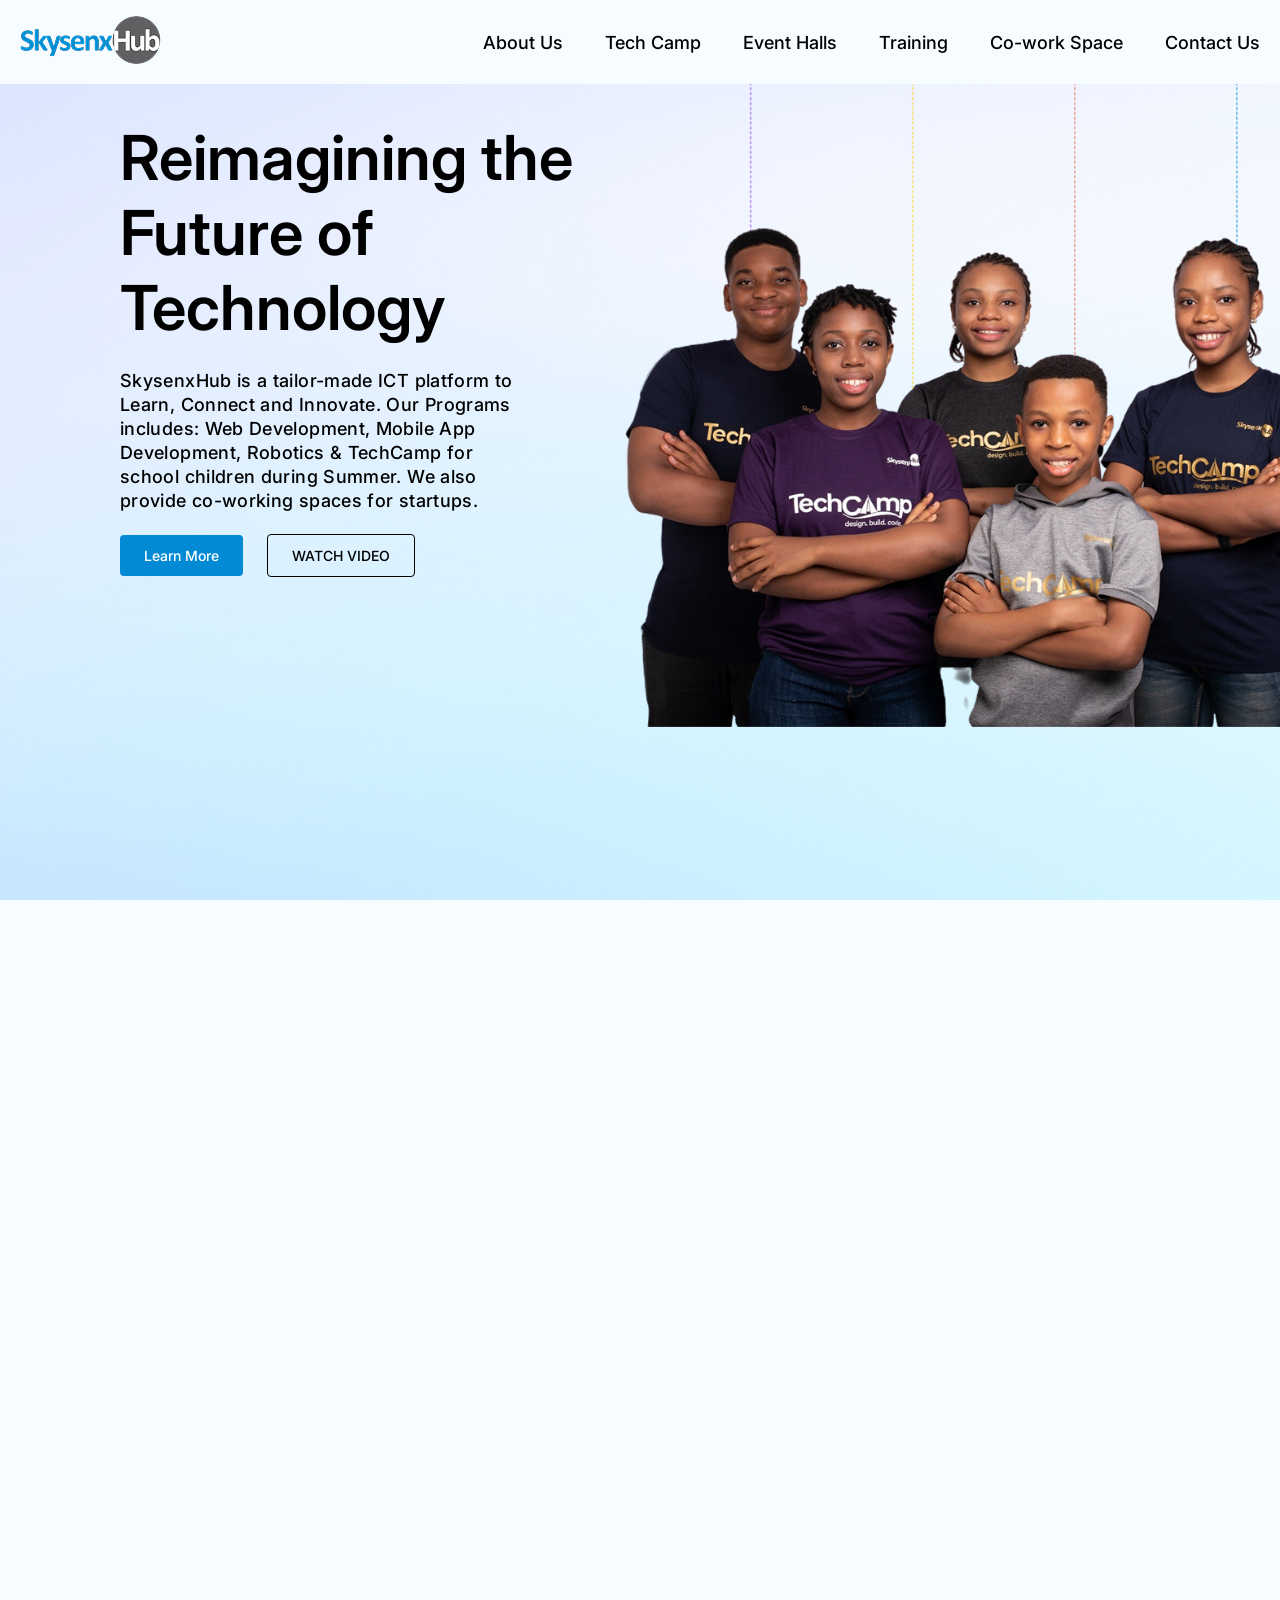
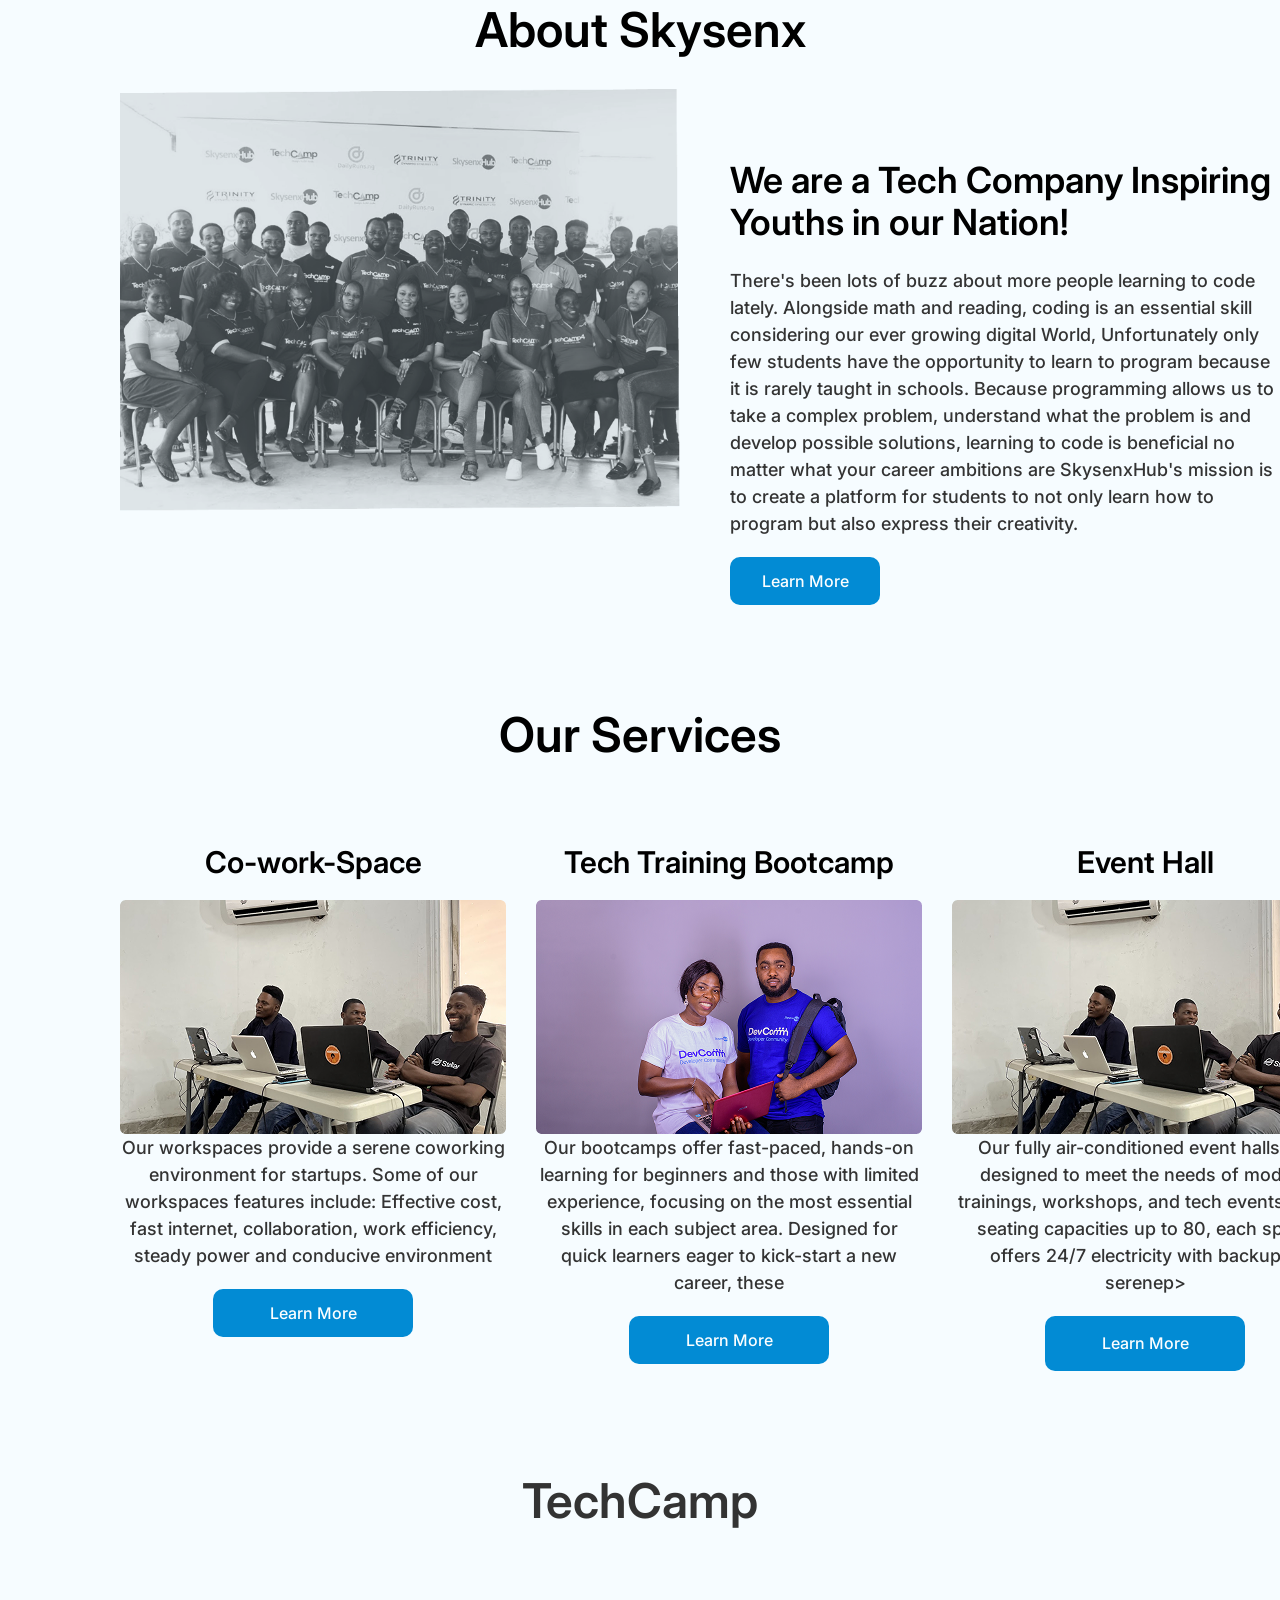
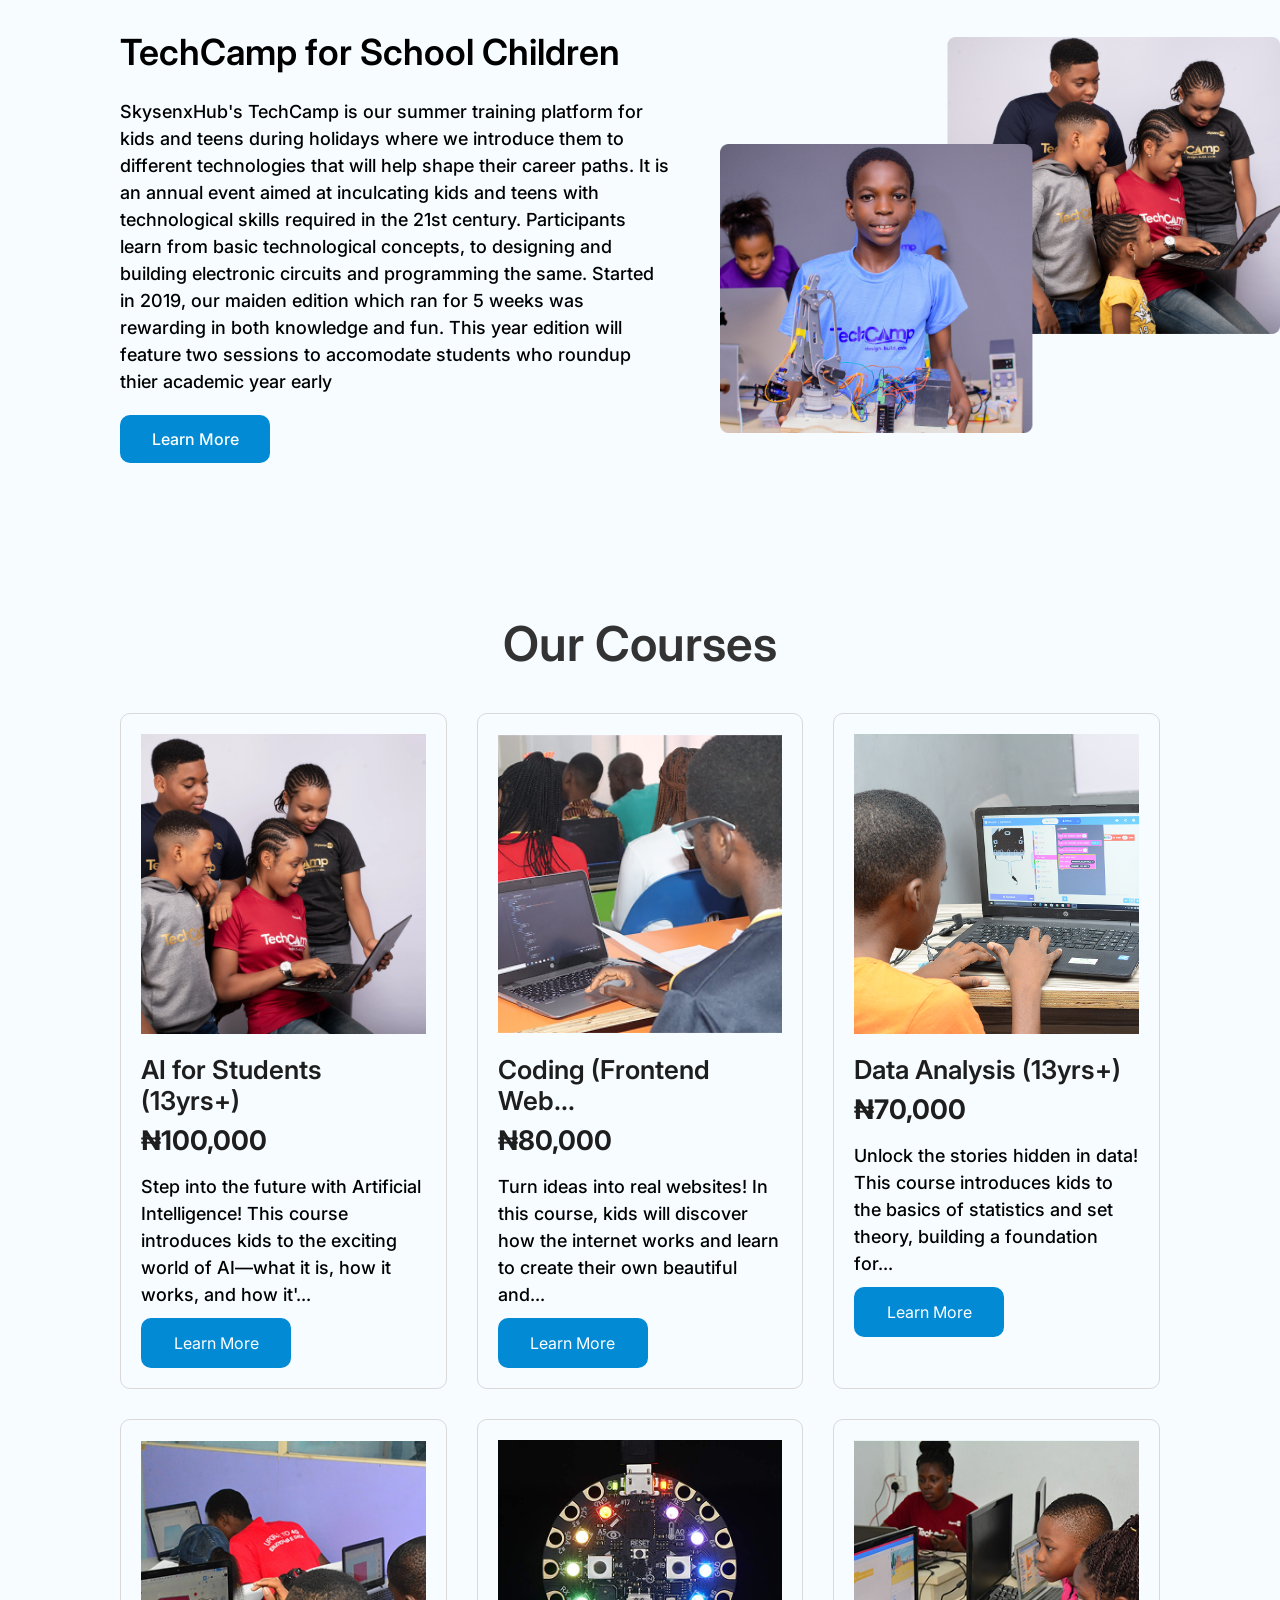
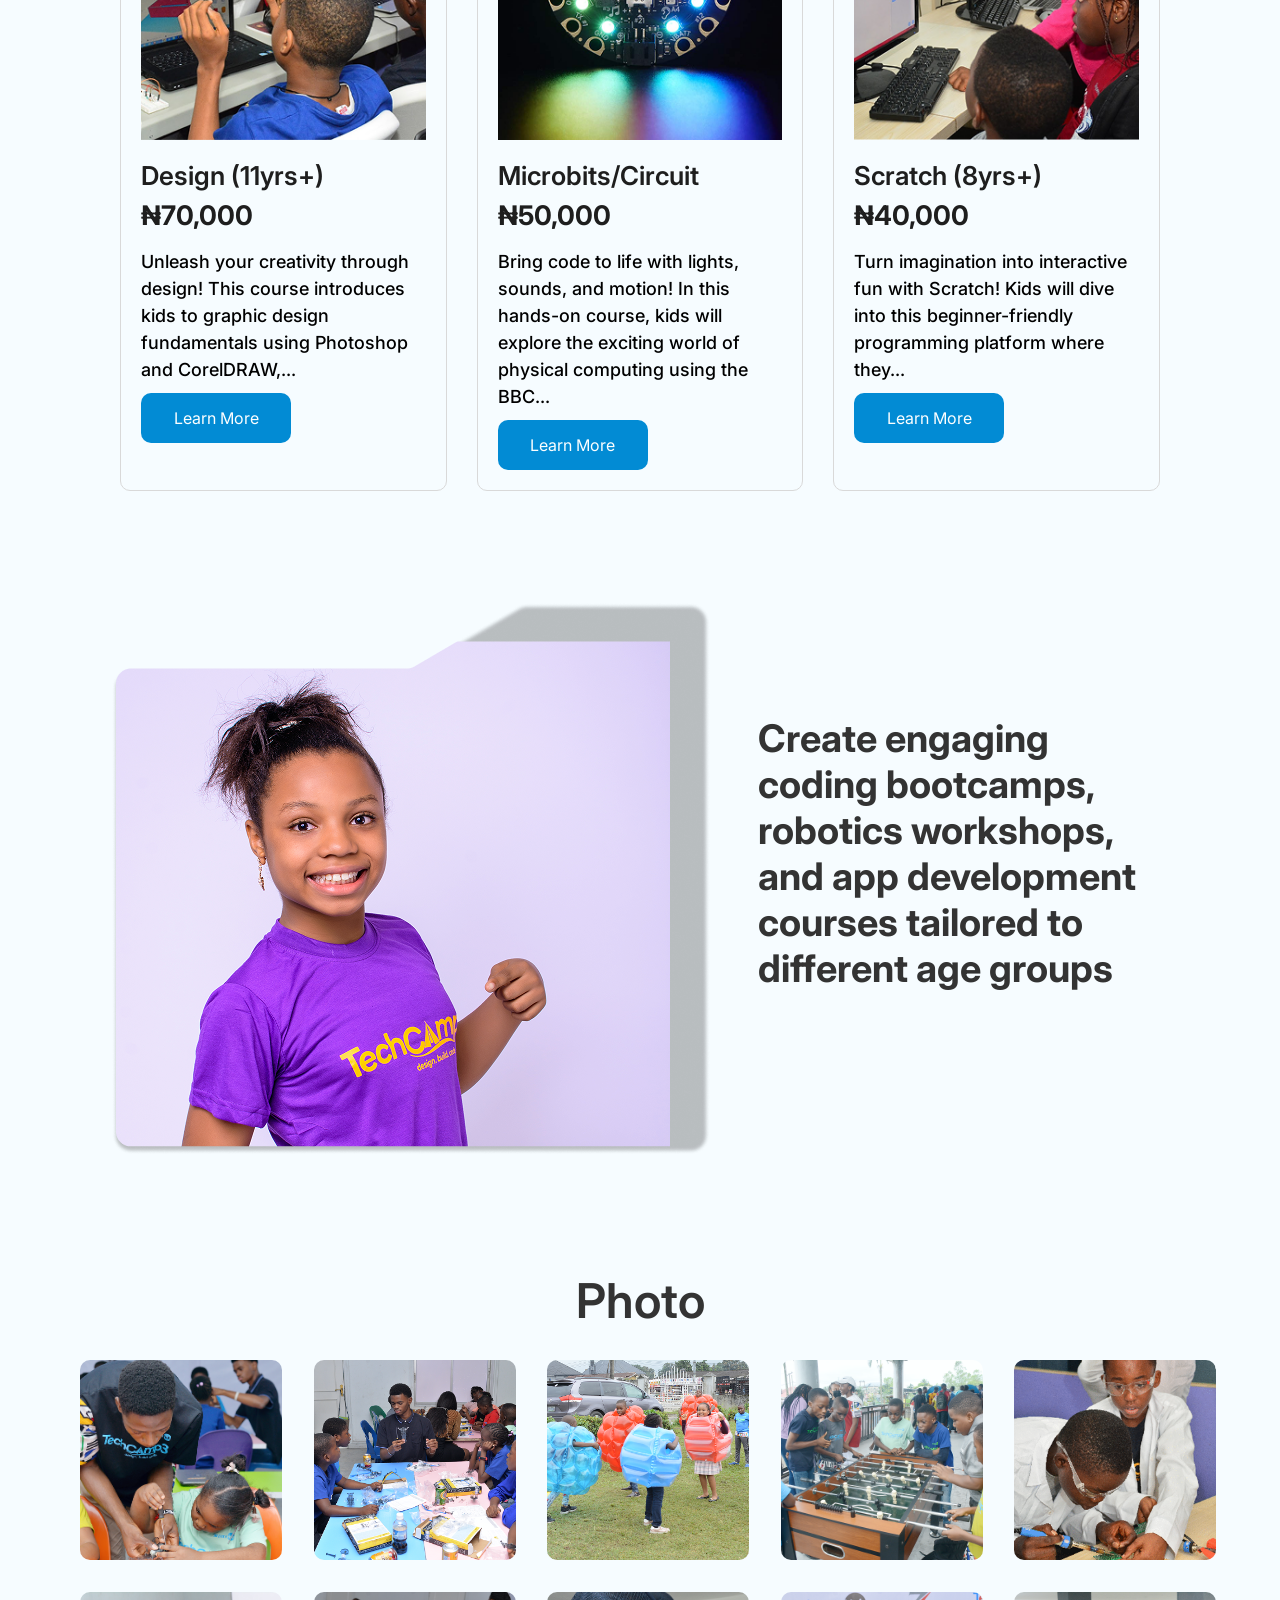
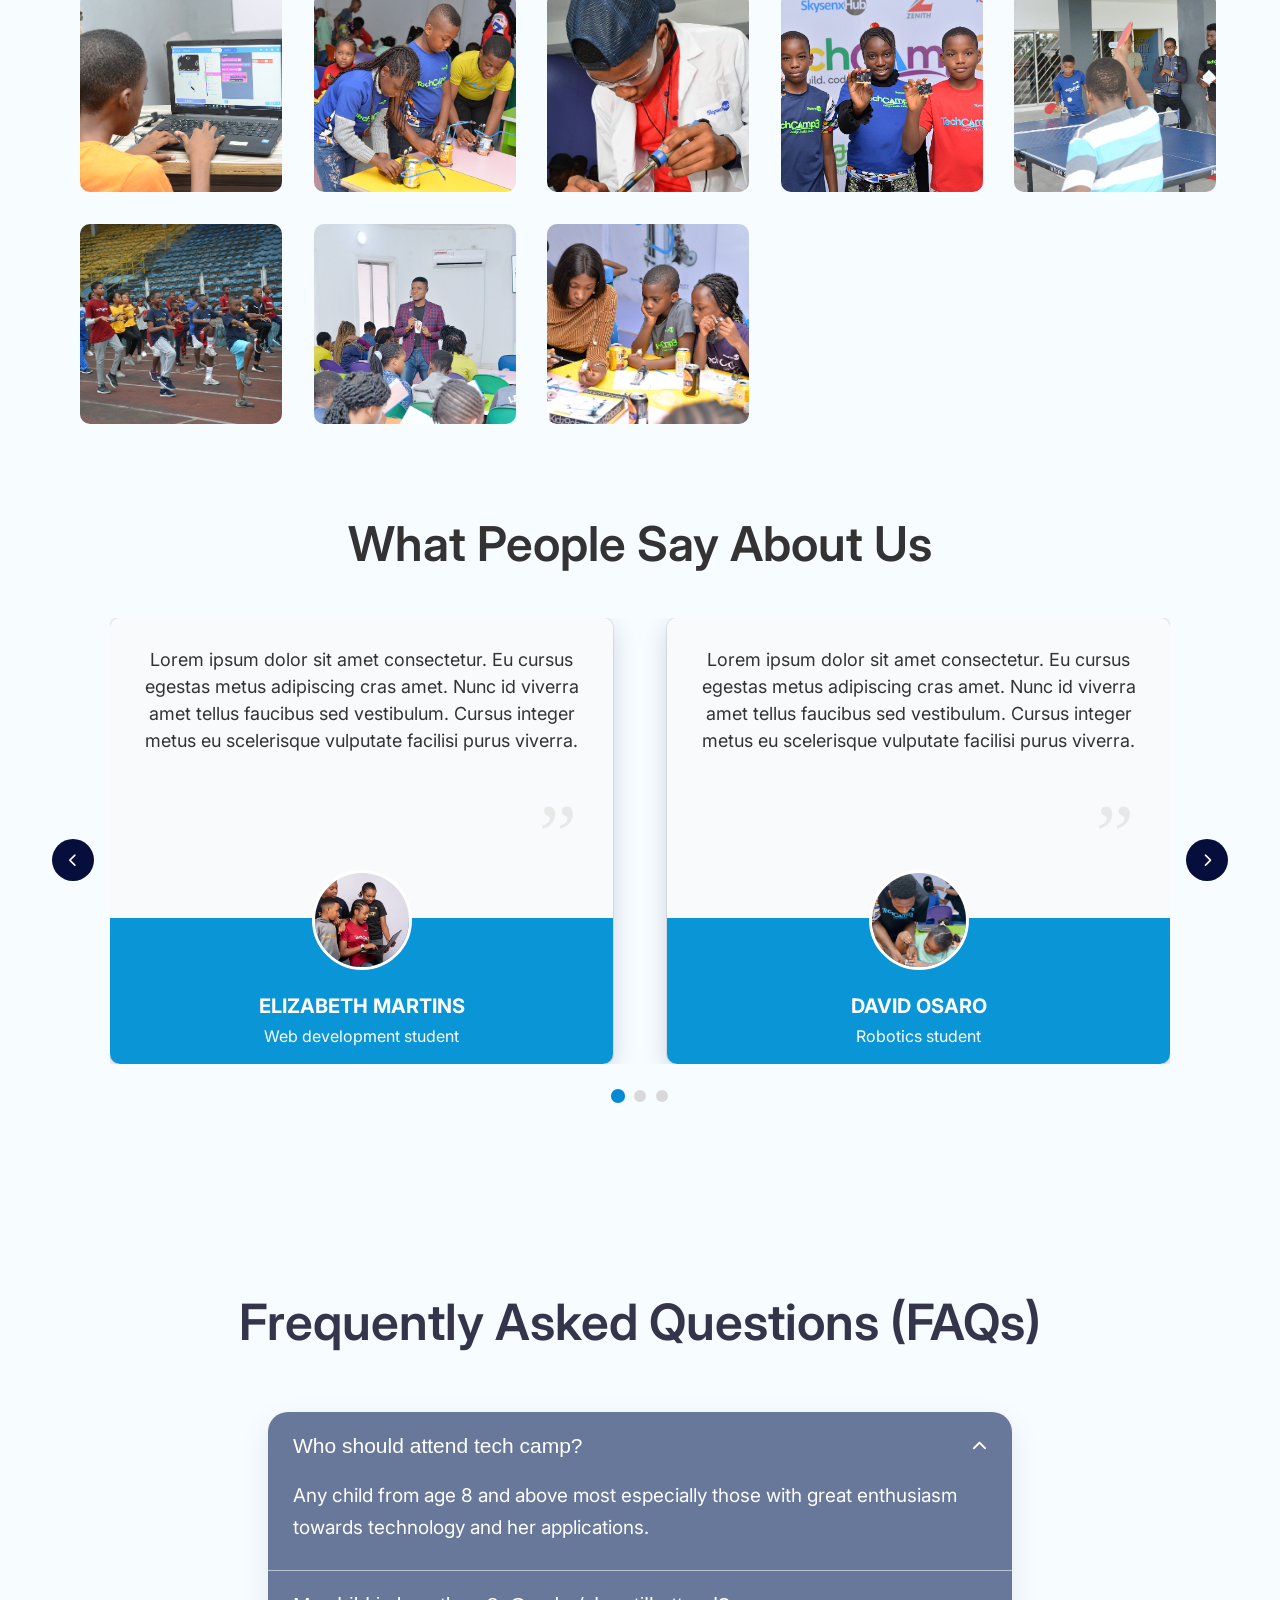
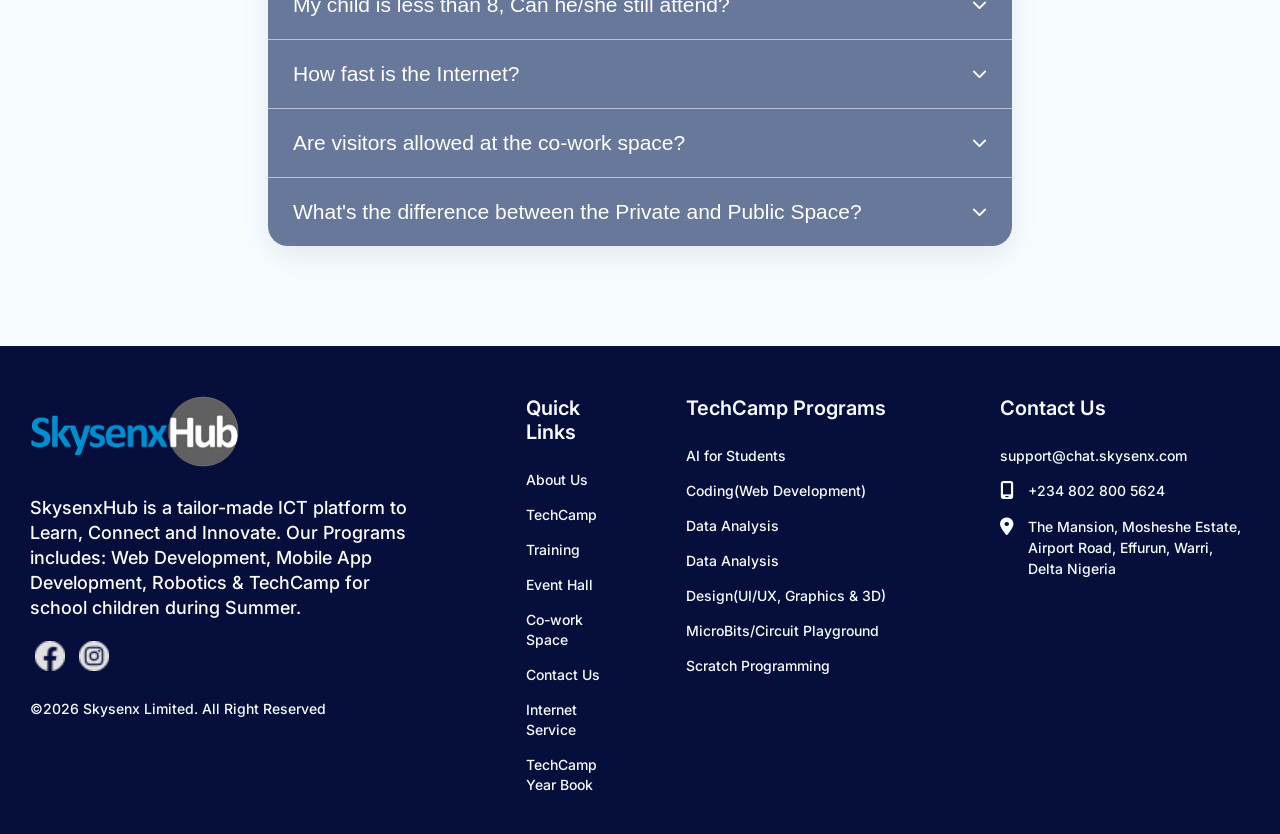
<file: index.html>
<!DOCTYPE html>
<html lang="en">
<head>
    <meta charset="UTF-8">
    <meta name="viewport" content="width=device-width, initial-scale=1.0">
    <title>Skysenx</title>
    <link rel="stylesheet" href="assets/css/style.css">
    <link rel="preconnect" href="https://fonts.googleapis.com">
    <link rel="preconnect" href="https://fonts.gstatic.com" crossorigin>
    <link href="https://fonts.googleapis.com/css2?family=Inter:ital,opsz,wght@0,14..32,100..900;1,14..32,100..900&family=Rubik:ital,wght@0,300..900;1,300..900&display=swap" rel="stylesheet">
    <link href="https://unpkg.com/aos@2.3.1/dist/aos.css" rel="stylesheet">
    <link rel="stylesheet"
href="https://cdnjs.cloudflare.com/ajax/libs/font-awesome/6.5.1/css/all.min.css">
</head>
<body>
    <main class="landing">
        <section class="nav">
            <div>
                <a href="/"><img src="assets/image/IMAGE 2022-09-23 6_32_48 PM 2.png" alt="Skysenx"></a>
            </div>
            <div class="nav-link" id="navMenu">
                <a class="mobile-menu-logo" href="/">
                    <img src="assets/image/IMAGE 2022-09-23 6_32_48 PM 2.png" alt="Skysenx">
                </a>
                <button class="close-menu" id="closeMenu" type="button" aria-label="Close menu">&times;</button>
                <ul>
                    <li><a href="about.html">About Us</a></li>
                    <li><a href="tech.html">Tech Camp</a></li>
                    <li><a href="event.html">Event Halls</a></li>
                    <li><a href="training.html">Training</a></li>
                    <li><a href="co-work.html">Co-work Space</a></li>
                    <li><a href="contact.html">Contact Us</a></li>
                </ul>
            </div>
            <button class="menu-toggle" id="menuToggle" type="button" aria-label="Open menu">
                ☰
            </button>
        </section>
        <section class="hero">
            <!-- <div class="hero-image">
                <img src="assets/image/Frame 3472555.png" alt="">
            </div> -->
            <div  class="hero-content">
                <div class="hero-text">
                    <h1 class="hero-title">Reimagining  the Future of Technology </h1>
                    <p class="hero-con">SkysenxHub is a tailor-made ICT platform to Learn, Connect and Innovate. Our Programs includes: Web Development, Mobile App Development, Robotics & TechCamp for school children during Summer. We also provide co-working spaces for startups. </p>
                    <ul>
                        <li><a class="a" href="about.html">Learn More</a></li>
                        <li><a href="#video">WATCH VIDEO</a></li>
                    </ul>
                </div>
                <div data-aos="zoom-in" class="hero-image-2">
                    <img src="assets/image/fred.png" alt="">
                    
                </div>
                <div class="he-im">
                    <img  src="assets/image/second.png" alt="">
                </div>
            </div>
        </section>
        <section  data-aos="fade-up"
             data-aos-duration="3000" class="shape" id="video">
            <div class="shape-1"><iframe width="560" height="315" src="https://www.youtube.com/embed/9NnYErhHJfY?si=4ehnRdBE27BcUYML" title="YouTube video player" frameborder="0" allow="accelerometer; autoplay; clipboard-write; encrypted-media; gyroscope; picture-in-picture; web-share" referrerpolicy="strict-origin-when-cross-origin" allowfullscreen></iframe> </div>
            <div class="shape-2"><img src="assets/image/Ellipse 1.png" alt=""></div>

            <div class="shape3"><iframe width="560" height="315" src="https://www.youtube.com/embed/K2-2CE3nTKY?si=GKmEwdF5OGBd-RNX" title="YouTube video player" frameborder="0" allow="accelerometer; autoplay; clipboard-write; encrypted-media; gyroscope; picture-in-picture; web-share" referrerpolicy="strict-origin-when-cross-origin" allowfullscreen></iframe></div>
        </section>
        <section class="about">
            <h1 class="about-h1">About Skysenx</h1>
            <div class="about-content">
                <div>
                    <img class="about-img" src="assets/image/image 14.png" alt="About Skysenx">
                </div>
                <div class="ab"><h1 class="about-h2">We are a Tech Company Inspiring Youths in our Nation!</h1>
                <p>There's been lots of buzz about more people learning to code lately. Alongside math and reading, coding is an essential skill considering our ever growing digital World, Unfortunately only few students have the opportunity to learn to program because it is rarely taught in schools. Because programming allows us to take a complex problem, understand what the problem is and develop possible solutions, learning to code is beneficial no matter what your career ambitions are SkysenxHub's mission is to create a platform for students to not only learn how to program but also express their creativity.</p>
                <a class="sec" href="about.html">Learn More</a>
                </div>
            </div>
        </section>
        <section class="services">
            <h1 class="services-h1">Our Services</h1>
            <div class="grid">
            <div>
                <h1 class="services-h2">Co-work-Space</h1>
                <img src="assets/image/image 15.png" alt="">
                <p>Our workspaces provide a serene coworking environment for startups. Some of our workspaces features include: Effective cost, fast internet, collaboration, work efficiency, steady power and conducive environment</p>
                <a href="co-work.html">Learn More</a>
            </div>
            <div>
                <h1 class="services-h2">Tech Training Bootcamp</h1>
                <img src="assets/image/image 16.png" alt="">
                <p>Our bootcamps offer fast-paced, hands-on learning for beginners and those with limited experience, focusing on the most essential skills in each subject area. Designed for quick learners eager to kick-start a new career, these</p>
                <a href="tech.html">Learn More</a>
            </div>
            <div>
                <h1 class="services-h2">Event Hall</h1>
                <img src="assets/image/Frame 25.png" alt="">
                <p>Our fully air-conditioned event halls are designed to meet the needs of modern trainings, workshops, and tech events. With seating capacities up to 80, each space offers 24/7 electricity with backup, a serenep>
                <a href="event.html">Learn More</a>
            </div>
            </div>
        </section>
        <section class="techcamp">
            <h1 class="techcamp-h1">TechCamp</h1>
            <div class="techcamp-content">
                <div class="ab">
                    <h1>TechCamp for School Children</h1>
                    <p class="p">SkysenxHub's TechCamp is our summer training platform for kids and teens during holidays where we introduce them to different technologies that will help shape their career paths. It is an annual event aimed at inculcating kids and teens with technological skills required in the 21st century. Participants learn from basic technological concepts, to designing and building electronic circuits and programming the same. Started in 2019, our maiden edition which ran for 5 weeks was rewarding in both knowledge and fun. This year edition will feature two sessions to accomodate students who roundup thier academic year early</p>
                    <a class="sec sec--2" href="tech.html">Learn More</a>
                </div>
                <div>
                    <img class="techcamp-img" src="assets/image/Group 1.png" alt="">
                </div>
            </div>
        </section>

        <section class="courses">
            <h1 class="courses-h1">Our Courses</h1>
            <div class="grid-2">
                <div >
                 <img src="assets/image/new.jpg" alt="">   
                <h2>AI for Students (13yrs+)</h2>
                <h1>₦100,000</h1>
                <p>Step into the future with Artificial Intelligence! This course introduces kids to the exciting world of AI—what it is, how it works, and how it'...</p>
                <a href="tech.html">Learn More</a>
                </div>
                <div><img src="assets/image/new1.jpg" alt="">
                    <h2>Coding (Frontend Web...</h2>
                    <h1>₦80,000</h1>
                    <p>Turn ideas into real websites! In this course, kids will discover how the internet works and learn to create their own beautiful and...</p>
                    <a href="tech.html">Learn More</a>
                </div>
                <div><img src="assets/image/new2.jpg" alt="">
                    <h2>Data Analysis (13yrs+)</h2>
                    <h1>₦70,000</h1>
                    <p>Unlock the stories hidden in data! This course introduces kids to the basics of statistics and set theory, building a foundation for...</p>
                    <a href="tech.html">Learn More</a>
                </div>
                <div><img src="assets/image/new3.jpg" alt="">
                <h2>Design (11yrs+)</h2>
                <h1>₦70,000</h1>
                <p>Unleash your creativity through design! This course introduces kids to graphic design fundamentals using Photoshop and CorelDRAW,...</p>
                <a href="tech.html">Learn More</a>
                </div>
                <div><img src="assets/image/new4.jpg" alt="">
                <h2>Microbits/Circuit</h2>
                <h1>₦50,000</h1>
                <p>Bring code to life with lights, sounds, and motion! In this hands-on course, kids will explore the exciting world of physical computing using the BBC...</p>
                <a href="tech.html">Learn More</a>
                </div>
                <div><img src="assets/image/new5.jpg" alt="">
                <h2>Scratch (8yrs+)</h2>
                <h1>₦40,000</h1>
                <p>Turn imagination into interactive fun with Scratch! Kids will dive into this beginner-friendly programming platform where they...</p>
                <a href="tech.html">Learn More</a>
                </div>
                
            </div>
        </section>

        <section class="boot">
            <div><img src="assets/image/creative-img.png" alt=""></div>
            <div><h1>Create engaging coding bootcamps, robotics workshops, and app development courses tailored to different age groups</h1></div>
        </section>

        <section class="image">
             <h1>Photo</h1>
            <div class="images">
                <img src="assets/image/pic-1.png" alt="">
                <img src="assets/image/pic-3.png" alt="">
                <img src="assets/image/pic-4.png" alt="">
                <img src="assets/image/pic-5.png" alt="">
                <img src="assets/image/pic-6.png" alt="">
                <img src="assets/image/pic-7.png" alt="">
                <img src="assets/image/pic-8.png" alt="">
                <img src="assets/image/pic-9.png" alt="">
                <img src="assets/image/pic-10.png" alt="">
                <img src="assets/image/pic-11.png" alt="">
                <img src="assets/image/pic-12.png" alt="">
                <img src="assets/image/pic-13.png" alt="">
                <img src="assets/image/pic-14.png" alt="">
            </div>
        </section>
        <section class="testimonial">
            <h1>What People Say About Us</h1>
            <div class="testimonial-carousel" aria-label="Student testimonials">
                <button class="testimonial-btn testimonial-prev" type="button" aria-label="Previous testimonial">
                    <i class="fa-solid fa-chevron-left"></i>
                </button>
                <div class="testimonial-window">
                    <div class="testimonial-track">
                        <article class="testimonial-card">
                            <div class="testimonial-copy">
                                <p>Lorem ipsum dolor sit amet consectetur. Eu cursus egestas metus adipiscing cras amet. Nunc id viverra amet tellus faucibus sed vestibulum. Cursus integer metus eu scelerisque vulputate facilisi purus viverra.</p>
                                <span>&rdquo;</span>
                            </div>
                            <div class="testimonial-profile">
                                <img src="assets/image/new.jpg" alt="Elizabeth Martins">
                                <h3>ELIZABETH MARTINS</h3>
                                <p>Web development student</p>
                            </div>
                        </article>
                        <article class="testimonial-card">
                            <div class="testimonial-copy">
                                <p>Lorem ipsum dolor sit amet consectetur. Eu cursus egestas metus adipiscing cras amet. Nunc id viverra amet tellus faucibus sed vestibulum. Cursus integer metus eu scelerisque vulputate facilisi purus viverra.</p>
                                <span>&rdquo;</span>
                            </div>
                            <div class="testimonial-profile">
                                <img src="assets/image/pic-1.png" alt="David Osaro">
                                <h3>DAVID OSARO</h3>
                                <p>Robotics student</p>
                            </div>
                        </article>
                        <article class="testimonial-card">
                            <div class="testimonial-copy">
                                <p>Lorem ipsum dolor sit amet consectetur. Eu cursus egestas metus adipiscing cras amet. Nunc id viverra amet tellus faucibus sed vestibulum. Cursus integer metus eu scelerisque vulputate facilisi purus viverra.</p>
                                <span>&rdquo;</span>
                            </div>
                            <div class="testimonial-profile">
                                <img src="assets/image/new1.jpg" alt="Sarah Efe">
                                <h3>SARAH EFE</h3>
                                <p>Frontend student</p>
                            </div>
                        </article>
                        <article class="testimonial-card">
                            <div class="testimonial-copy">
                                <p>Lorem ipsum dolor sit amet consectetur. Eu cursus egestas metus adipiscing cras amet. Nunc id viverra amet tellus faucibus sed vestibulum. Cursus integer metus eu scelerisque vulputate facilisi purus viverra.</p>
                                <span>&rdquo;</span>
                            </div>
                            <div class="testimonial-profile">
                                <img src="assets/image/pic-3.png" alt="Praise Okoro">
                                <h3>PRAISE OKORO</h3>
                                <p>TechCamp student</p>
                            </div>
                        </article>
                    </div>
                </div>
                <button class="testimonial-btn testimonial-next" type="button" aria-label="Next testimonial">
                    <i class="fa-solid fa-chevron-right"></i>
                </button>
                <div class="testimonial-dots" aria-label="Testimonial carousel navigation"></div>
            </div>
        </section>
        <!-- <section class="faq-section">
    <h1>Frequently Asked Questions (FAQs)</h1>

    <div class="faq-container">

        <div class="faq-item active">
            <button class="faq-question">
                Who should attend tech camp?
                <span class="icon">⌃</span>
            </button>

            <div class="faq-answer">
                <p>
                    Any child from age 8 and above, especially those with great
                    enthusiasm towards technology and its applications.
                </p>
            </div>
        </div>

        <div class="faq-item">
            <button class="faq-question">
                My child is less than 8, Can he/she still attend?
                <span class="icon">⌄</span>
            </button>

            <div class="faq-answer">
                <p>
                    Yes, younger children may attend depending on the program
                    requirements and parental guidance.
                </p>
            </div>
        </div>

        <div class="faq-item">
            <button class="faq-question">
                How fast is the Internet?
                <span class="icon">⌄</span>
            </button>

            <div class="faq-answer">
                <p>
                    We provide high-speed internet suitable for learning,
                    coding, video conferencing, and other online activities.
                </p>
            </div>
        </div>

        <div class="faq-item">
            <button class="faq-question">
                Are visitors allowed at the co-work space?
                <span class="icon">⌄</span>
            </button>

            <div class="faq-answer">
                <p>
                    Visitors are welcome during approved hours and must comply
                    with facility guidelines.
                </p>
            </div>
        </div>

        <div class="faq-item">
            <button class="faq-question">
                What's the difference between the Private and Public Space?
                <span class="icon">⌄</span>
            </button>

            <div class="faq-answer">
                <p>
                    Private spaces offer dedicated work areas while public
                    spaces are shared among members.
                </p>
            </div>
        </div>

    </div>
</section> -->
        
<section class="faq-section">

    <h1>Frequently Asked Questions (FAQs)</h1>

    <div class="faq-wrapper">

        <div class="faq-item active">
            <button class="faq-btn">
                <span>Who should attend tech camp?</span>
                <i class="fa-solid fa-chevron-up"></i>
            </button>

            <div class="faq-content">
                <p>
                    Any child from age 8 and above most especially those with
                    great enthusiasm towards technology and her applications.
                </p>
            </div>
        </div>

        <div class="faq-item">
            <button class="faq-btn">
                <span>My child is less than 8, Can he/she still attend?</span>
                <i class="fa-solid fa-chevron-down"></i>
            </button>

            <div class="faq-content">
                <p>
                    Children below 8 may still participate in selected programs
                    depending on requirements.
                </p>
            </div>
        </div>

        <div class="faq-item">
            <button class="faq-btn">
                <span>How fast is the Internet?</span>
                <i class="fa-solid fa-chevron-down"></i>
            </button>

            <div class="faq-content">
                <p>
                    We provide high-speed internet suitable for learning,
                    streaming and coding activities.
                </p>
            </div>
        </div>

        <div class="faq-item">
            <button class="faq-btn">
                <span>Are visitors allowed at the co-work space?</span>
                <i class="fa-solid fa-chevron-down"></i>
            </button>

            <div class="faq-content">
                <p>
                    Visitors are welcome during approved visiting periods.
                </p>
            </div>
        </div>

        <div class="faq-item">
            <button class="faq-btn">
                <span>What's the difference between the Private and Public Space?</span>
                <i class="fa-solid fa-chevron-down"></i>
            </button>

            <div class="faq-content">
                <p>
                    Private spaces are dedicated while public spaces are shared.
                </p>
            </div>
        </div>

    </div>

</section>

    <!-- <section class="slider-wrapper">
        <h1>What People Say About Us</h1>
    <div class="slider-track">
        <div></div>
        <div class="slide">
           <h3>Supportive community and very hands-on learning style. I enjoyed every bit of it and i'm glad i joined</h3>
        </div>
        <img src="assets/image/new2.jpg" class="slide" alt="">
        <img src="assets/image/new.jpg" class="slide" alt="">
        <img src="assets/image/new.jpg" class="slide" alt="">
        <img src="assets/image/new.jpg" class="slide" alt="">
        <img src="assets/image/new.jpg" class="slide" alt="">
        <img src="assets/image/new.jpg" class="slide" alt="">
        <img src="assets/image/new.jpg" class="slide" alt="">
        <img src="assets/image/new.jpg" class="slide" alt="">
    </div>

    <div class="slider-dots">
        <span class="dot active-dot"></span>
        
    </div> -->

</section>

        <section class="footer">
            <div class="foot1">
                 <div>
                    <div>
                        <a href="/"><img src="assets/image/IMAGE 2022-09-23 6_32_48 PM 2(1).png" alt="Skysenx" class="foot-logo"></a>
                     </div>
                      <div><p>SkysenxHub is a tailor-made ICT platform to Learn, Connect and Innovate. Our Programs includes: Web Development, Mobile App Development, Robotics & TechCamp for school children during Summer.</p></div>
                     <a href="https://www.facebook.com/skysenxhub" target="_blank"><img src="assets/image/Vector.png" alt="" class="f-link"></a>
                    <a href="https://www.instagram.com/skysenxhub?utm_source=ig_web_button_share_sheet&igsh=dXNmMjZvbnVqMHk3" target="_blank"><img src="assets/image/Frame.png" alt="" class="f-link"></a>
                     <footer>&copy;2026 Skysenx Limited. All Right Reserved</footer>
                 </div>
            </div>
            <div class="foot2">
                <div class="quick">
                    <h3>Quick Links</h3>
                    <ul>
                    <li><a href="about.html">About Us</a></li>
                    <li><a href="tech.html">TechCamp</a></li>
                    <li><a href="">Training</a></li>
                    <li><a href="">Event Hall</a></li>
                    <li><a href="">Co-work Space</a></li>
                    <li><a href="">Contact Us</a></li>
                    <li><a href="https://www.skysenxwireless.com/" target="_blank">Internet Service</a></li>
                    <li><a href="tech.html">TechCamp Year Book</a></li>
                    </ul>
                </div>
                <div class="quick q--q">
                    <h3>TechCamp Programs</h3>
                    <ul>
                    <li><a href="tech.html">AI for Students</a></li>
                    <li><a href="tech.html">Coding(Web Development)</a></li>
                    <li><a href="tech.html">Data Analysis</a></li>
                    <li><a href="tech.html">Data Analysis</a></li>
                    <li><a href="tech.html">Design(UI/UX, Graphics & 3D)</a></li>
                    <li><a href="tech.html">MicroBits/Circuit Playground</a></li>
                    <li><a href="tech.html">Scratch Programming</a></li>
                    </ul>
                </div>
                <div class="quick contact">
                    <h3>Contact Us</h3>
                    <ul>
                        <li><a href="mailto:support@chat.skysenx.com" target="_blank">support@chat.skysenx.com</a></li>
                        <li class="contact-item">
                            <i class="fa-solid fa-mobile-screen"></i>
                            <p>+234 802 800 5624</p>
                        </li>
                        <li class="contact-item">
                            <i class="fa-solid fa-location-dot"></i>
                            <p>The Mansion, Mosheshe Estate, Airport Road, Effurun, Warri, Delta Nigeria</p>
                        </li>
                    </ul>
                </div>
            </div>
        </section>

    </main>
    <script src="/assets/js/script.js"></script>
    <script src="https://unpkg.com/aos@2.3.1/dist/aos.js"></script>
    <script>
  AOS.init();
</script>

</body>

</html>
</file>
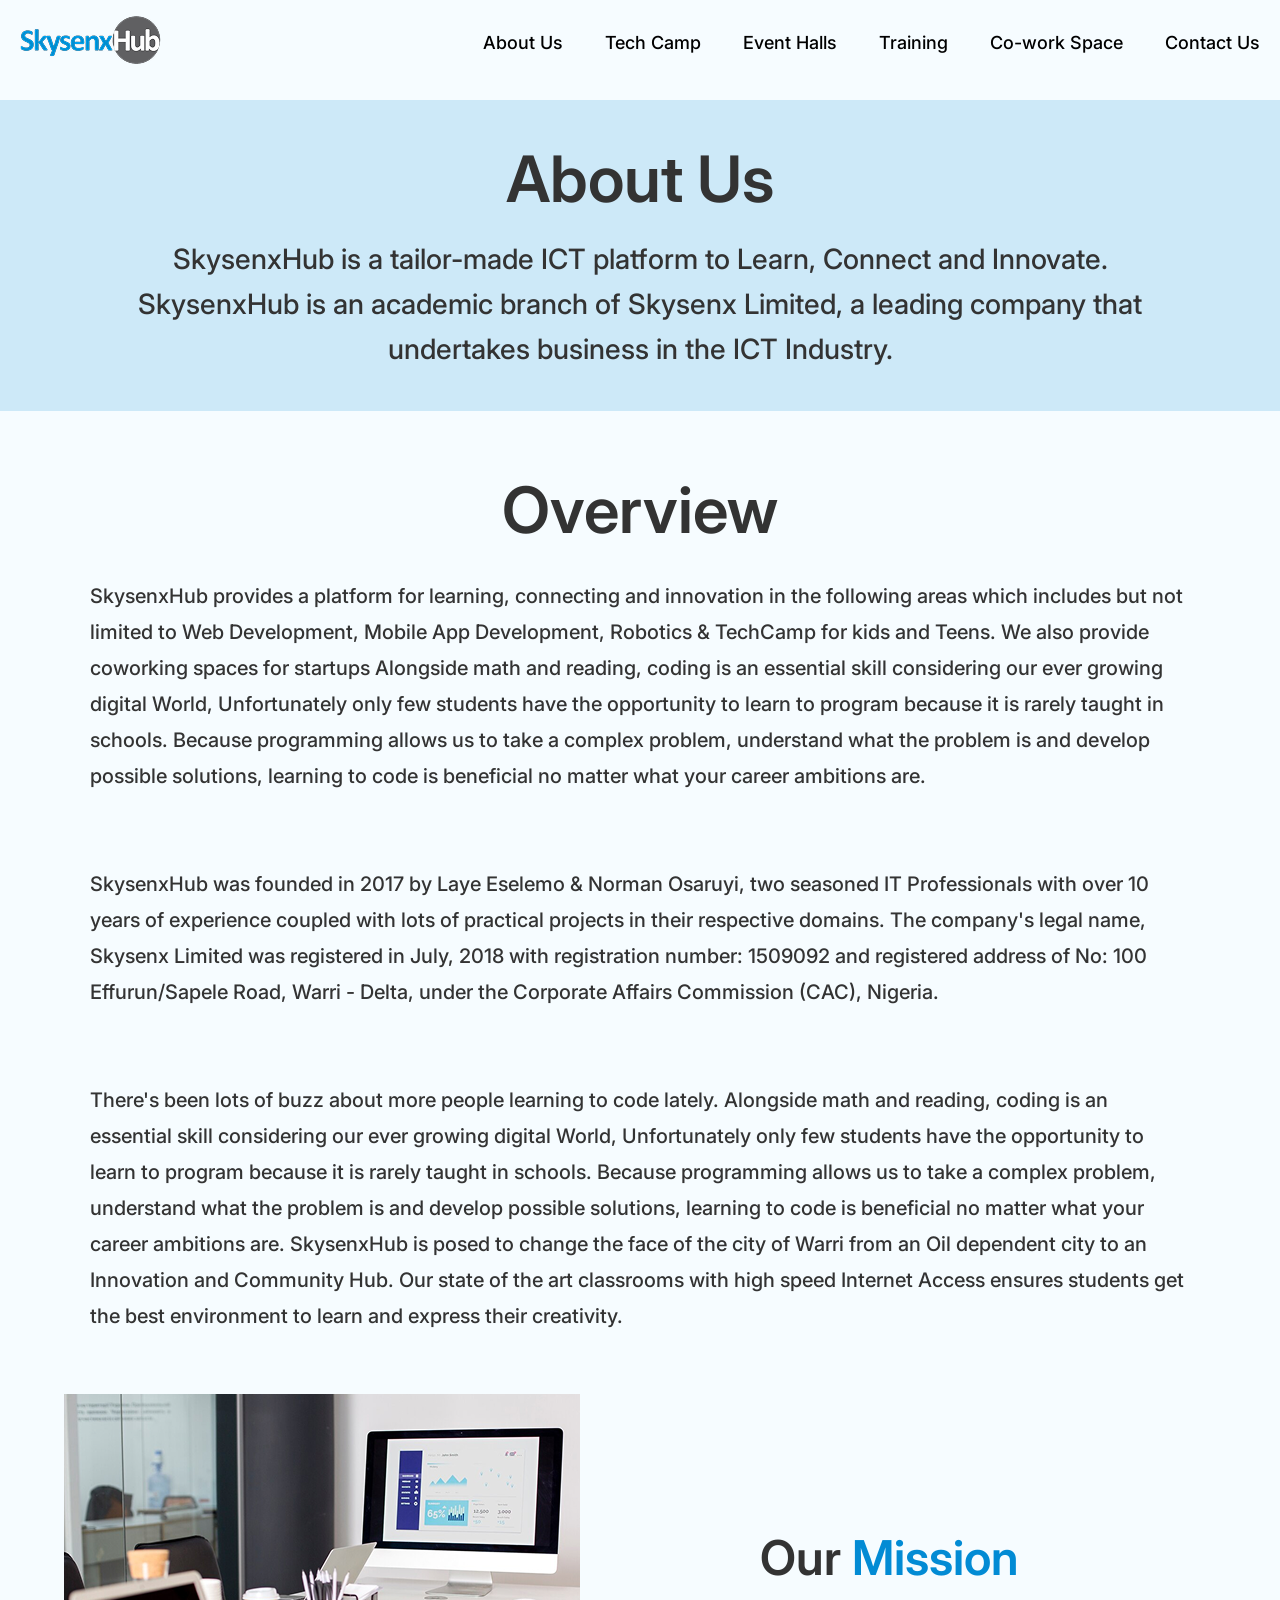
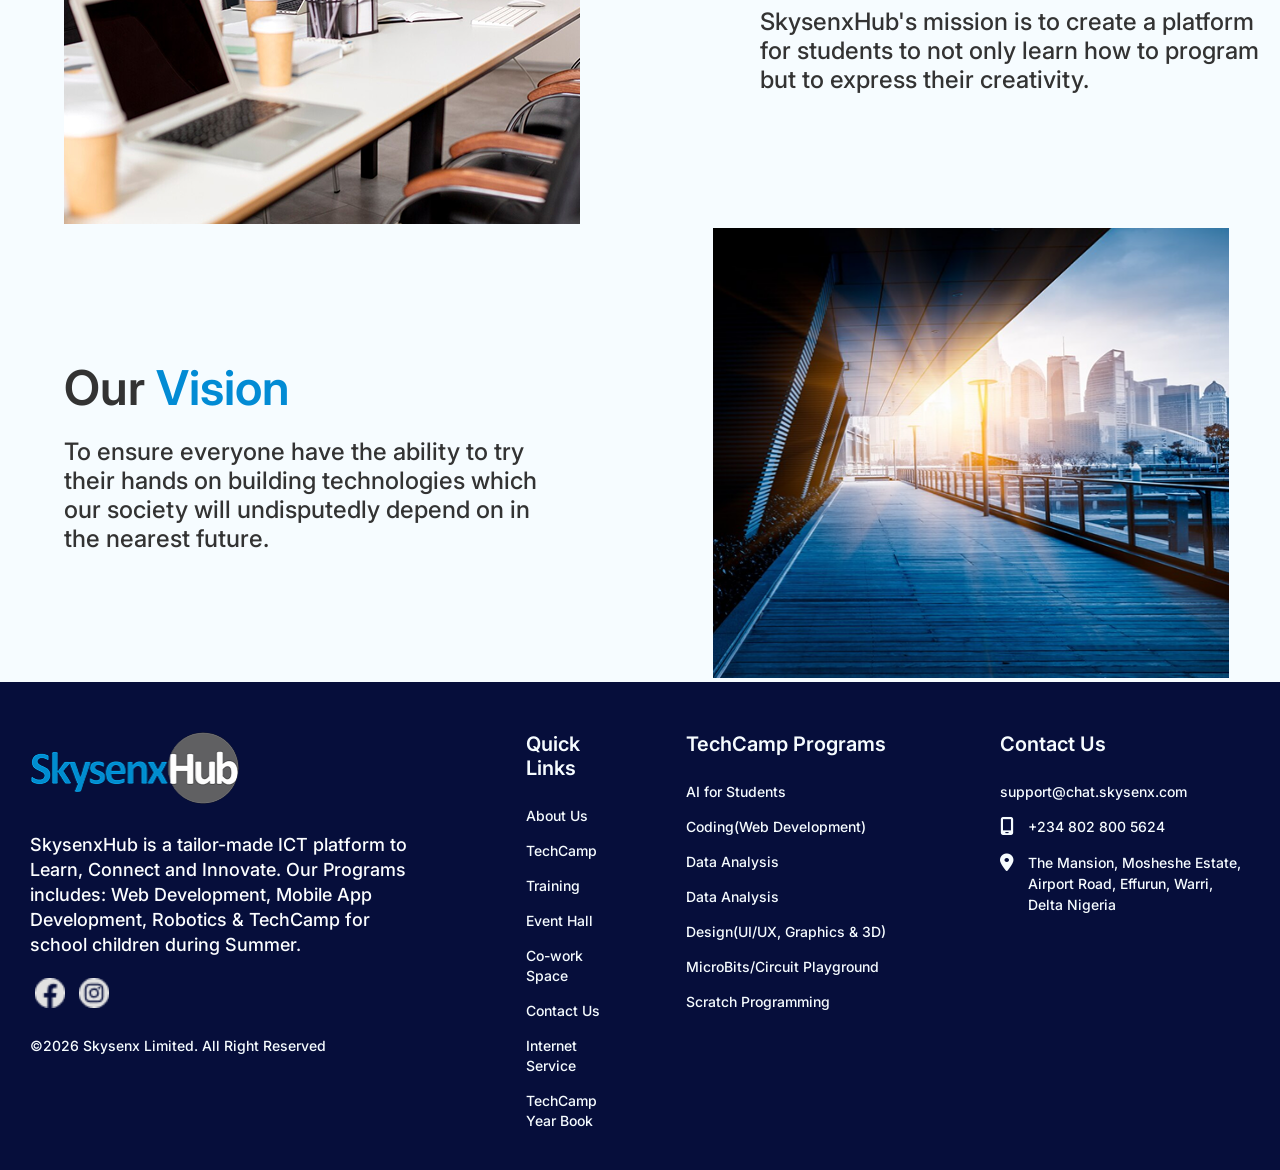
<file: about.html>
<!DOCTYPE html>
<html lang="en">
<head>
    <meta charset="UTF-8">
    <meta name="viewport" content="width=device-width, initial-scale=1.0">
    <title>Skysenx</title>
    <link rel="stylesheet" href="assets/css/about.css">
     <link rel="preconnect" href="https://fonts.googleapis.com">
    <link rel="preconnect" href="https://fonts.gstatic.com" crossorigin>
    <link href="https://fonts.googleapis.com/css2?family=Inter:ital,opsz,wght@0,14..32,100..900;1,14..32,100..900&family=Rubik:ital,wght@0,300..900;1,300..900&display=swap" rel="stylesheet">
    <link rel="stylesheet" href="https://cdnjs.cloudflare.com/ajax/libs/font-awesome/6.5.2/css/all.min.css">
</head>
<body>
    <main class="landing">
        <section class="nav">
            <div>
                <a href="/"><img src="assets/image/IMAGE 2022-09-23 6_32_48 PM 2.png" alt="Skysenx"></a>
            </div>
            <div class="nav-link" id="navMenu">
                <a class="mobile-menu-logo" href="/">
                    <img src="assets/image/IMAGE 2022-09-23 6_32_48 PM 2.png" alt="Skysenx">
                </a>
                <button class="close-menu" id="closeMenu" type="button" aria-label="Close menu">&times;</button>
                <ul>
                    <li><a href="">About Us</a></li>
                    <li><a href="tech.html">Tech Camp</a></li>
                    <li><a href="event.html">Event Halls</a></li>
                    <li><a href="training.html">Training</a></li>
                    <li><a href="co-work.html">Co-work Space</a></li>
                    <li><a href="contact.html">Contact Us</a></li>
                </ul>
            </div>
            <button class="menu-toggle" id="menuToggle" type="button" aria-label="Open menu">
                ☰
            </button>
        </section>
        <section class="about">
            <h1>About Us</h1>
            <P>SkysenxHub is a tailor-made ICT platform to Learn, Connect and Innovate. SkysenxHub is an academic branch of Skysenx Limited, a leading company that undertakes business in the ICT Industry.</P>
        </section>
        <section class="overview">
            <h1>Overview</h1>
            <p>SkysenxHub provides a platform for learning, connecting and innovation in the following areas which includes but not limited to Web Development, Mobile App Development, Robotics & TechCamp for kids and Teens. We also provide coworking spaces for startups Alongside math and reading, coding is an essential skill considering our ever growing digital World, Unfortunately only few students have the opportunity to learn to program because it is rarely taught in schools. Because programming allows us to take a complex problem, understand what the problem is and develop possible solutions, learning to code is beneficial no matter what your career ambitions are. <br> <br> <br> 

SkysenxHub was founded in 2017 by Laye Eselemo & Norman Osaruyi, two seasoned IT Professionals with over 10 years of experience coupled with lots of practical projects in their respective domains. The company's legal name, Skysenx Limited was registered in July, 2018 with registration number: 1509092 and registered address of No: 100 Effurun/Sapele Road, Warri - Delta, under the Corporate Affairs Commission (CAC), Nigeria. <br><br><br>

There's been lots of buzz about more people learning to code lately. Alongside math and reading, coding is an essential skill considering our ever growing digital World, Unfortunately only few students have the opportunity to learn to program because it is rarely taught in schools. Because programming allows us to take a complex problem, understand what the problem is and develop possible solutions, learning to code is beneficial no matter what your career ambitions are. SkysenxHub is posed to change the face of the city of Warri from an Oil dependent city to an Innovation and Community Hub. Our state of the art classrooms with high speed Internet Access ensures students get the best environment to learn and express their creativity.</p>
        </section>

        <section class="mission">
            <div><img src="assets/image/mission-img.png" alt=""></div>
            <div>
                <h1>Our <span>Mission</span></h1>
                <p>SkysenxHub's mission is to create a platform for students to not only learn how to program but to express their creativity.</p>
            </div>
        </section>
        <section class="mission vision">
            <div><img src="assets/image/image 20.png" alt=""></div>
            <div>
                <h1>Our <span>Vision</span></h1>
                <p>To ensure everyone have the ability to try their hands on building technologies which our society will undisputedly depend on in the nearest future.</p>
            </div>
        </section>

        <section class="footer">
            <div class="foot1">
                 <div>
                    <div>
                        <a href="/"><img src="assets/image/IMAGE 2022-09-23 6_32_48 PM 2(1).png" alt="Skysenx" class="foot-logo"></a>
                     </div>
                      <div><p>SkysenxHub is a tailor-made ICT platform to Learn, Connect and Innovate. Our Programs includes: Web Development, Mobile App Development, Robotics & TechCamp for school children during Summer.</p></div>
                     <a href="https://www.facebook.com/skysenxhub" target="_blank"><img src="assets/image/Vector.png" alt="" class="f-link"></a>
                    <a href="https://www.instagram.com/skysenxhub?utm_source=ig_web_button_share_sheet&igsh=dXNmMjZvbnVqMHk3" target="_blank"><img src="assets/image/Frame.png" alt="" class="f-link"></a>
                     <footer>&copy;2026 Skysenx Limited. All Right Reserved</footer>
                 </div>
            </div>
            <div class="foot2">
                <div class="quick">
                    <h3>Quick Links</h3>
                    <ul>
                    <li><a href="about.html">About Us</a></li>
                    <li><a href="tech.html">TechCamp</a></li>
                    <li><a href="">Training</a></li>
                    <li><a href="">Event Hall</a></li>
                    <li><a href="">Co-work Space</a></li>
                    <li><a href="">Contact Us</a></li>
                    <li><a href="https://www.skysenxwireless.com/" target="_blank">Internet Service</a></li>
                    <li><a href="tech.html">TechCamp Year Book</a></li>
                    </ul>
                </div>
                <div class="quick q--q">
                    <h3>TechCamp Programs</h3>
                    <ul>
                    <li><a href="tech.html">AI for Students</a></li>
                    <li><a href="tech.html">Coding(Web Development)</a></li>
                    <li><a href="tech.html">Data Analysis</a></li>
                    <li><a href="tech.html">Data Analysis</a></li>
                    <li><a href="tech.html">Design(UI/UX, Graphics & 3D)</a></li>
                    <li><a href="tech.html">MicroBits/Circuit Playground</a></li>
                    <li><a href="tech.html">Scratch Programming</a></li>
                    </ul>
                </div>
                <div class="quick contact">
                    <h3>Contact Us</h3>
                    <ul>
                        <li><a href="mailto:support@chat.skysenx.com" target="_blank">support@chat.skysenx.com</a></li>
                        <li class="contact-item">
                            <i class="fa-solid fa-mobile-screen"></i>
                            <p>+234 802 800 5624</p>
                        </li>
                        <li class="contact-item">
                            <i class="fa-solid fa-location-dot"></i>
                            <p>The Mansion, Mosheshe Estate, Airport Road, Effurun, Warri, Delta Nigeria</p>
                        </li>
                    </ul>
                </div>
            </div>
        </section>
    </main>
</body>
<script src="assets/js/about.js"></script>
</html>
</file>
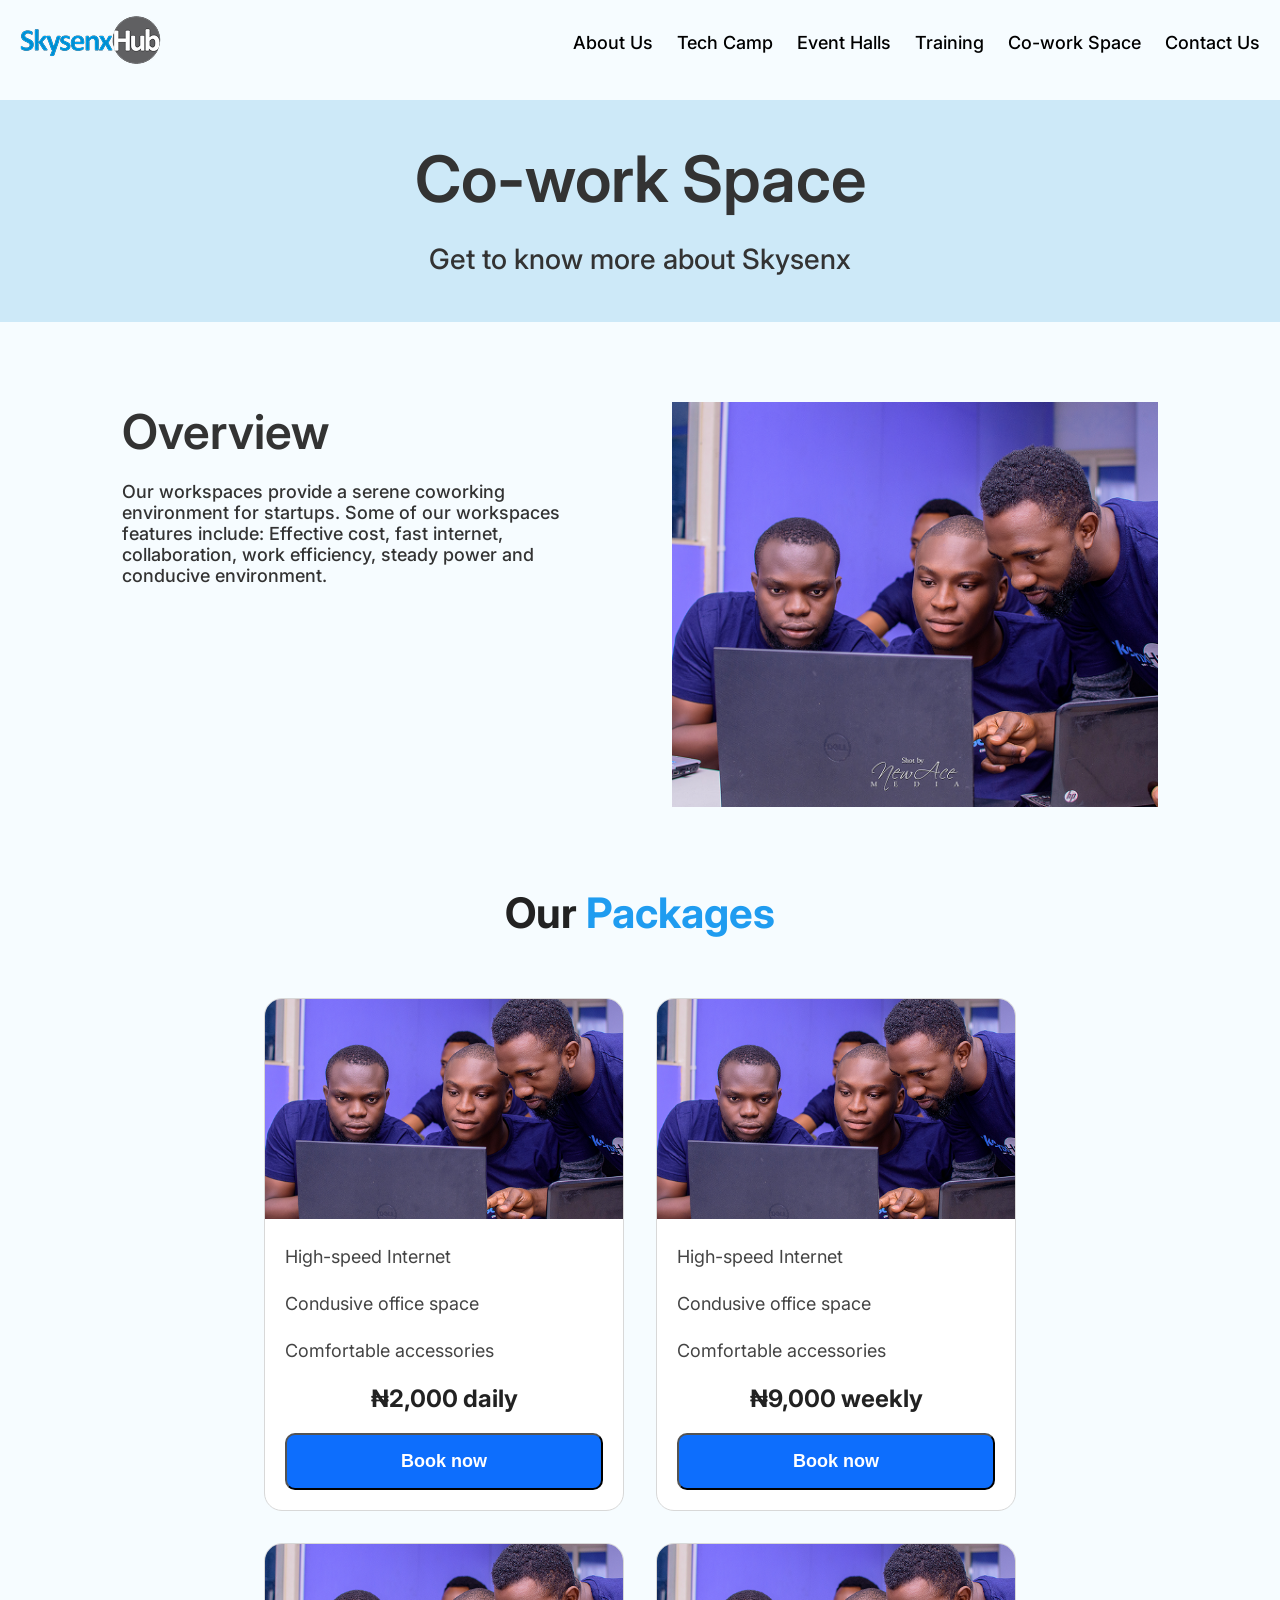
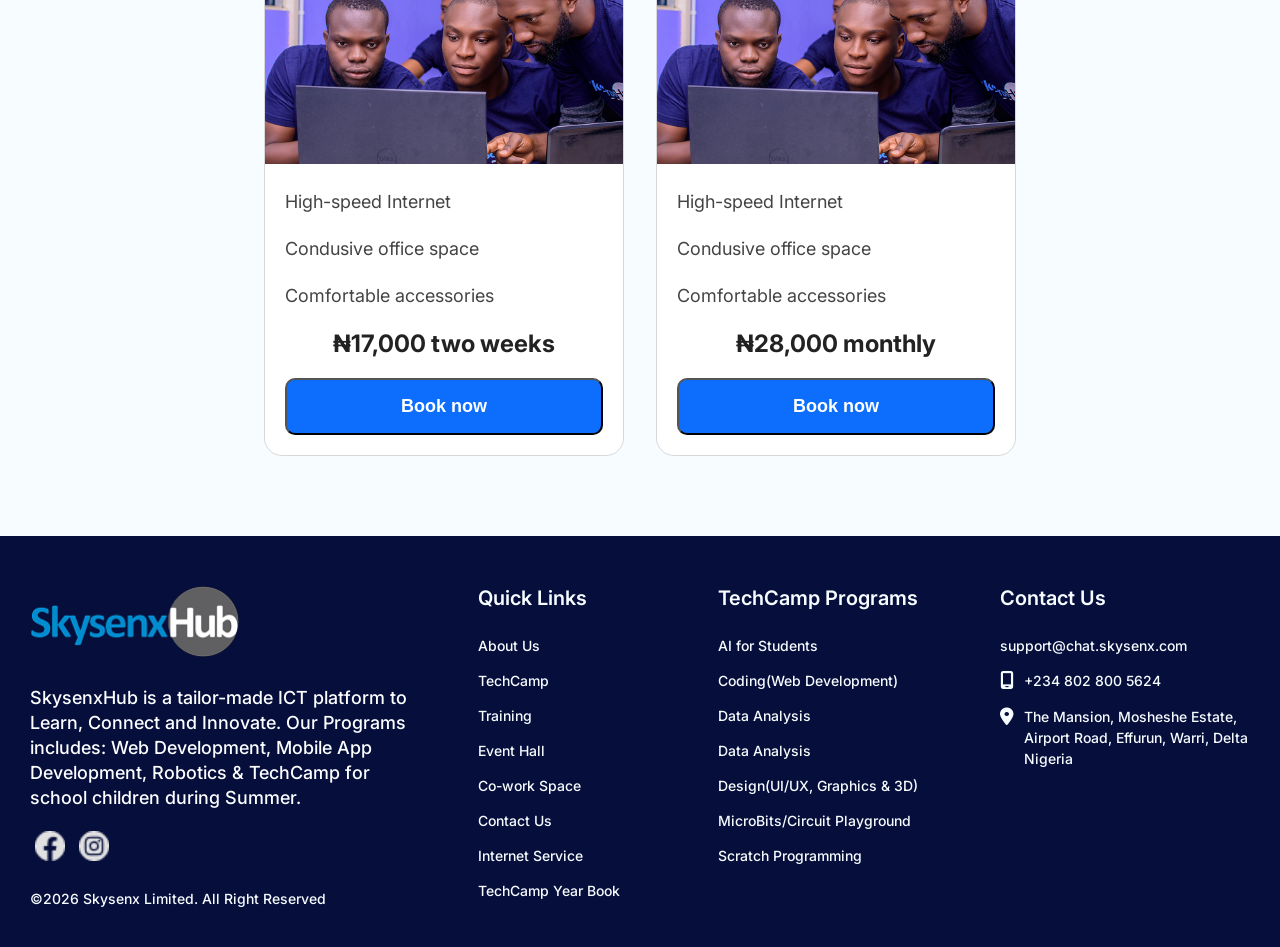
<file: co-work.html>
<!DOCTYPE html>
<html lang="en">
<head>
    <meta charset="UTF-8">
    <meta name="viewport" content="width=device-width, initial-scale=1.0">
    <title>Co-work</title>
    <link rel="stylesheet" href="assets/css/co.css">
    <link rel="preconnect" href="https://fonts.googleapis.com">
    <link rel="preconnect" href="https://fonts.gstatic.com" crossorigin>
    <link href="https://fonts.googleapis.com/css2?family=Inter:ital,opsz,wght@0,14..32,100..900;1,14..32,100..900&family=Rubik:ital,wght@0,300..900;1,300..900&display=swap" rel="stylesheet">
    <link rel="stylesheet" href="https://cdnjs.cloudflare.com/ajax/libs/font-awesome/6.5.2/css/all.min.css">
</head>
<body>
   <main>

    <section class="nav">
        <div>
            <a href="/"><img src="assets/image/IMAGE 2022-09-23 6_32_48 PM 2.png" alt="Skysenx"></a>
        </div>
        <div class="nav-link" id="navMenu">
            <a class="mobile-menu-logo" href="/">
                <img src="assets/image/IMAGE 2022-09-23 6_32_48 PM 2.png" alt="Skysenx">
            </a>
            <button class="close-menu" id="closeMenu" type="button" aria-label="Close menu">&times;</button>
            <ul>
                <li><a href="about.html">About Us</a></li>
                <li><a href="tech.html">Tech Camp</a></li>
                <li><a href="event.html">Event Halls</a></li>
                <li><a href="training.html">Training</a></li>
                <li><a href="co-work.html">Co-work Space</a></li>
                <li><a href="contact.html">Contact Us</a></li>
            </ul>
        </div>
        <button class="menu-toggle" id="menuToggle" type="button" aria-label="Open menu">
            ☰
        </button>
    </section>
        <section class="about">
            <div>
                <h1>Co-work Space</h1>
                <p>Get to know more about Skysenx</p>
            </div>
        </section>

        <section class="mission">
            <div>
                <h1>Overview</h1>
                <p>Our workspaces provide a serene coworking environment for startups. Some of our workspaces features include: Effective cost, fast internet, collaboration, work efficiency, steady power and conducive environment.</p>
            </div>
            <div><img src="assets/image2/co-workspace-img (1).png" alt=""></div>
        </section>

        <section class="Packages">
            <h1>Our <span>Packages</span></h1>
            <div class="cards">
                <div class="card">
                    <img src="assets/image2/co-workspace-img (1).png" alt="">
    
                    <div class="card-content">
                        <p>High-speed Internet</p>
                        <p>Condusive office space</p>
                        <p>Comfortable accessories</p>
                        <h1>₦2,000 daily</h1>
    
                        <button><a href="contact.html">Book now</a></button>
                    </div>
                </div>
                <div class="card">
                    <img src="assets/image2/co-workspace-img (1).png" alt="">
    
                    <div class="card-content">
                        <p>High-speed Internet</p>
                        <p>Condusive office space</p>
                        <p>Comfortable accessories</p>
                        <h1>₦9,000 weekly</h1>
    
                        <button><a href="contact.html">Book now</a></button>
                    </div>
                </div>
                <div class="card">
                    <img src="assets/image2/co-workspace-img (1).png" alt="">
    
                    <div class="card-content">
                        <p>High-speed Internet</p>
                        <p>Condusive office space</p>
                        <p>Comfortable accessories</p>
                        <h1>₦17,000 two weeks</h1>
    
                        <button><a href="contact.html">Book now</a></button>
                    </div>
                </div>
                <div class="card">
                    <img src="assets/image2/co-workspace-img (1).png" alt="">
    
                    <div class="card-content">
                        <p>High-speed Internet</p>
                        <p>Condusive office space</p>
                        <p>Comfortable accessories</p>
                        <h1>₦28,000 monthly</h1>
    
                        <button><a href="contact.html">Book now</a></button>
                    </div>
                </div>
                
            </div>
        </section>

        <section class="footer">
            <div class="foot1">
                 <div>
                    <div>
                        <a href="/"><img src="assets/image/IMAGE 2022-09-23 6_32_48 PM 2(1).png" alt="Skysenx" class="foot-logo"></a>
                     </div>
                      <div><p>SkysenxHub is a tailor-made ICT platform to Learn, Connect and Innovate. Our Programs includes: Web Development, Mobile App Development, Robotics & TechCamp for school children during Summer.</p></div>
                     <a href="https://www.facebook.com/skysenxhub" target="_blank"><img src="assets/image/Vector.png" alt="" class="f-link"></a>
                    <a href="https://www.instagram.com/skysenxhub?utm_source=ig_web_button_share_sheet&igsh=dXNmMjZvbnVqMHk3" target="_blank"><img src="assets/image/Frame.png" alt="" class="f-link"></a>
                     <footer>&copy;2026 Skysenx Limited. All Right Reserved</footer>
                 </div>
            </div>
            <div class="foot2">
                <div class="quick">
                    <h3>Quick Links</h3>
                    <ul>
                    <li><a href="about.html">About Us</a></li>
                    <li><a href="tech.html">TechCamp</a></li>
                    <li><a href="">Training</a></li>
                    <li><a href="">Event Hall</a></li>
                    <li><a href="">Co-work Space</a></li>
                    <li><a href="">Contact Us</a></li>
                    <li><a href="https://www.skysenxwireless.com/" target="_blank">Internet Service</a></li>
                    <li><a href="tech.html">TechCamp Year Book</a></li>
                    </ul>
                </div>
                <div class="quick q--q">
                    <h3>TechCamp Programs</h3>
                    <ul>
                    <li><a href="tech.html">AI for Students</a></li>
                    <li><a href="tech.html">Coding(Web Development)</a></li>
                    <li><a href="tech.html">Data Analysis</a></li>
                    <li><a href="tech.html">Data Analysis</a></li>
                    <li><a href="tech.html">Design(UI/UX, Graphics & 3D)</a></li>
                    <li><a href="tech.html">MicroBits/Circuit Playground</a></li>
                    <li><a href="tech.html">Scratch Programming</a></li>
                    </ul>
                </div>
                <div class="quick contact">
                    <h3>Contact Us</h3>
                    <ul>
                        <li><a href="mailto:support@chat.skysenx.com" target="_blank">support@chat.skysenx.com</a></li>
                        <li class="contact-item">
                            <i class="fa-solid fa-mobile-screen"></i>
                            <p>+234 802 800 5624</p>
                        </li>
                        <li class="contact-item">
                            <i class="fa-solid fa-location-dot"></i>
                            <p>The Mansion, Mosheshe Estate, Airport Road, Effurun, Warri, Delta Nigeria</p>
                        </li>
                    </ul>
                </div>
            </div>
        </section>
   </main> 
   <script src="assets/js/about.js"></script>
</body>
</html>
</file>
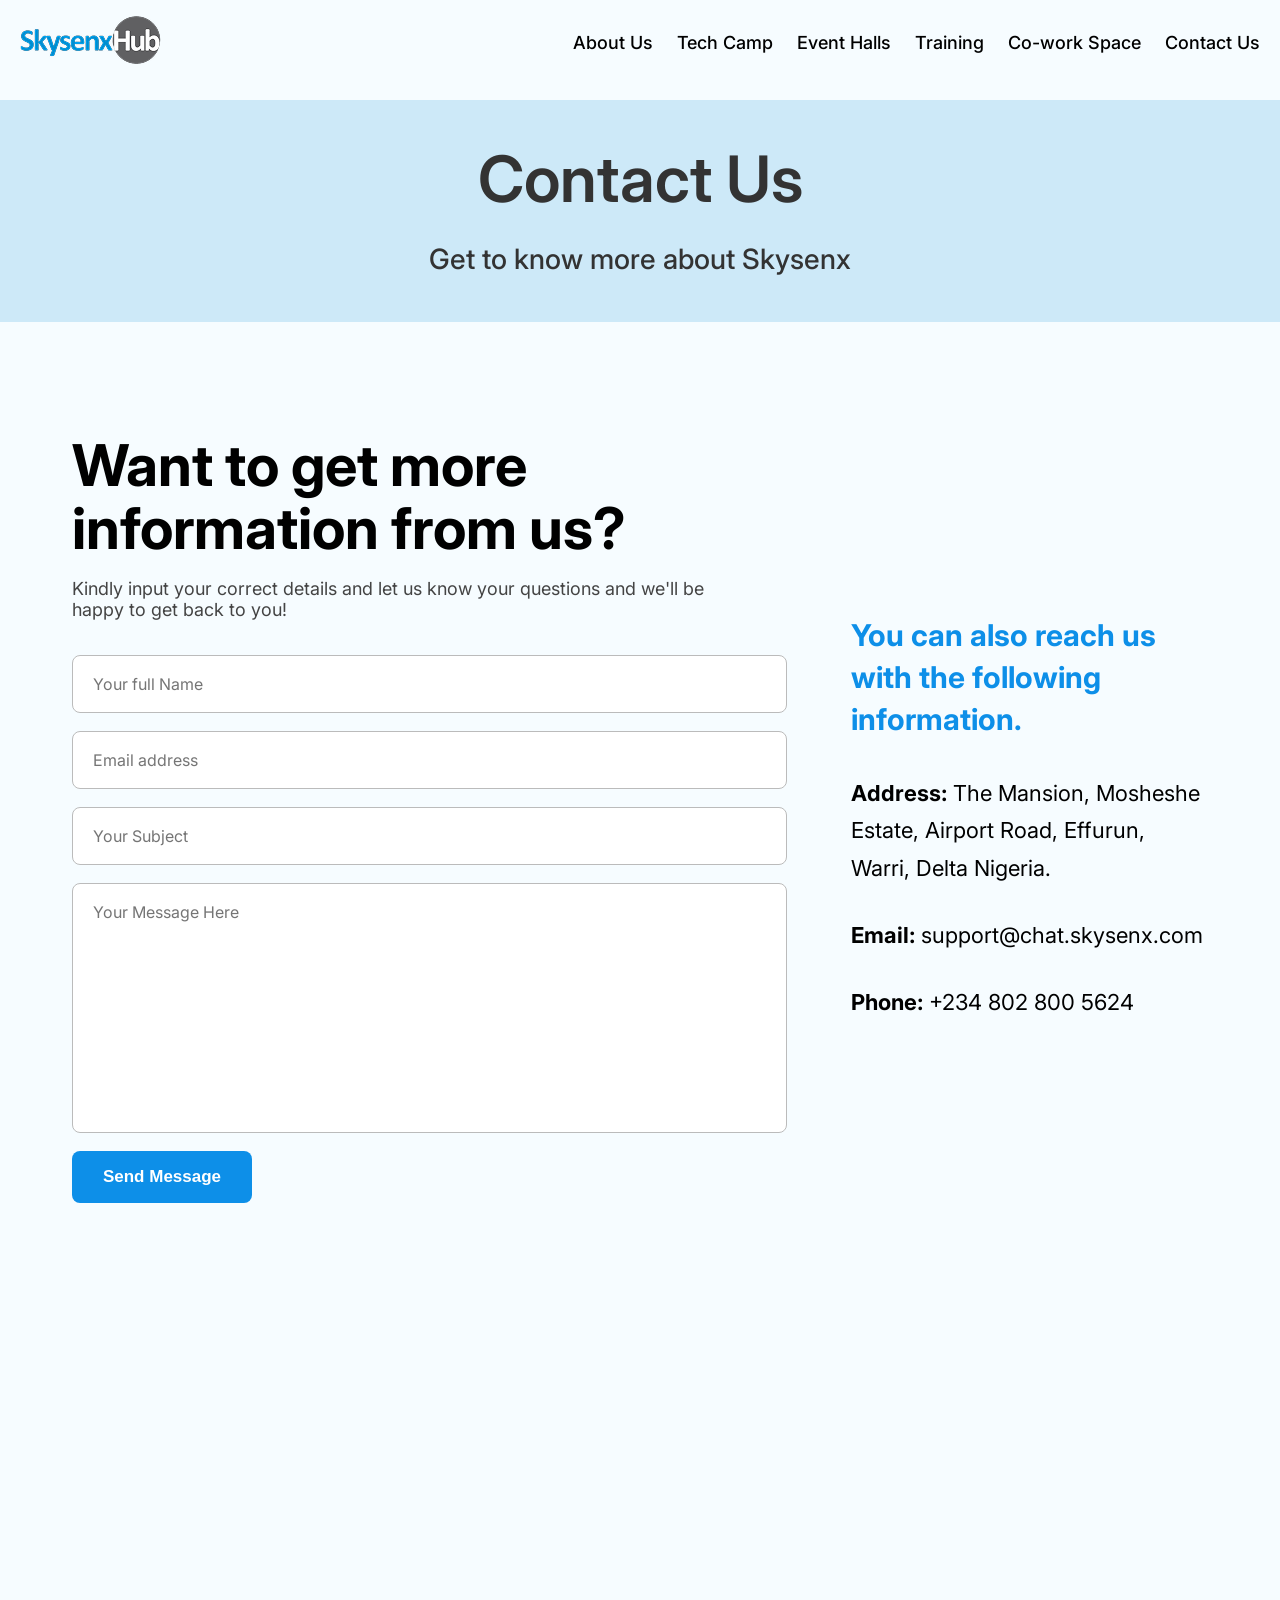
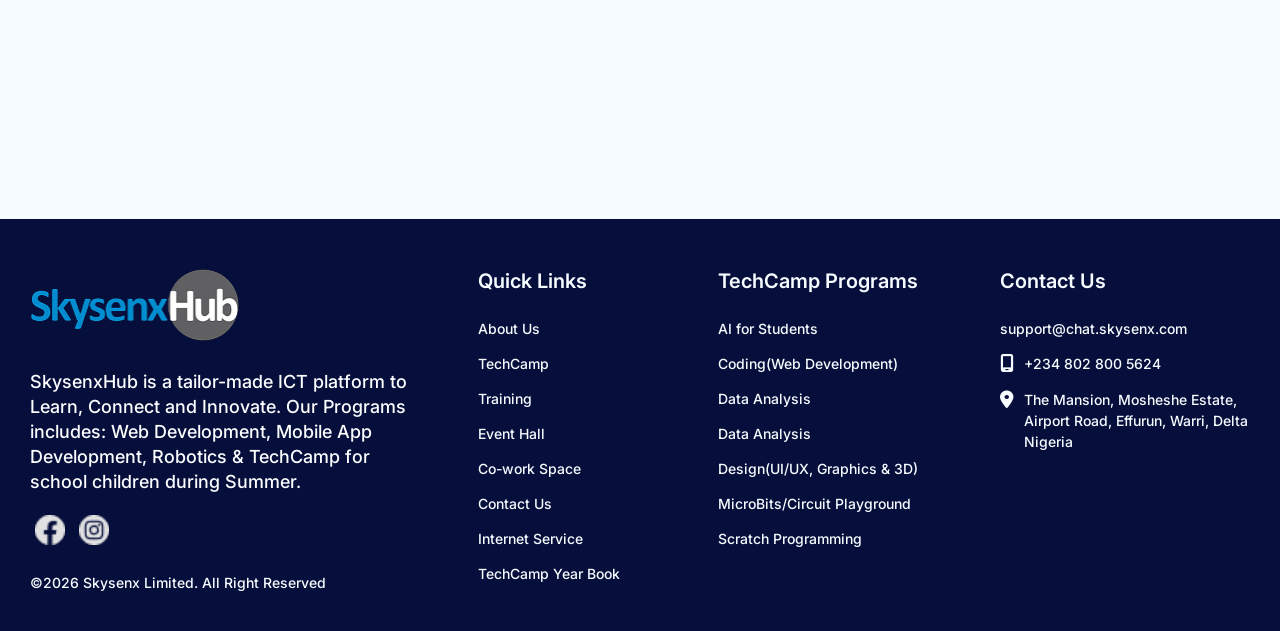
<file: contact.html>
<!DOCTYPE html>
<html lang="en">
<head>
    <meta charset="UTF-8">
    <meta name="viewport" content="width=device-width, initial-scale=1.0">
    <title>Document</title>
    <link rel="stylesheet" href="assets/css/contact.css">
    <link rel="preconnect" href="https://fonts.googleapis.com">
    <link rel="preconnect" href="https://fonts.gstatic.com" crossorigin>
    <link href="https://fonts.googleapis.com/css2?family=Inter:ital,opsz,wght@0,14..32,100..900;1,14..32,100..900&family=Rubik:ital,wght@0,300..900;1,300..900&display=swap" rel="stylesheet">
    <link rel="stylesheet" href="https://cdnjs.cloudflare.com/ajax/libs/font-awesome/6.5.2/css/all.min.css">
</head>
<body>
    <section class="nav">
        <div>
            <a href="/"><img src="assets/image/IMAGE 2022-09-23 6_32_48 PM 2.png" alt="Skysenx"></a>
        </div>
        <div class="nav-link" id="navMenu">
            <a class="mobile-menu-logo" href="/">
                <img src="assets/image/IMAGE 2022-09-23 6_32_48 PM 2.png" alt="Skysenx">
            </a>
            <button class="close-menu" id="closeMenu" type="button" aria-label="Close menu">&times;</button>
            <ul>
                <li><a href="about.html">About Us</a></li>
                <li><a href="tech.html">Tech Camp</a></li>
                <li><a href="event.html">Event Halls</a></li>
                <li><a href="training.html">Training</a></li>
                <li><a href="co-work.html">Co-work Space</a></li>
                <li><a href="">Contact Us</a></li>
            </ul>
        </div>
        <button class="menu-toggle" id="menuToggle" type="button" aria-label="Open menu">☰</button>
    </section>
    <section class="about">
        <div>
            <h1>Contact Us</h1>
            <p>Get to know more about Skysenx</p>
        </div>
    </section>

    <section class="contact-section">

        <div class="container contact-grid">

            <!-- Left -->
            <div class="left">

                <h1>
                    Want to get more <br>
                    information from us?
                </h1>

                <p>
                    Kindly input your correct details and let us know your
                    questions and we'll be happy to get back to you!
                </p>

                <form>

                    <input
                        type="text"
                        placeholder="Your full Name"
                        required
                    >

                    <input
                        type="email"
                        placeholder="Email address"
                        required
                    >

                    <input
                        type="text"
                        placeholder="Your Subject"
                        required
                    >

                    <textarea
                        placeholder="Your Message Here"
                        required
                    ></textarea>

                    <button type="submit">
                        Send Message
                    </button>

                </form>

            </div>

            <!-- Right -->
            <div class="right">

                <h3>
                    You can also reach us with the
                    following information.
                </h3>

                <div class="info">

                    <p>
                        <strong>Address:</strong>
                        The Mansion, Mosheshe Estate,
                        Airport Road, Effurun,
                        Warri, Delta Nigeria.
                    </p>

                    <p>
                        <strong>Email:</strong>
                        support@chat.skysenx.com
                    </p>

                    <p>
                        <strong>Phone:</strong>
                        +234 802 800 5624
                    </p>

                </div>

            </div>

        </div>

    </section>

    <section class="map">
        <iframe src="https://www.google.com/maps/embed?pb=!1m14!1m8!1m3!1d7942.275496549049!2d5.776546!3d5.546586!3m2!1i1024!2i768!4f13.1!3m3!1m2!1s0x1041b383c2b3b6b7%3A0x38a3c516c7c0cc1f!2sSkysenxHub!5e0!3m2!1sen!2sng!4v1784709154151!5m2!1sen!2sng" width="600" height="450" style="border:0;" allowfullscreen="" loading="lazy" referrerpolicy="strict-origin-when-cross-origin"></iframe>

    </section>

    <section class="footer">
        <div class="foot1">
             <div>
                <div>
                    <a href="/"><img src="assets/image/IMAGE 2022-09-23 6_32_48 PM 2(1).png" alt="Skysenx" class="foot-logo"></a>
                 </div>
                  <div><p>SkysenxHub is a tailor-made ICT platform to Learn, Connect and Innovate. Our Programs includes: Web Development, Mobile App Development, Robotics & TechCamp for school children during Summer.</p></div>
                 <a href="https://www.facebook.com/skysenxhub" target="_blank"><img src="assets/image/Vector.png" alt="" class="f-link"></a>
                <a href="https://www.instagram.com/skysenxhub?utm_source=ig_web_button_share_sheet&igsh=dXNmMjZvbnVqMHk3" target="_blank"><img src="assets/image/Frame.png" alt="" class="f-link"></a>
                 <footer>&copy;2026 Skysenx Limited. All Right Reserved</footer>
             </div>
        </div>
        <div class="foot2">
            <div class="quick">
                <h3>Quick Links</h3>
                <ul>
                <li><a href="about.html">About Us</a></li>
                <li><a href="tech.html">TechCamp</a></li>
                <li><a href="">Training</a></li>
                <li><a href="">Event Hall</a></li>
                <li><a href="">Co-work Space</a></li>
                <li><a href="">Contact Us</a></li>
                <li><a href="https://www.skysenxwireless.com/" target="_blank">Internet Service</a></li>
                <li><a href="tech.html">TechCamp Year Book</a></li>
                </ul>
            </div>
            <div class="quick q--q">
                <h3>TechCamp Programs</h3>
                <ul>
                <li><a href="tech.html">AI for Students</a></li>
                <li><a href="tech.html">Coding(Web Development)</a></li>
                <li><a href="tech.html">Data Analysis</a></li>
                <li><a href="tech.html">Data Analysis</a></li>
                <li><a href="tech.html">Design(UI/UX, Graphics & 3D)</a></li>
                <li><a href="tech.html">MicroBits/Circuit Playground</a></li>
                <li><a href="tech.html">Scratch Programming</a></li>
                </ul>
            </div>
            <div class="quick contact">
                <h3>Contact Us</h3>
                <ul>
                    <li><a href="mailto:support@chat.skysenx.com" target="_blank">support@chat.skysenx.com</a></li>
                    <li class="contact-item">
                        <i class="fa-solid fa-mobile-screen"></i>
                        <p>+234 802 800 5624</p>
                    </li>
                    <li class="contact-item">
                        <i class="fa-solid fa-location-dot"></i>
                        <p>The Mansion, Mosheshe Estate, Airport Road, Effurun, Warri, Delta Nigeria</p>
                    </li>
                </ul>
            </div>
        </div>
    </section>

</body>
    <script src="assets/js/train.js"></script>
</html>
</file>
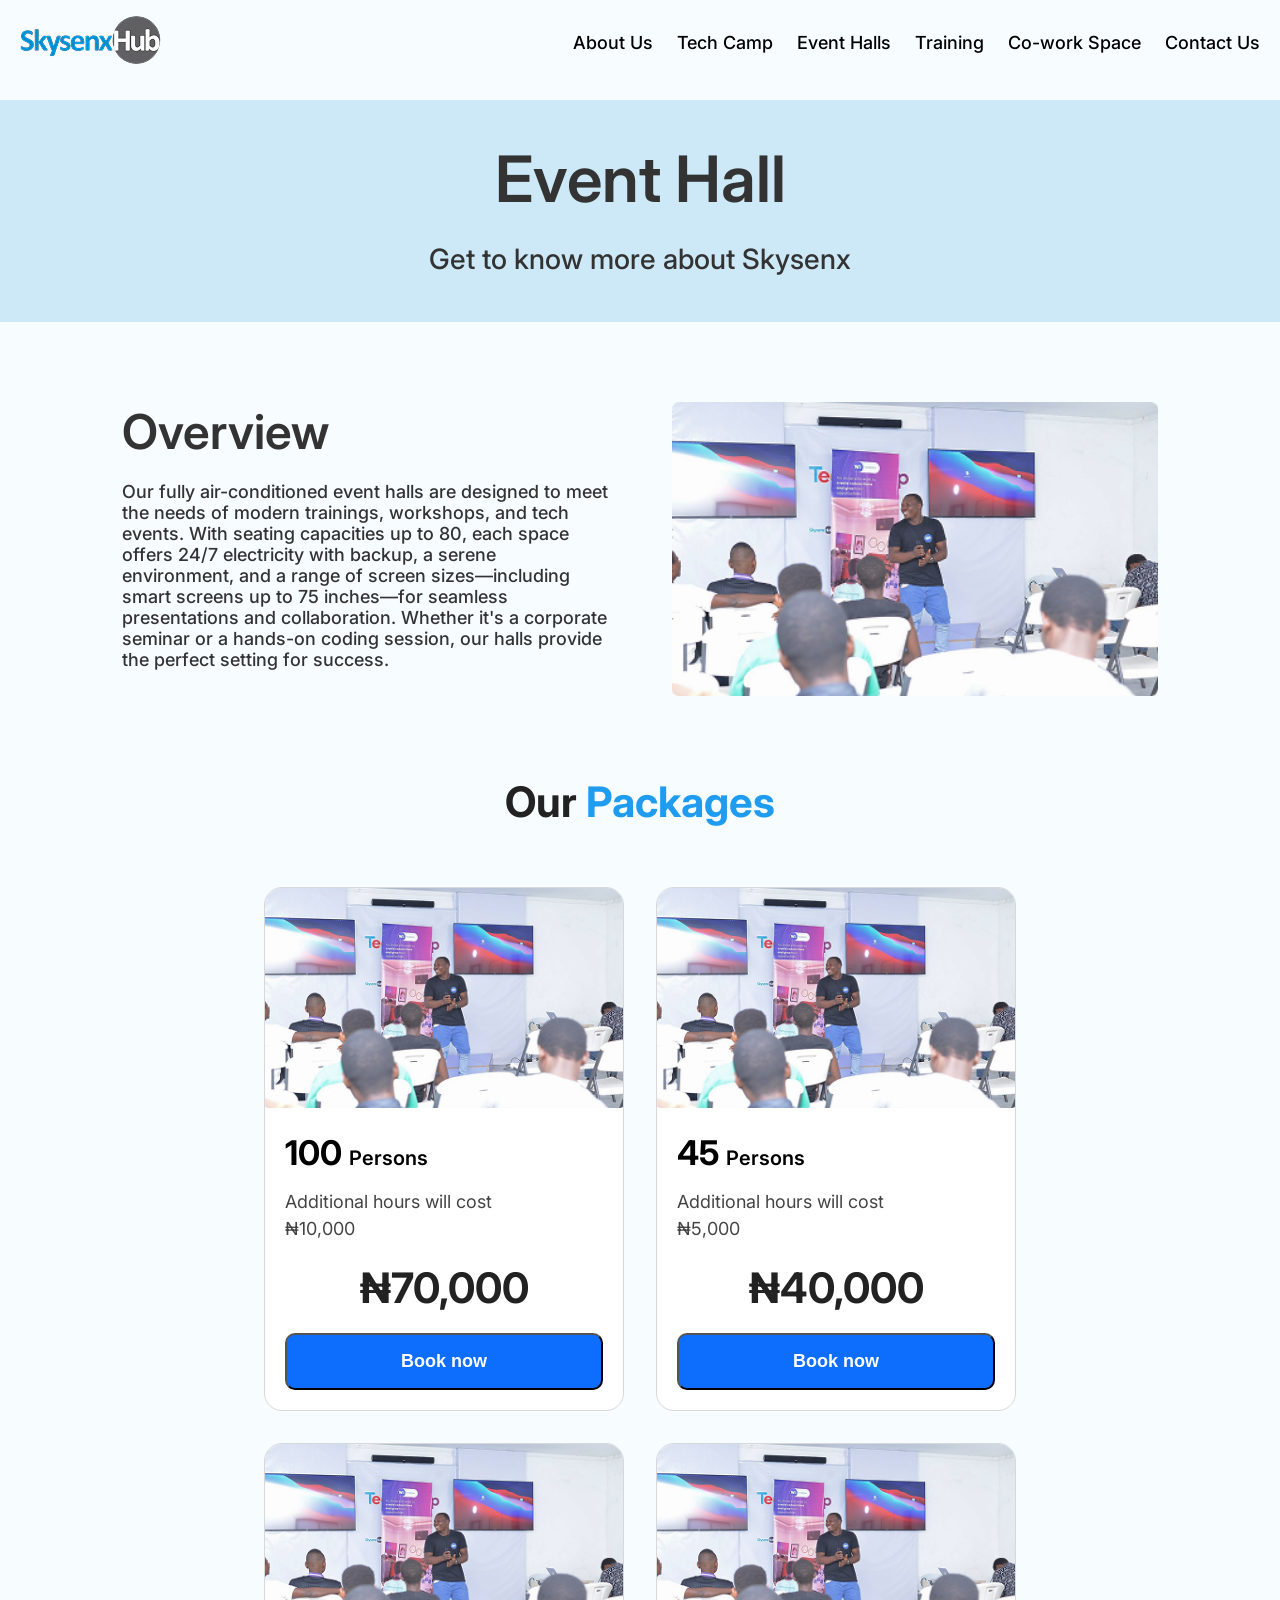
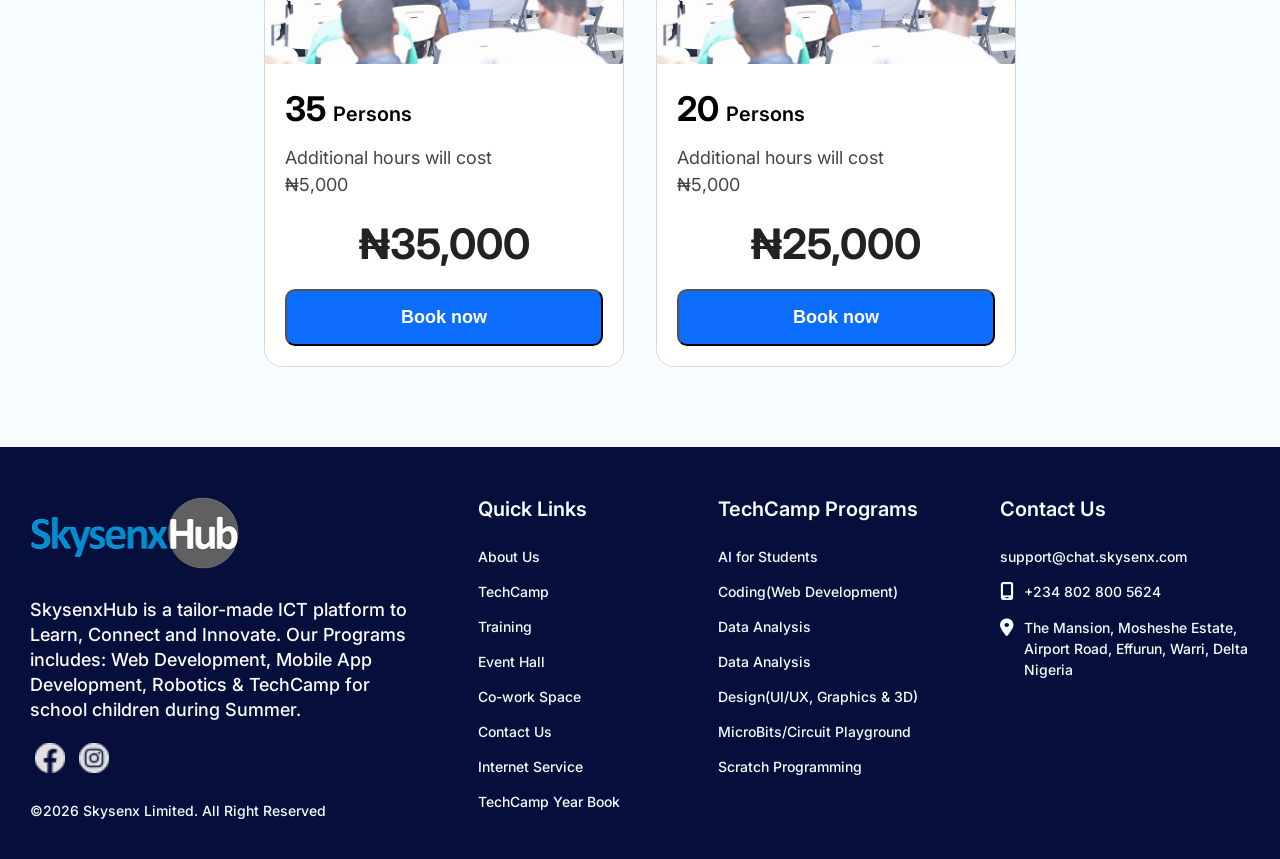
<file: event.html>
<!DOCTYPE html>
<html lang="en">
<head>
    <meta charset="UTF-8">
    <meta name="viewport" content="width=device-width, initial-scale=1.0">
    <title>Event Hall</title>
    <link rel="stylesheet" href="assets/css/event.css">
    <link rel="preconnect" href="https://fonts.googleapis.com">
    <link rel="preconnect" href="https://fonts.gstatic.com" crossorigin>
    <link href="https://fonts.googleapis.com/css2?family=Inter:ital,opsz,wght@0,14..32,100..900;1,14..32,100..900&family=Rubik:ital,wght@0,300..900;1,300..900&display=swap" rel="stylesheet">
    <link rel="stylesheet" href="https://cdnjs.cloudflare.com/ajax/libs/font-awesome/6.5.2/css/all.min.css">
</head>
<body>
   <main>

    <section class="nav">
        <div>
            <a href="/"><img src="assets/image/IMAGE 2022-09-23 6_32_48 PM 2.png" alt="Skysenx"></a>
        </div>
        <div class="nav-link" id="navMenu">
            <a class="mobile-menu-logo" href="/">
                <img src="assets/image/IMAGE 2022-09-23 6_32_48 PM 2.png" alt="Skysenx">
            </a>
            <button class="close-menu" id="closeMenu" type="button" aria-label="Close menu">&times;</button>
            <ul>
                <li><a href="about.html">About Us</a></li>
                <li><a href="tech.html">Tech Camp</a></li>
                <li><a href="event.html">Event Halls</a></li>
                <li><a href="training.html">Training</a></li>
                <li><a href="co-work.html">Co-work Space</a></li>
                <li><a href="contact.html">Contact Us</a></li>
            </ul>
        </div>
        <button class="menu-toggle" id="menuToggle" type="button" aria-label="Open menu">☰</button>
    </section>
        <section class="about">
            <div>
                <h1>Event Hall</h1>
                <p>Get to know more about Skysenx</p>
            </div>
        </section>

        <section class="mission">
            <div>
                <h1>Overview</h1>
                <p>Our fully air-conditioned event halls are designed to meet the needs of modern trainings, workshops, and tech events. With seating capacities up to 80, each space offers 24/7 electricity with backup, a serene environment, and a range of screen sizes—including smart screens up to 75 inches—for seamless presentations and collaboration. Whether it's a corporate seminar or a hands-on coding session, our halls provide the perfect setting for success.</p>
            </div>
            <div><img src="assets/image2/hall.png" alt=""></div>
        </section>

        <section class="Packages">
            <h1>Our <span>Packages</span></h1>
            <div class="cards">
                <div class="card">
                    <img src="assets/image2/hall.png" alt="">
    
                    <div class="card-content">
                        <h2>100 <span>Persons</span></h2>
                        <p>Additional hours will cost <br> ₦10,000</p>
                        <h1>₦70,000</h1>
    
                        <button><a href="contact.html">Book now</a></button>
                    </div>
                </div>
                <div class="card">
                    <img src="assets/image2/hall.png" alt="">
    
                    <div class="card-content">
                        <h2>45 <span>Persons</span></h2>
                        <p>Additional hours will cost <br> ₦5,000</p>
                        <h1>₦40,000</h1>
    
                        <button><a href="contact.html">Book now</a></button>
                    </div>
                </div>
                <div class="card">
                    <img src="assets/image2/hall.png" alt="">
    
                    <div class="card-content">
                        <h2>35 <span>Persons</span></h2>
                        <p>Additional hours will cost <br> ₦5,000</p>
                        <h1>₦35,000</h1>
    
                        <button><a href="contact.html">Book now</a></button>
                    </div>
                </div>
                <div class="card">
                    <img src="assets/image2/hall.png" alt="">
    
                    <div class="card-content">
                        <h2>20 <span>Persons</span></h2>
                        <p>Additional hours will cost <br> ₦5,000</p>
                        <h1>₦25,000</h1>
    
                        <button><a href="contact.html">Book now</a></button>
                    </div>
                </div>
            </div>
        </section>

        <section class="footer">
            <div class="foot1">
                 <div>
                    <div>
                        <a href="/"><img src="assets/image/IMAGE 2022-09-23 6_32_48 PM 2(1).png" alt="Skysenx" class="foot-logo"></a>
                     </div>
                      <div><p>SkysenxHub is a tailor-made ICT platform to Learn, Connect and Innovate. Our Programs includes: Web Development, Mobile App Development, Robotics & TechCamp for school children during Summer.</p></div>
                     <a href="https://www.facebook.com/skysenxhub" target="_blank"><img src="assets/image/Vector.png" alt="" class="f-link"></a>
                    <a href="https://www.instagram.com/skysenxhub?utm_source=ig_web_button_share_sheet&igsh=dXNmMjZvbnVqMHk3" target="_blank"><img src="assets/image/Frame.png" alt="" class="f-link"></a>
                     <footer>&copy;2026 Skysenx Limited. All Right Reserved</footer>
                 </div>
            </div>
            <div class="foot2">
                <div class="quick">
                    <h3>Quick Links</h3>
                    <ul>
                    <li><a href="about.html">About Us</a></li>
                    <li><a href="tech.html">TechCamp</a></li>
                    <li><a href="">Training</a></li>
                    <li><a href="">Event Hall</a></li>
                    <li><a href="">Co-work Space</a></li>
                    <li><a href="">Contact Us</a></li>
                    <li><a href="https://www.skysenxwireless.com/" target="_blank">Internet Service</a></li>
                    <li><a href="tech.html">TechCamp Year Book</a></li>
                    </ul>
                </div>
                <div class="quick q--q">
                    <h3>TechCamp Programs</h3>
                    <ul>
                    <li><a href="tech.html">AI for Students</a></li>
                    <li><a href="tech.html">Coding(Web Development)</a></li>
                    <li><a href="tech.html">Data Analysis</a></li>
                    <li><a href="tech.html">Data Analysis</a></li>
                    <li><a href="tech.html">Design(UI/UX, Graphics & 3D)</a></li>
                    <li><a href="tech.html">MicroBits/Circuit Playground</a></li>
                    <li><a href="tech.html">Scratch Programming</a></li>
                    </ul>
                </div>
                <div class="quick contact">
                    <h3>Contact Us</h3>
                    <ul>
                        <li><a href="mailto:support@chat.skysenx.com" target="_blank">support@chat.skysenx.com</a></li>
                        <li class="contact-item">
                            <i class="fa-solid fa-mobile-screen"></i>
                            <p>+234 802 800 5624</p>
                        </li>
                        <li class="contact-item">
                            <i class="fa-solid fa-location-dot"></i>
                            <p>The Mansion, Mosheshe Estate, Airport Road, Effurun, Warri, Delta Nigeria</p>
                        </li>
                    </ul>
                </div>
            </div>
        </section>
   </main> 
   <script src="assets/js/train.js"></script>
</body>
</html>
</file>
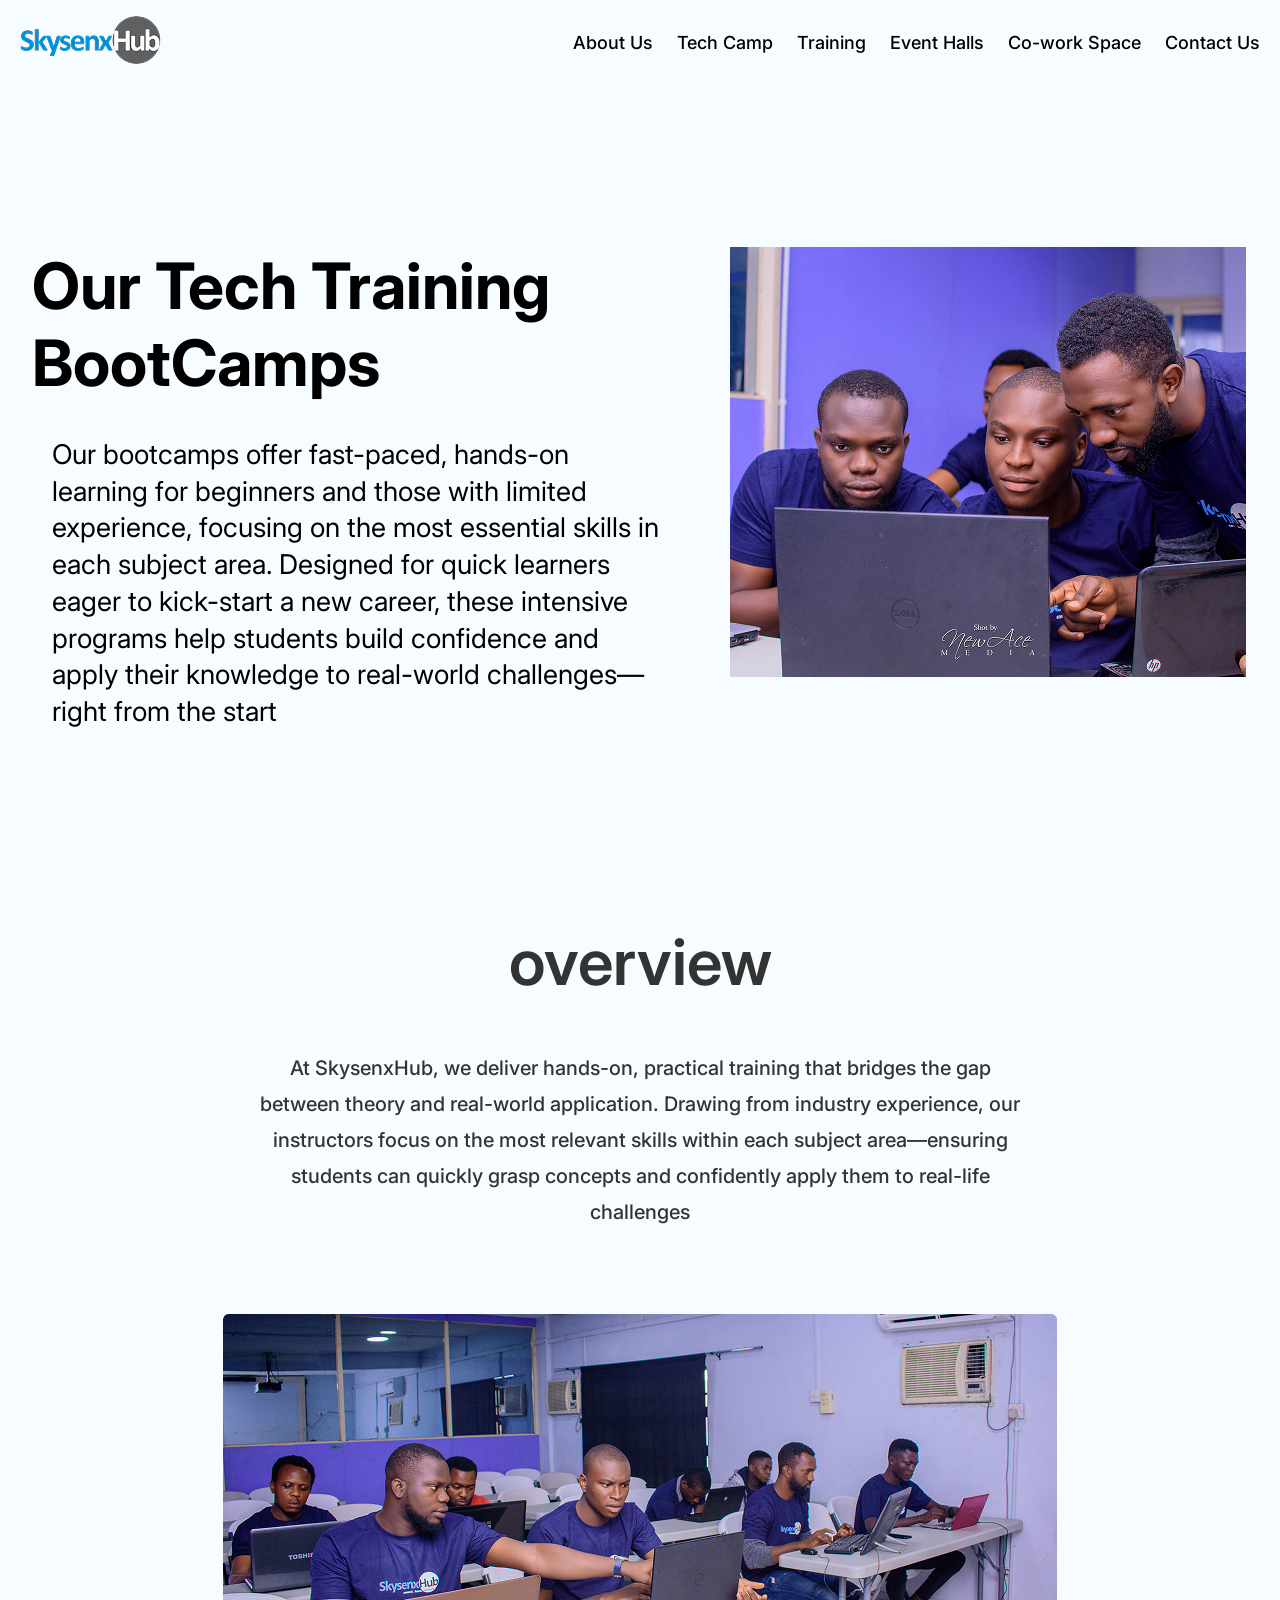
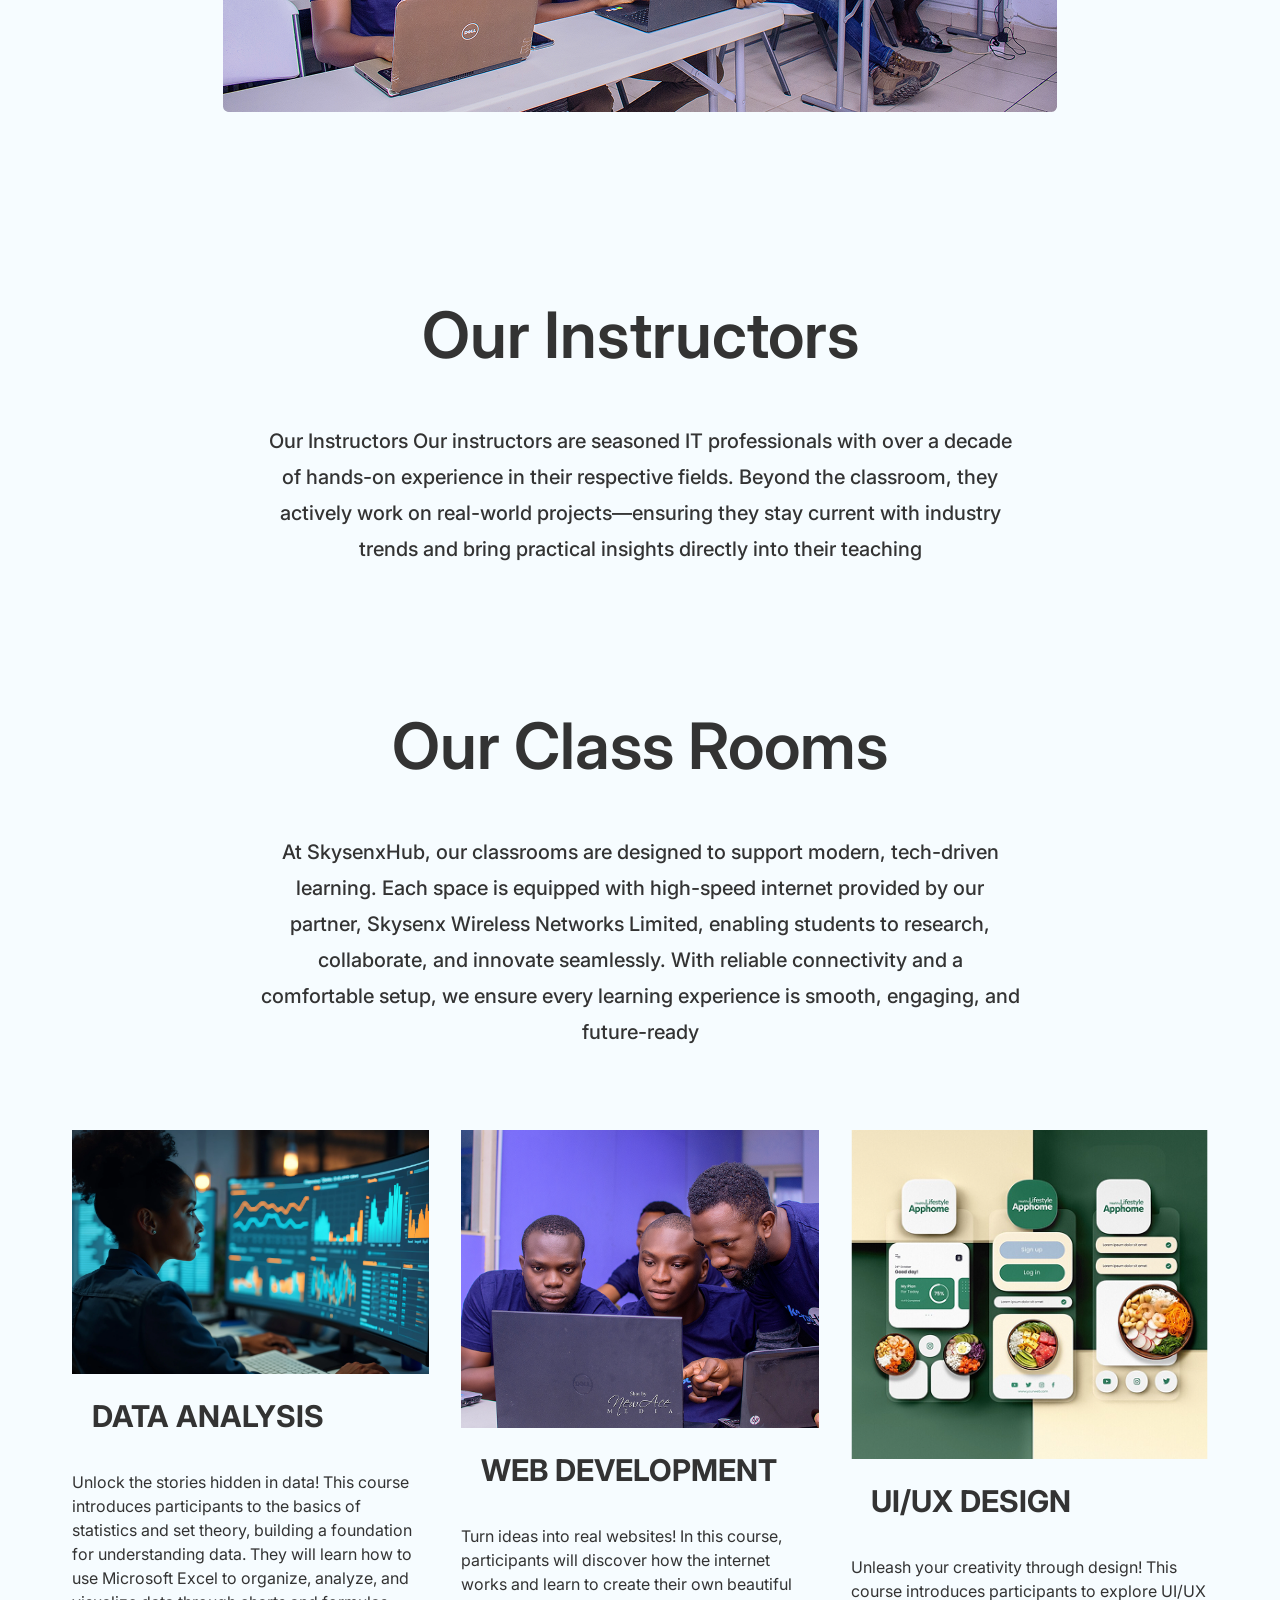
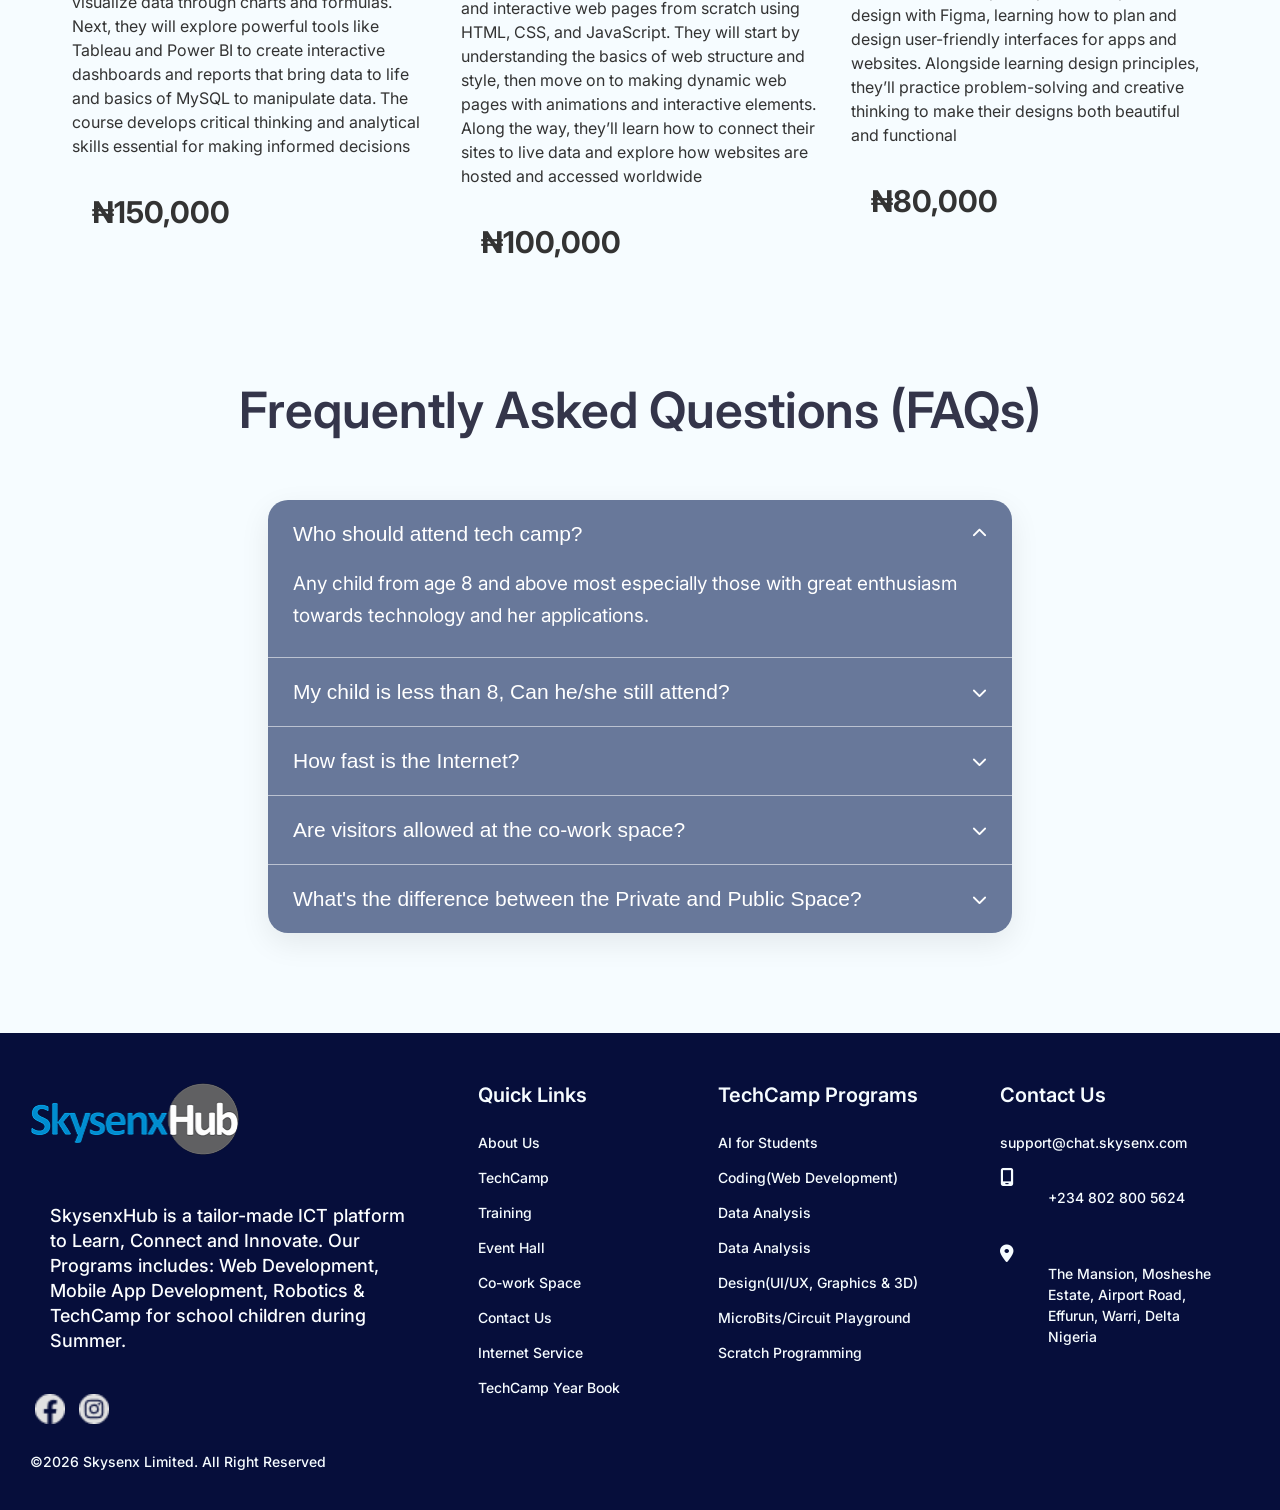
<file: training.html>
<!DOCTYPE html>
<html lang="en">
<head>
    <meta charset="UTF-8">
    <meta name="viewport" content="width=device-width, initial-scale=1.0">
    <title>Training | SkysenxHub</title>
    <link rel="stylesheet" href="assets/css/training.css">
    <link rel="preconnect" href="https://fonts.googleapis.com">
    <link rel="preconnect" href="https://fonts.gstatic.com" crossorigin>
    <link href="https://fonts.googleapis.com/css2?family=Inter:ital,opsz,wght@0,14..32,100..900;1,14..32,100..900&display=swap" rel="stylesheet">
    <link rel="stylesheet" href="https://cdnjs.cloudflare.com/ajax/libs/font-awesome/6.5.2/css/all.min.css">
</head>
<body>
    <main>
        <section class="nav">
            <div>
                <a href="/"><img src="assets/image/IMAGE 2022-09-23 6_32_48 PM 2.png" alt="Skysenx"></a>
            </div>
            <div class="nav-link" id="navMenu">
                <a class="mobile-menu-logo" href="/">
                    <img src="assets/image/IMAGE 2022-09-23 6_32_48 PM 2.png" alt="Skysenx">
                </a>
                <button class="close-menu" id="closeMenu" type="button" aria-label="Close menu">&times;</button>
                <ul>
                    <li><a href="about.html">About Us</a></li>
                    <li><a href="tech.html">Tech Camp</a></li>
                    <li><a href="training.html">Training</a></li>
                    <li><a href="event.html">Event Halls</a></li>
                    <li><a href="co-work.html">Co-work Space</a></li>
                    <li><a href="contact.html">Contact Us</a></li>
                </ul>
            </div>
            <button class="menu-toggle" id="menuToggle" type="button" aria-label="Open menu">☰</button>
        </section>
        <section class="hero">
            <div>
                <h1>Our Tech Training BootCamps</h1>
                <p>Our bootcamps offer fast-paced, hands-on learning for beginners and those with limited experience, focusing on the most essential skills in each subject area. Designed for quick learners eager to kick-start a new career, these intensive programs help students build confidence and apply their knowledge to real-world challenges—right from the start</p>
            </div>
            <div>
                <img src="assets/image2/co-workspace-img.png" alt="">
            </div>
        </section>
        <section class="overview">
            <h1>overview</h1>
            <p>At SkysenxHub, we deliver hands-on, practical training that bridges the gap between theory and real-world application. Drawing from industry experience, our instructors focus on the most relevant skills within each subject area—ensuring students can quickly grasp concepts and confidently apply them to real-life challenges</p>
            <img src="assets/image2/training_overview.png" alt="">
        </section>
        <section class="overview">
            <h1>Our Instructors</h1>
            <p>Our Instructors Our instructors are seasoned IT professionals with over a decade of hands-on experience in their respective fields. Beyond the classroom, they actively work on real-world projects—ensuring they stay current with industry trends and bring practical insights directly into their teaching</p>
        </section>
        <section class="overview">
            <h1>Our Class Rooms</h1>
            <p>At SkysenxHub, our classrooms are designed to support modern, tech-driven learning. Each space is equipped with high-speed internet provided by our partner, Skysenx Wireless Networks Limited, enabling students to research, collaborate, and innovate seamlessly. With reliable connectivity and a comfortable setup, we ensure every learning experience is smooth, engaging, and future-ready</p>
        </section>
        <section class="flex">
            <div>
                <img src="assets/image2/data-analysis.webp" alt="">
                <h1>DATA ANALYSIS</h1>
                <P>Unlock the stories hidden in data! This course introduces participants to the basics of statistics and set theory, building a foundation for understanding data. They will learn how to use Microsoft Excel to organize, analyze, and visualize data through charts and formulas. Next, they will explore powerful tools like Tableau and Power BI to create interactive dashboards and reports that bring data to life and basics of MySQL to manipulate data. The course develops critical thinking and analytical skills essential for making informed decisions</P>
                <h1>₦150,000</h1>
            </div>
            <div>
                <img src="assets/image2/co-workspace-img (1).png" alt="">
                <h1>WEB DEVELOPMENT</h1>
                <P>Turn ideas into real websites! In this course, participants will discover how the internet works and learn to create their own beautiful and interactive web pages from scratch using HTML, CSS, and JavaScript. They will start by understanding the basics of web structure and style, then move on to making dynamic web pages with animations and interactive elements. Along the way, they’ll learn how to connect their sites to live data and explore how websites are hosted and accessed worldwide</P>
                <h1>₦100,000</h1>
            </div>
            <div>
                <img src="assets/image2/design-class-pic.png" alt="">
               <h1>UI/UX DESIGN</h1>
               <P>Unleash your creativity through design! This course introduces participants to explore UI/UX design with Figma, learning how to plan and design user-friendly interfaces for apps and websites. Alongside learning design principles, they’ll practice problem-solving and creative thinking to make their designs both beautiful and functional</P>
               <h1>₦80,000</h1>
            </div>
        </section>

        <section class="faq-section">

            <h1>Frequently Asked Questions (FAQs)</h1>
        
            <div class="faq-wrapper">
        
                <div class="faq-item active">
                    <button class="faq-btn">
                        <span>Who should attend tech camp?</span>
                        <i class="fa-solid fa-chevron-up"></i>
                    </button>
        
                    <div class="faq-content">
                        <p>
                            Any child from age 8 and above most especially those with
                            great enthusiasm towards technology and her applications.
                        </p>
                    </div>
                </div>
        
                <div class="faq-item">
                    <button class="faq-btn">
                        <span>My child is less than 8, Can he/she still attend?</span>
                        <i class="fa-solid fa-chevron-down"></i>
                    </button>
        
                    <div class="faq-content">
                        <p>
                            Children below 8 may still participate in selected programs
                            depending on requirements.
                        </p>
                    </div>
                </div>
        
                <div class="faq-item">
                    <button class="faq-btn">
                        <span>How fast is the Internet?</span>
                        <i class="fa-solid fa-chevron-down"></i>
                    </button>
        
                    <div class="faq-content">
                        <p>
                            We provide high-speed internet suitable for learning,
                            streaming and coding activities.
                        </p>
                    </div>
                </div>
        
                <div class="faq-item">
                    <button class="faq-btn">
                        <span>Are visitors allowed at the co-work space?</span>
                        <i class="fa-solid fa-chevron-down"></i>
                    </button>
        
                    <div class="faq-content">
                        <p>
                            Visitors are welcome during approved visiting periods.
                        </p>
                    </div>
                </div>
        
                <div class="faq-item">
                    <button class="faq-btn">
                        <span>What's the difference between the Private and Public Space?</span>
                        <i class="fa-solid fa-chevron-down"></i>
                    </button>
        
                    <div class="faq-content">
                        <p>
                            Private spaces are dedicated while public spaces are shared.
                        </p>
                    </div>
                </div>
        
            </div>
        
        </section>

        <section class="footer">
            <div class="foot1">
                 <div>
                    <div>
                        <a href="/"><img src="assets/image/IMAGE 2022-09-23 6_32_48 PM 2(1).png" alt="Skysenx" class="foot-logo"></a>
                     </div>
                      <div><p>SkysenxHub is a tailor-made ICT platform to Learn, Connect and Innovate. Our Programs includes: Web Development, Mobile App Development, Robotics & TechCamp for school children during Summer.</p></div>
                     <a href="https://www.facebook.com/skysenxhub" target="_blank"><img src="assets/image/Vector.png" alt="" class="f-link"></a>
                    <a href="https://www.instagram.com/skysenxhub?utm_source=ig_web_button_share_sheet&igsh=dXNmMjZvbnVqMHk3" target="_blank"><img src="assets/image/Frame.png" alt="" class="f-link"></a>
                     <footer>&copy;2026 Skysenx Limited. All Right Reserved</footer>
                 </div>
            </div>
            <div class="foot2">
                <div class="quick">
                    <h3>Quick Links</h3>
                    <ul>
                    <li><a href="about.html">About Us</a></li>
                    <li><a href="tech.html">TechCamp</a></li>
                    <li><a href="">Training</a></li>
                    <li><a href="">Event Hall</a></li>
                    <li><a href="">Co-work Space</a></li>
                    <li><a href="">Contact Us</a></li>
                    <li><a href="https://www.skysenxwireless.com/" target="_blank">Internet Service</a></li>
                    <li><a href="tech.html">TechCamp Year Book</a></li>
                    </ul>
                </div>
                <div class="quick q--q">
                    <h3>TechCamp Programs</h3>
                    <ul>
                    <li><a href="tech.html">AI for Students</a></li>
                    <li><a href="tech.html">Coding(Web Development)</a></li>
                    <li><a href="tech.html">Data Analysis</a></li>
                    <li><a href="tech.html">Data Analysis</a></li>
                    <li><a href="tech.html">Design(UI/UX, Graphics & 3D)</a></li>
                    <li><a href="tech.html">MicroBits/Circuit Playground</a></li>
                    <li><a href="tech.html">Scratch Programming</a></li>
                    </ul>
                </div>
                <div class="quick contact">
                    <h3>Contact Us</h3>
                    <ul>
                        <li><a href="mailto:support@chat.skysenx.com" target="_blank">support@chat.skysenx.com</a></li>
                        <li class="contact-item">
                            <i class="fa-solid fa-mobile-screen"></i>
                            <p>+234 802 800 5624</p>
                        </li>
                        <li class="contact-item">
                            <i class="fa-solid fa-location-dot"></i>
                            <p>The Mansion, Mosheshe Estate, Airport Road, Effurun, Warri, Delta Nigeria</p>
                        </li>
                    </ul>
                </div>
            </div>
        </section>
    </main>
    <script src="assets/js/train.js"></script>
</body>
</html>
</file>
<file: assets/css/style.css>
*{
    padding: 0;
    margin: 0;
    box-sizing: border-box;
}

/* Tablet layout */
@media (max-width: 1000px){
    .nav{
        padding: 14px 24px;
    }

    .menu-toggle{
        display: block;
        z-index: 1001;
    }

    .nav-link{
        position: fixed;
        inset: 0 0 0 auto;
        width: min(82vw, 320px);
        height: 100dvh;
        padding: 84px 28px 28px;
        background: #f6fcff;
        box-shadow: -8px 0 24px rgba(0, 0, 0, .15);
        transform: translateX(100%);
        transition: transform .3s ease;
    
    }

    .nav-link.active{
        transform: translateX(0);
    }

    .nav-link ul{
        flex-direction: column;
        align-items: flex-start;
        gap: 24px;
    }

    .close-menu{
        display: block;
        position: absolute;
        top: 16px;
        right: 20px;
        font-size: 36px;
        line-height: 1;
        cursor: pointer;
    }

    .hero{
        padding-inline: 24px;
    }

    .hero-title{
        font-size: clamp(42px, 6vw, 54px);
    }

    .shape{
        padding: 56px 24px;
    }

    .shape3{
        width: min(100%, 760px);
    }

    .shape-2{
        display: none;
    }

    .about,
    .services,
    .techcamp,
    .courses,
    .image{
        padding-inline: 24px;
    }

    .about-content,
    .techcamp-content{
        flex-direction: column;
        width: min(100%, 700px);
        margin: 0 auto;
        gap: 32px;
    }

    .about-content{
        flex-direction: column-reverse;
    }

    .about-img,
    .techcamp-img{
        max-width: 100%;
    }

    .ab{
        max-width: none;
    }

    .grid,
    .grid-2{
        grid-template-columns: repeat(2, minmax(0, 1fr));
        width: min(100%, 820px);
        margin-left: auto;
        margin-right: auto;
    }

    .boot{
        flex-direction: column-reverse;
        width: min(100%, 700px);
        margin: 64px auto;
        text-align: center;
    }

    .images{
        grid-template-columns: repeat(3, minmax(0, 1fr));
        width: min(100%, 820px);
    }

    .testimonial{
        width: min(100%, 820px);
        margin: 70px auto;
    }

    .faq-section{
        padding: 72px 24px;
    }

    .faq-wrapper{
        width: min(100%, 820px);
    }

    .footer{
        flex-direction: column;
        gap: 48px;
    }

    .foot1{
        max-width: 620px;
    }

    .foot2{
        grid-template-columns: repeat(3, minmax(0, 1fr));
        gap: 24px;
    }

    .q--q,
    .contact{
        width: auto;
    }
}
html{
    scroll-behavior: smooth;
}
body{
    font-family: 'Inter', sans-serif;
    overflow-x: hidden;
    background-color: #F6FCFF;
}

.nav{
    position: fixed;
    top: 0;
    left: 0;
    width: 100%;

    display: flex;
    align-items: center;
    justify-content: space-between;

    background-color: #F6FCFF;
    z-index: 1000;

    padding: 0 20px;
}
.nav-link ul{
    display: flex;
    gap: 42px;
}
.nav-link ul li{
    list-style: none;
}
.nav-link ul li a{
    text-decoration: none;
    color: #000000;
    font-size: 18px;
    font-weight: 500;

}
.nav > div:first-child img{
    width: 140.8px;
    height: 48px;
    margin: 16px 0;
}

.menu-toggle{
    display: none;
    font-size: 32px;
    cursor: pointer;
    color: #333333;
    font-weight: 600;
}
.close-menu{
    display: none;
}
.mobile-menu-logo{
    display: none;
}

/* HERO */
.hero{
    background-image: url('../image/Frame 3472555.png');
    background-repeat: no-repeat;
    background-size: cover;
    background-position: center;
    min-height: 100vh;
    margin  : auto 0 0 0;
    position: relative;
}
/* .hero-image img{
    width: 100%;
    height: 100vh;
    position: relative;
    
} */
.hero-content{
    display: flex;
}

.hero-image-2{
    width: 100%;
    /* position: absolute;
    bottom: 1px;
    right: -1050px; */
    /* right: 100px;  */
}
.hero-image-2 img{
    /* max-width: 70%;
    height: auto;
    display: block; */

      width: 100%;
    max-width: 720px;
    height: auto;
    display: block;
    position: absolute;
    right: 0;
    bottom: -162px;
}
.he-im{
    display: none;
}
.hero-title{
    font-size: 62px;
    font-weight: 600;
    color: #000000;
   max-width: 500px;
   width: 100%;
    margin-top: 120px;
    margin-left: 120px;
}
.hero-con{
    font-size: 18px;
    font-weight: 500;
    color: #000000;
    max-width: 400px;
    width: 100%;
    margin-top: 24px;
    margin-left: 120px;
    line-height: 24px;
    letter-spacing: 0.02em;
}
.hero-text ul{
    display: flex;
    gap: 24px;
    margin-top: 32px;
    margin-left: 120px;
    list-style: none;

}

.hero-text ul li a{
    text-decoration: none;
    color: #000000;
    font-size: 14px;
    font-weight: 500;
    padding: 12px 24px;
    border: 1px solid #000000;
    border-radius: 4px;
}
.a{
    background-color: #028BD4;
    color: #FFFFFF !important;
    border: none !important;
    
}
.a:hover{
    transform: scale(1.5);
    background-color: #026da8;
    cursor: pointer;
    
  
}

.shape{
    position: relative;
}
.shape-1 iframe{
   width: 50%;
   height: 50vh;
   margin: 100px auto;
   display: block;
   border-radius: 10px;

    
}
.shape-2 img{
    width: 80%;
    height:80%;
    display: block;
    /* object-fit:cover; */
    margin: 100px auto;
    position: absolute;
    bottom: 10px;
    left: -150px;
    object-fit: contain;
    z-index: -1;
}
.shape3{
    display: none;
}
.about{
    margin-top: 150px;
}
.about-content{
    display: flex;
    gap: 50px;
    margin-left: 120px;
    /* margin-left: 60px; */
}
.about-h1{
    color: #000000;
    text-align: center;
    font-weight: 600;
    font-size: 48px;

}
.about-img{
    max-width: 750px;
    width: 100%;
    height: auto;
    margin-top: 30px;
}
.about-h2{
    color: #333333;
    font-weight: 600;
    font-size: 36px;
    line-height: 42px;
}
.ab{
    max-width: 550px;
    width: 100%;
    margin-top: 100px;
}
.ab p{
    color: #333333;
    font-weight: 500;
    font-size: 18px;
    line-height: 150%;
    padding-top: 24px;
    padding-bottom: 20px;
}
.sec{
    color: #FCFEFF !important;
    text-decoration: none;
    background-color: #028BD4;
    padding: 14px;
    border-radius: 10px;
    font-weight: 500;
    font-size: 16px;
}
.grid{
    display: grid;
    grid-template-columns: repeat(3, 1fr);
    gap: 30px;
    margin-top: 80px;
    margin-left: 120px;
    margin-right: 120px;
}
.services img{
    /* width: 10px; */
   /* margin-left: 6rem; */
   display: block;
   margin: 0 auto;
}
.services-h1{
    color: #000000;
    text-align: center;
    font-weight: 600;
    font-size: 48px;
    margin-top: 100px;
}
.services-h2{
    color: #000000;
    font-weight: 600;
    font-size: 30px;
    margin-bottom: 20px;
    text-align: center;
}
.services >div p{
    color: #333333;
    font-weight: 500;
    font-size: 18px;
    line-height: 150%;
    text-align: center;
    /* padding-bottom:200px ; */
}
.services >div a{
    color: #FCFEFF !important;
    text-decoration: none;
    background-color: #028BD4;
    padding: 14px;
    border-radius: 10px;
    font-weight: 500;
    font-size: 16px;
    display: block;
    width: 200px;
    margin: 20px auto 0 auto;
    text-align: center;
}

.techcamp-h1{
    color: #333333 !important;
    text-align: center;
    font-weight: 600;
    font-size: 48px;
    margin-top: 100px;
}
.techcamp-content{
    display: flex;
    gap: 50px;
    margin-left: 120px;
    /* margin-top: 80px; */
}
.ab h1{
    color: #000000;
    font-weight: 600;
    font-size: 36px;

}
.ab .p{
    color:#000000;
    font-weight: 500;
    font-size: 18px;
    line-height: 150%;
    padding-top: 24px;
    padding-bottom: 20px;
}
.ab .sec{
    color: red;
    text-decoration: none;
    background-color: #028BD4;
    padding: 14px;
    border-radius: 10px;
    font-weight: 500;
    font-size: 16px;
    display: block;
    width: 150px;
    text-align: center;
}
.techcamp-img{
    max-width: 700px;
    width: 100%;
    height: 550px;
    margin-top: 30px;
    object-fit: contain;
}
.courses-h1{
    color:#333333;
    text-align: center;
    font-weight: 600;
    font-size: 48px;
    margin-top: 100px;
}
.grid-2{
    display: grid;
    grid-template-columns: 1fr 1fr 1fr;
    gap: 30px;
    margin-top: 40px;
    margin-left: 120px;
    margin-right: 120px;
}
.grid-2 >div{
    /* background-color: red; */
    padding: 20px;
    max-width: 418px;
    border: 1px solid #D9D9D9;
    border-radius: 10px;
}
.grid-2 >div img{
    width: 100%;
    max-width: 360px;
    height: 300px;
    object-fit: cover;
}
.grid-2 >div h2{
    color: #1E1E1E;
    font-weight: 600;
    font-size: 26px;
    margin-top: 16px;
}
.grid-2 >div h1{
    color: #1E1E1E;
    font-weight: semi-bold;
    font-size: 27px;
    margin-top: 8px;
}
.grid-2 >div p{
    color: #000000;
    font-weight: 500;
    font-size: 18px;
    line-height: 150%;
    margin-top: 16px;
}
.grid-2 >div a{
   color: #FCFEFF;
   text-decoration: none;
   background-color: #028BD4;
   padding: 15px;
   margin:10px 0 0 0;
   border-radius: 10px;
   display: block;
   text-align: center;
   width: 150px;
}
.boot{
    display: flex;
    margin: 7rem;
    gap: 3rem;
}
.boot h1{
    color: red;
    font-size: 38px;
    font-size: 600;
    margin-top: 7rem;
    color: #333333;
}
.image h1{
    color:#333333;
    text-align: center;
    font-weight: 600;
    font-size: 48px;
    margin: 30px auto;
}
.images{
   display: grid;
   grid-template-columns:1fr 1fr 1fr 1fr 1fr;
    gap: 2rem;
    margin-left: 5rem;
    margin-right: 4rem;
    overflow: hidden;
}
.images img{
    width: 100%;
     max-width: 250px;
    height: 200px;
    object-fit: cover;
    transition: transform 0.3s ease;
    will-change: transform;
    transform: translateZ(0);
    border-radius: 10px;
}

.images img:hover{
    transform: scale(1.05);
  
}
.gallery-slider{
    width: 100%;
    max-width: 1200px;
    margin: 80px auto;
    padding: 0 20px;
}

.slider-wrapper{
    overflow: hidden;
    width: 100%;
}

.slider-track{
    display: flex;
    gap: 20px;
    transition: transform 0.6s ease-in-out;
}

.slider-track img{
    width: calc((100% - 40px) / 3);
    height: 300px;
    object-fit: cover;
    border-radius: 12px;
    flex-shrink: 0;
}

/* Dots */

.slider-dots{
    display: flex;
    justify-content: center;
    gap: 10px;
    margin-top: 25px;
}

.dot{
    width: 12px;
    height: 12px;
    border-radius: 50%;
    background: #d9d9d9;
    cursor: pointer;
    transition: 0.3s;
}

.dot.active{
    background: #028BD4;
    transform: scale(1.2);
}

.testimonial{
    width: 100%;
    max-width: 1100px;
    margin: 90px auto;
    padding: 0 20px;
}

.testimonial h1{
    color: #333333;
    text-align: center;
    font-weight: 600;
    font-size: 48px;
    margin-bottom: 45px;
}

.testimonial-carousel{
    position: relative;
}

.testimonial-window{
    overflow: hidden;
}

.testimonial-track{
    display: flex;
    gap: 54px;
    transition: transform 0.5s ease;
}

.testimonial-card{
    flex: 0 0 calc((100% - 54px) / 2);
    overflow: hidden;
    border-radius: 10px;
    background: #F8FAFC;
    box-shadow: 0 0 0 1px rgba(6, 14, 59, 0.08), 0 8px 24px rgba(6, 14, 59, 0.16);
}

.testimonial-copy{
    position: relative;
    min-height: 300px;
    padding: 28px 24px 88px;
    background: #F8FAFC;
}

.testimonial-copy p{
    color: #333333;
    font-weight: 400;
    font-size: 18px;
    line-height: 1.5;
    text-align: center;
}

.testimonial-copy span{
    position: absolute;
    right: 36px;
    bottom: 40px;
    color: #E8E8E8;
    font-family: Georgia, serif;
    font-size: 86px;
    line-height: 1;
}

.testimonial-profile{
    position: relative;
    min-height: 140px;
    padding: 76px 20px 18px;
    background: #0A95D6;
    text-align: center;
}

.testimonial-profile img{
    position: absolute;
    top: -48px;
    left: 50%;
    width: 100px;
    height: 100px;
    border: 3px solid #FFFFFF;
    border-radius: 50%;
    object-fit: cover;
    object-position: center;
    transform: translateX(-50%);
    background: #FFFFFF;
}

.testimonial-profile h3{
    color: #FFFFFF;
    font-weight: 700;
    font-size: 20px;
    margin-bottom: 8px;
}

.testimonial-profile p{
    color: #FFFFFF;
    font-weight: 400;
    font-size: 16px;
}

.testimonial-btn{
    position: absolute;
    top: 50%;
    z-index: 2;
    width: 42px;
    height: 42px;
    border: 0;
    border-radius: 50%;
    background: #060e3b;
    color: #FFFFFF;
    cursor: pointer;
    transform: translateY(-50%);
}

.testimonial-prev{
    left: -58px;
}

.testimonial-next{
    right: -58px;
}

.testimonial-dots{
    display: flex;
    justify-content: center;
    gap: 10px;
    margin-top: 26px;
}

.testimonial-dot{
    width: 12px;
    height: 12px;
    border: 0;
    border-radius: 50%;
    background: #D9D9D9;
    cursor: pointer;
}

.testimonial-dot.active{
    background: #028BD4;
    transform: scale(1.18);
}

.footer{
    display: flex;
    background-color: #060e3b;
    gap: 6rem;
    padding: 50px 30px 40px;
}

.foot1{
    width: 100%;
    max-width: 400px;
}

.foot-logo{
    width: 210px;
    margin-bottom: 24px;
}

.foot1 >div p{
    color: #FCFEFF;
    font-weight: 500;
    font-size: 18px;
    line-height: 25px;
    margin-bottom: 16px;
}

.f-link{
    width: 30px;
    margin: 5px;
}

.foot1 footer{
    color: #F6FCFF;
    font-weight: 500;
    font-size: 14px;
    margin-top: 20px;
}

.foot2{
    display: grid;
    grid-template-columns: 1fr 1fr 1fr;
    gap: 4rem;
    width: 100%;
}

.quick h3{
    font-weight: 600;
    font-size: 20px;
    color: #F6FCFF;
    margin-bottom: 25px;
}

.quick ul li{
    list-style: none;
    margin-top: 15px;
}

.quick ul li a{
    color: #F6FCFF;
    text-decoration: none;
    font-weight: 500;
    font-size: 14px;
}

.q--q{
    width: 250px;
}

.contact{
    width: 250px;
}

.contact-item{
    display: flex;
    align-items: flex-start;
    gap: 10px;
    color: #F6FCFF;
    font-weight: 500;
    font-size: 14px;
    line-height: 1.5;
}

.contact-item i{
    color: #F6FCFF;
    font-size: 18px;
    margin-top: 2px;
    min-width: 18px;
}

.contact-item p{
    margin: 0;
}



.faq-section{
    width:100%;
    /* max-width: 200px; */
    padding:100px 20px;
    /* background-color: #68789a; */
}

.faq-section h1{
    text-align:center;
    font-size:50px;
    font-weight:600;
    color:#34354a;
    margin-bottom:60px;
}

.faq-wrapper{
    width:60%;
    max-width:1100px;
    margin:auto;

    background-color: #68789a;

    border-radius:20px;
    overflow:hidden;

    box-shadow:0 10px 30px rgba(0,0,0,.08);
}
.faq-item{
    border-bottom:1px solid rgba(255,255,255,.55);
}

.faq-item:last-child{
    border-bottom:none;
}

.faq-btn{
    width:100%;
    border:none;
    background:transparent;

    display:flex;
    justify-content:space-between;
    align-items:center;

    padding:22px 25px;

    cursor:pointer;

    color:#fff;
    font-size:21px;
    font-weight:500;

    text-align:left;
}

.faq-btn span{
    flex:1;
}

.faq-btn i{
    font-size:15px;
    color:#fff;
    transition:.3s;
}

.faq-content{
    max-height:0;
    overflow:hidden;
    transition:max-height .4s ease;
}

.faq-content p{
    color:#fff;
    font-size:19px;
    line-height:1.7;

    padding:0 25px 25px;
}

.faq-item.active .faq-content{
    max-height:250px;
}

.faq-item.active .fa-chevron-down{
    transform:rotate(180deg);
}


/* Responsive for 1200px and below */
@media (max-width: 1200px) {
    .landing{
        overflow-x: hidden;
    }

    .hero{
        overflow-x: hidden;
    }
    
    .nav {
        padding: 0 40px;
    }

    .nav-link ul {
        gap: 28px;
    }

    .nav-link ul li a {
        font-size: 16px;
    }

    .nav > div:first-child img {
        width: 120px;
        height: auto;
    }

    /* HERO */

    .hero{
        min-height: auto;
        padding: 120px 24px 0;
    }

    .hero-content{
        display: flex;
        flex-direction: column;
        align-items: center;
        text-align: center;
    }

    .hero-title{
        font-size: 68px;
        line-height: 1.1;
        max-width: 600px;
        margin: 0;
    }

    .hero-con{
        font-size: 18px;
        line-height: 1.8;
        max-width: 500px;
        margin: 24px auto 0;
    }

    .hero-text ul{
        justify-content: center;
        margin: 32px 0 0;
        padding: 0;
    }
    
    
    .hero-image-2{
        width: 100%;
        display: flex;
        justify-content: center;
        margin-top: 40px;
    }

    .hero-image-2 img{
        position: static;
        right: auto;
        bottom: auto;
        width: min(100%, 600px);
        height: auto;
        display: block;
    }


    /* SHAPE */

    .shape{
        position: relative;
        padding: 100px 40px;
    }

    .shape-1 iframe{
        display: none;
    }
    .shape3{
        width: min(90%, 1000px);
        aspect-ratio: 16 / 9;
        height: auto;
        margin: 0 auto;
        overflow: hidden;
        border-radius: 10px;
        display: block;
    }

    .shape3 iframe{
        display: block;
        width: 100%;
        height: 100%;
        border: 0;
        border-radius: inherit;
    }
    .shape-2{
        position: absolute;
        bottom: 270px;
        left: 200px;
        z-index: -1;
    }

    .shape-2 img{
        width: 350px;
        height: auto;
        margin: 0;
        display: block;
        object-fit: contain;
    }

    /* ABOUT */

    .about{
        margin-top: 100px;
        padding: 0 40px;
    }

    .about-h1{
        font-size: 40px;
        margin-bottom: 50px;
    }

    .about-content{
        display: flex;
        align-items: center;
        justify-content: space-between;
        gap: 10px;
        margin-left: 0;
    }

    .about-img{
        width: 100%;
        max-width: 500px;
        height: auto;
        margin-top: 0;
    }

    .ab{
        max-width: 450px;
        margin-top: 0;
    }

    .about-h2{
        font-size: 30px;
        line-height: 38px;
    }

    .ab p{
        font-size: 16px;
        line-height: 1.7;
        padding: 20px 0;
    }

    .sec{
        padding: 12px 20px;
        font-size: 15px;
    }

    /* SERVICE */

    .services{
        padding: 0 40px;
    }

    .services-h1{
        font-size: 40px;
        margin-top: 80px;
    }

    .grid{
        display: grid;
        grid-template-columns: repeat(3, 1fr);
        gap: 25px;
        margin: 60px 0 0;
    }

    .services img{
        display: block;
        width: 300px;
        height: auto;
        margin: 0 auto 20px;
    }

    .services-h2{
        font-size: 26px;
        margin-bottom: 16px;
    }

    .services > div p{
        font-size: 16px;
        line-height: 1.7;
    }

    .services > div a{
        width: 180px;
        padding: 12px 18px;
        font-size: 15px;
    }

    /* TECHCAMP */

    .techcamp{
        padding: 0 40px;
    }

    .techcamp-h1{
        font-size: 42px;
        margin-top: 80px;
    }

    .techcamp-content{
        display: flex;
        width: min(100%, 1080px);
        margin: 0 auto;
        align-items: center;
        gap: 32px;
    }

    .techcamp-content .ab,
    .techcamp-content > div:last-child{
        flex: 1 1 0;
        min-width: 0;
    }

    .techcamp-content .ab{
        margin-top: 0;
    }

    .techcamp-content .ab h1{
        font-size: 30px;
        line-height: 1.3;
    }

    .techcamp-img{
        display: block;
        width: 100%;
        height: auto;
        max-height: 460px;
        margin-top: 0;
        object-fit: contain;
    }

    /* COURSES */

    .courses{
        padding: 0 40px;
    }

    .courses-h1{
        font-size: 42px;
        margin-top: 80px;
    }

    .grid-2{
        grid-template-columns: repeat(3, minmax(0, 1fr));
        width: min(100%, 1080px);
        margin: 40px auto 0;
        gap: 24px;
    }

    .grid-2 > div{
        width: 100%;
        max-width: none;
        min-width: 0;
        padding: 16px;
    }

    .grid-2 > div img{
        display: block;
        width: 100%;
        max-width: none;
        height: 220px;
        object-fit: cover;
    }

    .grid-2 > div h2{
        font-size: 22px;
        line-height: 1.3;
    }

    .grid-2 > div h1{
        font-size: 24px;
    }

    .grid-2 > div p{
        font-size: 16px;
    }

    /* BOOT */

    .boot{
        display: flex;
        width: min(100%, 1080px);
        margin: 80px auto;
        align-items: center;
        gap: 40px;
    }

    .boot > div{
        flex: 1 1 0;
        min-width: 0;
    }

    .boot img{
        display: block;
        width: 100%;
        max-width: 480px;
        height: auto;
        margin: 0 auto;
    }

    .boot h1{
        margin-top: 0;
        font-size: clamp(28px, 3vw, 36px);
        line-height: 1.3;
    }

    /* PHOTO GALLERY */

    .image{
        padding: 0 40px;
    }

    .image h1{
        font-size: 42px;
        margin: 60px auto 32px;
    }

    .images{
        grid-template-columns: repeat(4, minmax(0, 1fr));
        width: min(100%, 1080px);
        margin: 0 auto;
        gap: 24px;
        overflow: visible;
    }

    .images img{
        display: block;
        width: 100%;
        max-width: none;
        height: 190px;
        object-fit: cover;
    }

}

/* 1000px and below: overrides the wider 1200px layout above */
@media (max-width: 1000px){
    .nav{ position: fixed; padding: 14px 24px; flex-direction: row; align-items: center; gap: 20px; }
    .menu-toggle, .close-menu{ display: none; }
    .nav-link{ position: static; width: auto; height: auto; margin-left: auto; padding: 0; background: transparent; box-shadow: none; transform: none; overflow-x: auto; }
    .nav-link ul{ flex-direction: row; flex-wrap: nowrap; align-items: center; gap: 16px; white-space: nowrap; }
    .nav-link ul li a{ font-size: 14px; }

    .hero{ padding: 130px 24px 0; }
    .hero-title{ font-size: clamp(42px, 6vw, 54px); }
    .hero-image-2{ margin-top: 32px; }
    .hero-image-2 img{ width: min(100%, 540px); }
    .shape{ padding: 56px 24px; }
    .shape3{ width: min(100%, 760px); }
    .shape-2{ display: none; }

    .about, .services, .techcamp, .courses, .image{ padding-inline: 24px; }
    .about-content, .techcamp-content{ flex-direction: column; width: min(100%, 700px); margin: 0 auto; gap: 32px; }
    .about-content{ flex-direction: column-reverse; }
    .about-img, .techcamp-img{ max-width: 100%; }
    .ab{ max-width: none; }

    .grid, .grid-2{ grid-template-columns: repeat(2, minmax(0, 1fr)); width: min(100%, 820px); margin-left: auto; margin-right: auto; }
    .boot{ flex-direction: column-reverse; width: min(100%, 700px); margin: 64px auto; text-align: center; }
    .images{ grid-template-columns: repeat(3, minmax(0, 1fr)); width: min(100%, 820px); }

    .testimonial{ width: min(100%, 820px); margin: 70px auto; }
    .faq-section{ padding: 72px 24px; }
    .faq-wrapper{ width: min(100%, 820px); }
    .footer{ flex-direction: column; gap: 48px; }
    .foot1{ max-width: 620px; }
    .foot2{ grid-template-columns: repeat(3, minmax(0, 1fr)); gap: 24px; }
    .q--q, .contact{ width: auto; }
}

/* Mobile layout */
@media (max-width: 766px){
    .nav{ padding: 12px 18px; flex-direction: row; align-items: center; }
    .nav > div:first-child img{ width: 118px; height: auto; margin: 0; }
    button.menu-toggle{
        display: flex !important;
        position: absolute;
        top: 16px;
        right: 18px;
        z-index: 1003;
        align-items: center;
        justify-content: center;
        width: 38px;
        height: 38px;
        margin: 0;
        padding: 0;
        border: 0;
        background: transparent;
        color: #333;
        font-size: 32px;
        line-height: 1;
        cursor: pointer;
    }

    .nav-link{ position: fixed; inset: 0; z-index: 1002; width: 100%; height: 100dvh; margin: 0; padding: 104px 24px 32px; overflow-y: auto; background: #fff; box-shadow: none; transform: translateX(100%); transition: transform .3s ease; }
    .nav-link.active{ transform: translateX(0); animation: mobile-menu-in .42s cubic-bezier(.22, 1, .36, 1); }
    .nav-link.active ~ .menu-toggle{ display: none !important; }
    .mobile-menu-logo{ display: block; position: absolute; top: 22px; left: 24px; }
    .mobile-menu-logo img{ display: block; width: 122px; height: auto; }
    .nav-link ul{ flex-direction: column; align-items: flex-start; gap: 26px; white-space: normal; }
    .nav-link ul li{ opacity: 0; transform: translateY(14px); }
    .nav-link.active ul li{ animation: mobile-menu-link-in .4s cubic-bezier(.22, 1, .36, 1) forwards; }
    .nav-link.active ul li:nth-child(1){ animation-delay: .12s; }
    .nav-link.active ul li:nth-child(2){ animation-delay: .17s; }
    .nav-link.active ul li:nth-child(3){ animation-delay: .22s; }
    .nav-link.active ul li:nth-child(4){ animation-delay: .27s; }
    .nav-link.active ul li:nth-child(5){ animation-delay: .32s; }
    .nav-link.active ul li:nth-child(6){ animation-delay: .37s; }
    .nav-link ul li a{ color: #111; font-size: 18px; font-weight: 500; }
    .close-menu{ display: block; position: absolute; top: 20px; right: 24px; z-index: 1; border: 0; background: transparent; color: #222; font-size: 34px; font-weight: 300; line-height: 1; cursor: pointer; }

    .hero{ padding: 104px 18px 0; }
    .hero-title{ font-size: clamp(34px, 10vw, 44px); }
    .hero-con{ font-size: 16px; }
    .hero-text ul{ flex-direction: column; align-items: center; gap: 40px; }
    .hero-image-2{ margin-top: 28px; }
    .hero-image-2 img{ width: min(100%, 460px); }

    .shape, .about, .services, .techcamp, .courses, .image{ padding-inline: 18px; }
    .shape{ padding-block: 42px; }
    .shape3{ width: 100%; }

    .about-h1, .services-h1, .techcamp-h1, .courses-h1, .image h1, .testimonial h1, .faq-section h1{ font-size: 30px; }
    .about-h2, .ab h1{ font-size: 24px; line-height: 1.3; }
    .ab p, .services > div p, .grid-2 > div p{ font-size: 16px; }

    .grid, .grid-2{ grid-template-columns: 1fr; width: min(100%, 560px); margin: 32px auto; }
    .grid img, .grid-2 > div img{ height: 320px; object-fit: cover; border-radius: 10px; }
    .grid img{ display: block; width: 400px;}
    .boot{ width: min(100%, 460px); margin: 48px auto; }
    .boot h1{ font-size: 26px; }
    .images{ grid-template-columns: 1fr; width: min(100%, 460px); }
    .images img{ height: 240px; }

    .testimonial{ width: 100%; padding: 0 18px; }
    .testimonial-track{ gap: 0; }
    .testimonial-card{ flex-basis: 100%; }
    .faq-section{ padding: 64px 18px; }
    .faq-wrapper{ width: 100%; }
    .faq-btn{ padding: 18px; font-size: 16px; }
    .faq-content p{ padding: 0 18px 18px; font-size: 15px; }

    .footer{ padding: 40px 20px; }
    .foot2{ grid-template-columns: 1fr; gap: 32px; }
}

@keyframes mobile-menu-in{
    from{ transform: translateX(100%); }
    to{ transform: translateX(0); }
}

@keyframes mobile-menu-link-in{
    from{ opacity: 0; transform: translateY(14px); }
    to{ opacity: 1; transform: translateY(0); }
}

/* Small phones */
@media (max-width: 480px){
    .nav{
        padding: 10px 16px;
    }

    .nav > div:first-child img{
        width: 108px;
    }

    button.menu-toggle{
        top: 12px;
        right: 16px;
    }

    .nav-link{
        padding: 92px 20px 28px;
    }

    .mobile-menu-logo{
        top: 18px;
        left: 20px;
    }

    .close-menu{
        top: 18px;
        right: 20px;
    }

    .hero{
        min-height: auto;
        padding: 92px 16px 0;
    }

    .hero-title{
        font-size: 34px;
        line-height: 1.15;
    }

    .hero-con{
        font-size: 15px;
        line-height: 1.65;
    }

    .hero-text ul{
        width: 100%;
        gap: 16px;
        margin-top: 28px;
    }

    .hero-text ul li,
    .hero-text ul li a{
        width: 100%;
    }

    .hero-text ul li a{
        display: block;
    }

    .hero-image-2 img{
        width: 100%;
        max-width: 400px;
        padding: 0 !important;
    } 

    

    .shape,
    .about,
    .services,
    .techcamp,
    .courses,
    .image{
        padding-inline: 16px;
    }

    .shape{
        padding-block: 32px;
    }

    .about{
        margin-top: 64px;
    }

    .about-h1,
    .services-h1,
    .techcamp-h1,
    .courses-h1,
    .image h1,
    .testimonial h1,
    .faq-section h1{
        font-size: 28px;
    }

    .about-h1{
        margin-bottom: 28px;
    }

    .services-h1,
    .techcamp-h1,
    .courses-h1{
        margin-top: 64px;
    }

    .about-content,
    .techcamp-content{
        gap: 24px;
    }

    .about-h2,
    .ab h1{
        font-size: 23px;
    }

    .ab p,
    .ab .p,
    .services > div p,
    .grid-2 > div p{
        font-size: 15px;
    }

    .grid,
    .grid-2{
        margin-block: 28px;
        gap: 24px;
    }

    .grid img{
        width: 100%;
        max-width: 100%;
        height: auto;
    }

    .grid-2 > div{
        padding: 14px;
    }

    .grid-2 > div img{
        height: 240px;
    }

    .grid-2 > div h2{
        font-size: 20px;
    }

    .grid-2 > div h1{
        font-size: 23px;
    }

    .services > div a,
    .grid-2 > div a{
        width: 100%;
    }

    .techcamp-img{
        height: auto;
    }

    .boot{
        width: auto;
        margin: 40px 16px;
        gap: 24px;
    }

    .boot h1{
        font-size: 23px;
    }

    .images{
        width: 100%;
        gap: 16px;
    }

    .images img{
        height: 220px;
    }

    .testimonial{
        margin: 56px auto;
        padding-inline: 16px;
    }

    .testimonial h1{
        margin-bottom: 32px;
    }

    .testimonial-copy{
        min-height: 260px;
        padding: 22px 18px 70px;
    }

    .testimonial-copy p{
        font-size: 15px;
    }

    .testimonial-copy span{
        right: 24px;
        bottom: 28px;
        font-size: 70px;
    }

    .testimonial-prev{
        left: 8px;
    }

    .testimonial-next{
        right: 8px;
    }

    .testimonial-btn{
        width: 36px;
        height: 36px;
    }

    .faq-section{
        padding: 56px 16px;
    }

    .faq-section h1{
        margin-bottom: 32px;
    }

    .faq-btn{
        font-size: 15px;
        padding: 16px;
    }

    .faq-content p{
        font-size: 14px;
        line-height: 1.6;
        padding: 0 16px 16px;
    }

    .footer{
        gap: 36px;
        padding: 36px 16px;
    }

    .foot-logo{
        width: 170px;
    }

    .foot1 > div p{
        font-size: 16px;
    }
}
</file>
<file: assets/css/about.css>
*{
    padding: 0;
    margin: 0;
    box-sizing: border-box;
}
html{
    scroll-behavior: smooth;
}
body{
    font-family: 'Inter', sans-serif;
    overflow-x: hidden;
    background-color: #F6FCFF;
}
.nav{
    position: fixed;
    top: 0;
    left: 0;
    width: 100%;

    display: flex;
    align-items: center;
    justify-content: space-between;

    background-color: #F6FCFF;
    z-index: 1000;

    padding: 0 20px;
}

.menu-toggle{
    display: none;
    font-size: 32px;
    cursor: pointer;
    color: #333333;
    font-weight: 600;
    border: 0;
    background: transparent;
}
.close-menu{
    display: none;
}

.nav-link ul{
    display: flex;
    gap: 42px;
}
.nav-link ul li{
    list-style: none;
}
.nav-link ul li a{
    text-decoration: none;
    color: #000000;
    font-size: 18px;
    font-weight: 500;
    /* font-style: 55 roman; */

}
.nav > div:first-child img{
    width: 140.8px;
    height: 48px;
    margin: 16px 0;
}
@media (max-width: 768px){
    .nav {
        position: relative;
        padding: 16px 20px;
        background-image: url('../image/Frame 3472555.png');
        background-repeat: no-repeat;
        background-size: cover;
        background-position: center;
    }

    .nav > div:first-child img {
        width: 120px;
        height: auto;
        margin: 0;
    }

    .menu-toggle{
        display: block;
        z-index: 1001;
    }

    .nav-link{
        position: fixed;
        top: 0;
        right: -100%;
        width: 100%;
        height: 100vh;
        background: #111827;
        transition: right 0.4s ease;
        z-index: 9999;
        display: flex;
        justify-content: center;
        align-items: center;
    }

    .nav-link.active{
        right: 0;
    }

    .nav-link ul{
        display: flex;
        flex-direction: column;
        gap: 30px;
        text-align: center;
    }

    .nav-link ul li{
        list-style: none;
    }

    .nav-link ul li a{
        color: #F9fafb;
        font-size: 24px;
        font-weight: 600;
        text-decoration: none;
    }

    .close-menu{
        display: block;
        position: absolute;
        top: 20px;
        right: 30px;
        border: 0;
        background: transparent;
        font-size: 40px;
        color: white;
        cursor: pointer;
        line-height: 1;
    }

}

/* ==========================
   FINAL RESPONSIVE OVERRIDES
========================== */

img,
iframe{
    max-width: 100%;
}

@media (max-width: 1180px){
    .nav-link ul{
        gap: 24px;
    }

    .nav-link ul li a{
        font-size: 16px;
    }

    .about h1,
    .overview h1{
        font-size: 52px;
    }

    .about p{
        font-size: 24px;
    }

    .mission{
        gap: 4rem;
        padding: 40px 32px;
    }

    .mission img{
        width: 48vw;
        max-width: 520px;
        height: auto;
        margin-left: 0;
    }

    .vision img{
        margin-right: 0;
    }

    .vision > div:last-child{
        margin-left: 0;
    }
}

@media (max-width: 900px){
    body{
        overflow-x: hidden;
    }

    .nav{
        position: fixed;
        top: 0;
        left: 0;
        width: 100%;
        padding: 16px 20px;
        background-image: url('../image/Frame 3472555.png');
        background-repeat: no-repeat;
        background-size: cover;
        background-position: center;
    }

    .nav > div:first-child img{
        width: 120px;
        height: auto;
        margin: 0;
    }

    .menu-toggle{
        display: block;
        z-index: 1001;
    }

    .nav-link{
        position: fixed;
        top: 0;
        right: -100%;
        width: 100%;
        height: 100vh;
        background: #111827;
        transition: right 0.4s ease;
        z-index: 9999;
        display: flex;
        justify-content: center;
        align-items: center;
    }

    .nav-link.active{
        right: 0;
    }

    .nav-link ul{
        flex-direction: column;
        gap: 30px;
        text-align: center;
    }

    .nav-link ul li a{
        color: #F9fafb;
        font-size: 24px;
        font-weight: 600;
    }

    .close-menu{
        display: block;
        position: absolute;
        top: 20px;
        right: 30px;
        border: 0;
        background: transparent;
        font-size: 40px;
        color: white;
        cursor: pointer;
        line-height: 1;
    }

    .about{
        margin-top: 0;
        padding: 128px 24px 48px;
    }

    .about h1,
    .overview h1{
        font-size: 42px;
    }

    .about p{
        font-size: 19px;
    }

    .overview{
        padding: 48px 24px;
    }

    .overview p{
        font-size: 17px;
        line-height: 1.75;
    }

    .mission,
    .vision{
        flex-direction: column-reverse;
        gap: 28px;
        padding: 48px 24px;
        text-align: center;
    }

    .mission img,
    .vision img{
        width: 100%;
        max-width: 480px;
        height: auto;
        margin: 0 auto;
        display: block;
    }

    .mission > div:last-child,
    .vision > div:last-child{
        margin: 0;
    }

    .mission h1{
        font-size: 38px;
    }

    .mission p{
        max-width: 680px;
        margin: 0 auto;
        font-size: 18px;
        line-height: 1.7;
    }
}

@media (max-width: 560px){
    .about{
        padding: 112px 18px 40px;
    }

    .about h1,
    .overview h1{
        font-size: 34px;
    }

    .about p,
    .overview p,
    .mission p{
        font-size: 16px;
    }

    .overview{
        padding: 40px 18px;
    }

    .mission,
    .vision{
        padding: 40px 18px;
    }

    .mission h1{
        font-size: 30px;
    }
}

/* Final override: match the home page's full-screen mobile menu. */
@media (max-width: 766px){
    body .nav{ position: fixed; padding: 12px 18px; flex-direction: row; align-items: center; background: #F6FCFF; }
    body .nav > div:first-child img{ width: 118px; height: auto; margin: 0; }
    body button.menu-toggle{ display: flex; position: absolute; top: 16px; right: 18px; z-index: 1003; align-items: center; justify-content: center; width: 38px; height: 38px; margin: 0; padding: 0; border: 0; background: transparent; color: #333; font-size: 32px; line-height: 1; cursor: pointer; }
    body .nav-link{ display: block; position: fixed; inset: 0; z-index: 1002; width: 100%; height: 100dvh; margin: 0; padding: 104px 24px 32px; overflow-y: auto; background: #fff; box-shadow: none; transform: translateX(100%); transition: transform .3s ease; }
    body .nav-link.active{ transform: translateX(0); animation: mobile-menu-in .42s cubic-bezier(.22, 1, .36, 1); }
    body .nav-link.active ~ .menu-toggle{ display: none; }
    body .mobile-menu-logo{ display: block; position: absolute; top: 22px; left: 24px; }
    body .mobile-menu-logo img{ display: block; width: 122px; height: auto; }
    body .nav-link ul{ flex-direction: column; align-items: flex-start; gap: 26px; white-space: normal; }
    body .nav-link ul li{ opacity: 0; transform: translateY(14px); }
    body .nav-link.active ul li{ animation: mobile-menu-link-in .4s cubic-bezier(.22, 1, .36, 1) forwards; }
    body .nav-link.active ul li:nth-child(1){ animation-delay: .12s; }
    body .nav-link.active ul li:nth-child(2){ animation-delay: .17s; }
    body .nav-link.active ul li:nth-child(3){ animation-delay: .22s; }
    body .nav-link.active ul li:nth-child(4){ animation-delay: .27s; }
    body .nav-link.active ul li:nth-child(5){ animation-delay: .32s; }
    body .nav-link.active ul li:nth-child(6){ animation-delay: .37s; }
    body .nav-link ul li a{ color: #111; font-size: 18px; font-weight: 500; }
    body .close-menu{ display: block; position: absolute; top: 20px; right: 24px; z-index: 1; border: 0; background: transparent; color: #222; font-size: 34px; font-weight: 300; line-height: 1; cursor: pointer; }
}

/* Keep the home-page menu behaviour above legacy responsive rules. */
@media (max-width: 766px){
    .nav{ position: fixed; padding: 12px 18px; flex-direction: row; align-items: center; background: #F6FCFF; }
    .nav > div:first-child img{ width: 118px; height: auto; margin: 0; }
    button.menu-toggle{ display: flex; position: absolute; top: 16px; right: 18px; z-index: 1003; align-items: center; justify-content: center; width: 38px; height: 38px; margin: 0; padding: 0; border: 0; background: transparent; color: #333; font-size: 32px; line-height: 1; cursor: pointer; }
    .nav-link{ position: fixed; inset: 0; z-index: 1002; width: 100%; height: 100dvh; margin: 0; padding: 104px 24px 32px; overflow-y: auto; background: #fff; box-shadow: none; transform: translateX(100%); transition: transform .3s ease; }
    .nav-link.active{ transform: translateX(0); animation: mobile-menu-in .42s cubic-bezier(.22, 1, .36, 1); }
    .nav-link.active ~ .menu-toggle{ display: none; }
    .mobile-menu-logo{ display: block; position: absolute; top: 22px; left: 24px; }
    .mobile-menu-logo img{ display: block; width: 122px; height: auto; }
    .nav-link ul{ flex-direction: column; align-items: flex-start; gap: 26px; white-space: normal; }
    .nav-link ul li{ opacity: 0; transform: translateY(14px); }
    .nav-link.active ul li{ animation: mobile-menu-link-in .4s cubic-bezier(.22, 1, .36, 1) forwards; }
    .nav-link.active ul li:nth-child(1){ animation-delay: .12s; }
    .nav-link.active ul li:nth-child(2){ animation-delay: .17s; }
    .nav-link.active ul li:nth-child(3){ animation-delay: .22s; }
    .nav-link.active ul li:nth-child(4){ animation-delay: .27s; }
    .nav-link.active ul li:nth-child(5){ animation-delay: .32s; }
    .nav-link.active ul li:nth-child(6){ animation-delay: .37s; }
    .nav-link ul li a{ color: #111; font-size: 18px; font-weight: 500; }
    .close-menu{ display: block; position: absolute; top: 20px; right: 24px; z-index: 1; border: 0; background: transparent; color: #222; font-size: 34px; font-weight: 300; line-height: 1; cursor: pointer; }
}

/* Full-screen mobile navigation, shared with the home page. */
.mobile-menu-logo{
    display: none;
}

@media (max-width: 766px){
    .nav{
        position: fixed;
        padding: 12px 18px;
        flex-direction: row;
        align-items: center;
        background: #F6FCFF;
    }

    .nav > div:first-child img{
        width: 118px;
        height: auto;
        margin: 0;
    }

    button.menu-toggle{
        display: flex;
        position: absolute;
        top: 16px;
        right: 18px;
        z-index: 1003;
        align-items: center;
        justify-content: center;
        width: 38px;
        height: 38px;
        margin: 0;
        padding: 0;
        border: 0;
        background: transparent;
        color: #333;
        font-size: 32px;
        line-height: 1;
        cursor: pointer;
    }

    .nav-link{
        position: fixed;
        inset: 0;
        z-index: 1002;
        width: 100%;
        height: 100dvh;
        margin: 0;
        padding: 104px 24px 32px;
        overflow-y: auto;
        background: #fff;
        box-shadow: none;
        transform: translateX(100%);
        transition: transform .3s ease;
    }

    .nav-link.active{
        transform: translateX(0);
        animation: mobile-menu-in .42s cubic-bezier(.22, 1, .36, 1);
    }

    .nav-link.active ~ .menu-toggle{
        display: none;
    }

    .mobile-menu-logo{
        display: block;
        position: absolute;
        top: 22px;
        left: 24px;
    }

    .mobile-menu-logo img{
        display: block;
        width: 122px;
        height: auto;
    }

    .nav-link ul{
        flex-direction: column;
        align-items: flex-start;
        gap: 26px;
        white-space: normal;
    }

    .nav-link ul li{
        opacity: 0;
        transform: translateY(14px);
    }

    .nav-link.active ul li{
        animation: mobile-menu-link-in .4s cubic-bezier(.22, 1, .36, 1) forwards;
    }

    .nav-link.active ul li:nth-child(1){ animation-delay: .12s; }
    .nav-link.active ul li:nth-child(2){ animation-delay: .17s; }
    .nav-link.active ul li:nth-child(3){ animation-delay: .22s; }
    .nav-link.active ul li:nth-child(4){ animation-delay: .27s; }
    .nav-link.active ul li:nth-child(5){ animation-delay: .32s; }
    .nav-link.active ul li:nth-child(6){ animation-delay: .37s; }

    .nav-link ul li a{
        color: #111;
        font-size: 18px;
        font-weight: 500;
    }

    .close-menu{
        display: block;
        position: absolute;
        top: 20px;
        right: 24px;
        z-index: 1;
        border: 0;
        background: transparent;
        color: #222;
        font-size: 34px;
        font-weight: 300;
        line-height: 1;
        cursor: pointer;
    }
}

@keyframes mobile-menu-in{
    from{ transform: translateX(100%); }
    to{ transform: translateX(0); }
}

@keyframes mobile-menu-link-in{
    from{ opacity: 0; transform: translateY(14px); }
    to{ opacity: 1; transform: translateY(0); }
}

/* ==========================
   ABOUT SECTION
========================== */

.about{
    margin-top: 100px;
    background-color: #028BD42B;
    padding: 40px 20px;
}
@media (max-width: 768px){
    .about{
        margin-top: 0;
    }
}

.about h1{
    color: #333333;
    font-weight: 600;
    font-size: 64px;
    text-align: center;
    margin-bottom: 20px;
}

.about p{
    color: #333333;
    max-width: 1100px;
    width: 100%;
    font-weight: 500;
    font-size: 28px;
    text-align: center;
    margin: 0 auto;
    line-height: 1.6;
}

/* ==========================
   OVERVIEW SECTION
========================== */

.overview{
    padding: 60px 20px;
}

.overview h1{
    color: #333333;
    font-weight: 600;
    font-size: 64px;
    text-align: center;
    margin-bottom: 30px;
}

.overview p{
    color: #333333;
    max-width: 1100px;
    width: 100%;
    font-weight: 500;
    font-size: 20px;
    line-height: 1.8;
    margin: 0 auto;
}
.mission{
    display: flex;
    gap: 10rem;
}
.mission img{
    margin-left: 4rem;
}
.mission>div:last-child{
    margin:auto ;
    /* background-color: red; */
}
.mission h1{
    color: #333333;
    font-weight: 600;
    font-size: 48px;
    margin-bottom: 20px;
}
.mission span{
    color: #028BD4;
}
.mission p{
    color: #333333;
    font-size: 24px;
    font-weight: 500;
    max-width: 500px;
    width: 100%;
}
.vision{
    display: flex;
    flex-direction: row-reverse;
}
.vision img{
    margin-left: 0;
    height: 450px;
    width: 516px;
    margin-right: 4rem;
}
.vision> div:last-child{
    /* background-color: red; */
    margin: auto auto auto 4rem;
}

.footer{
    display: flex;
    background-color: #060e3b;
    gap: 6rem;
    padding: 50px 30px 40px;
}
.foot1{
    width: 100%;
    max-width: 400px;
}
.foot-logo{
    width: 210px;
    margin-bottom: 24px;
}
.foot1 >div p{
    color: #FCFEFF;
    font-weight: 500;
    font-size: 18px;
    line-height: 25px;
    margin-bottom: 16px;
}
.f-link{
    width: 30px;
    margin: 5px;
}
.foot1 footer{
    color: #F6FCFF;
    font-weight: 500;
    font-size: 14px;
    margin-top: 20px;
}
.foot2{
    display: grid;
    grid-template-columns: 1fr 1fr 1fr;
    gap: 4rem;
    width: 100%;
}
.quick h3{
    font-weight: 600;
    font-size: 20px;
    color: #F6FCFF;
    margin-bottom: 25px;
}
.quick ul li{
    list-style: none;
    margin-top: 15px;
}
.quick ul li a{
    color: #F6FCFF;
    text-decoration: none;
    font-weight: 500;
    font-size: 14px;
}
.q--q{
    width: 250px;
}
.contact{
    width: 250px;
}
.contact-item{
    display: flex;
    align-items: flex-start;
    gap: 10px;
    color: #F6FCFF;
    font-weight: 500;
    font-size: 14px;
    line-height: 1.5;
}
.contact-item i{
    color: #F6FCFF;
    font-size: 18px;
    margin-top: 2px;
    min-width: 18px;
}
.contact-item p{
    margin: 0;
}
@media (max-width: 1024px){
    .footer{
        flex-direction: column;
        gap: 3rem;
    }

    .foot1{
        max-width: 650px;
    }

    .foot2{
        grid-template-columns: repeat(3, minmax(0, 1fr));
        gap: 2rem;
    }

    .q--q,
    .contact{
        width: auto;
    }
}

@media (max-width: 640px){
    .footer{
        padding: 40px 20px 32px;
    }

    .foot-logo{
        width: 170px;
    }

    .foot1 >div p{
        font-size: 15px;
        line-height: 1.7;
    }

    .foot2{
        grid-template-columns: 1fr;
        gap: 2.25rem;
    }

    .quick h3{
        margin-bottom: 14px;
    }

    .quick ul li{
        margin-top: 12px;
    }

    .contact{
        max-width: 100%;
    }
}
@media (max-width: 480px){
  
  html,
    body {
        width: 100%;
        overflow-x: hidden;
    }
    /* Navigation */
    .nav {
        padding: 16px;
         background-image: url('../image/Frame 3472555.png');
    background-repeat: no-repeat;
    background-size: cover;
    background-position: center;
    }
    .menu-toggle{
        display: block;
        font-size: 32px;
        cursor: pointer;
        z-index: 1001;
    }

    .nav-link{
        position: fixed;
        top: 0;
        right: -100%;
        width: 100%;
        height: 100vh;
        background: #111827;
        transition: right 0.4s ease;
        z-index: 9999;

        display: flex;
        justify-content: center;
        align-items: center;
    }

    .nav-link.active{
        right: 0;
    }

    .nav-link ul{
        display: flex;
        flex-direction: column;
        gap: 30px;
        text-align: center;
    }

    .nav-link ul li{
        list-style: none;
    }
    

    .nav-link ul li a{
        color: #F9fafb;
        font-size: 24px;
        font-weight: 600;
        text-decoration: none;
    }

    
     .close-menu{
        display: block;
        position: absolute;
        top: 20px;
        right: 30px;
        font-size: 40px;
        color: white;
        cursor: pointer;
    }
        .nav{
            position: relative;
            padding: 16px 20px;
    }
        .nav > div:first-child img {
        width: 120px;
        height: auto;
    }
/* ==========================
   MOBILE
========================== */



    .about{
        margin-top: 0;
        padding: 40px 20px;
    }

    .about h1{
        font-size: 36px;
        margin-bottom: 16px;
    }

    .about p{
        font-size: 16px;
        width: 100%;
        line-height: 1.7;
    }

    .overview{
        padding: 40px 20px;
    }

    .overview h1{
        font-size: 36px;
        margin-bottom: 20px;
    }

    .overview p{
        font-size: 16px;
        width: 100%;
        line-height: 1.8;
        text-align: left;
    }


/* ==========================
   MISSION & VISION MOBILE
========================== */



    .mission,
    .vision{
        display: flex;
        flex-direction: column-reverse;
        gap: 30px;
        padding: 40px 20px;
        text-align: center;
    }

    .mission img,
    .vision img{
        width: 100%;
        max-width: 400px;
        height: auto;
        margin: 0 auto;
        display: block;
    }

    .mission > div:last-child,
    .vision > div:last-child{
        margin: 0;
    }

    .mission h1,
    .vision h1{
        font-size: 32px;
        margin-bottom: 15px;
    }

    .mission p,
    .vision p{
        width: 100%;
        max-width: 100%;
        font-size: 16px;
        line-height: 1.8;
    }




    .close-menu{
        display: block;
        position: absolute;
        top: 20px;
        right: 30px;
        font-size: 40px;
        color: white;
        cursor: pointer;
    }

}
/* ==========================
   END RESPONSIVE OVERRIDES
========================== */

@media (max-width: 1180px){
    .nav-link ul{
        gap: 24px;
    }

    .nav-link ul li a{
        font-size: 16px;
    }

    .about h1,
    .overview h1{
        font-size: 52px;
    }

    .about p{
        font-size: 24px;
    }

    .mission{
        gap: 4rem;
        padding: 40px 32px;
    }

    .mission img{
        width: 48vw;
        max-width: 520px;
        height: auto;
        margin-left: 0;
    }

    .vision img{
        margin-right: 0;
    }

    .vision > div:last-child{
        margin-left: 0;
    }
}

@media (max-width: 900px){
    body{
        overflow-x: hidden;
    }

    .nav{
        position: fixed;
        top: 0;
        left: 0;
        width: 100%;
        padding: 16px 20px;
        background-image: url('../image/Frame 3472555.png');
        background-repeat: no-repeat;
        background-size: cover;
        background-position: center;
    }

    .nav > div:first-child img{
        width: 120px;
        height: auto;
        margin: 0;
    }

    .menu-toggle{
        display: block;
        z-index: 1001;
    }

    .nav-link{
        position: fixed;
        top: 0;
        right: -100%;
        width: 100%;
        height: 100vh;
        background: #111827;
        transition: right 0.4s ease;
        z-index: 9999;
        display: flex;
        justify-content: center;
        align-items: center;
    }

    .nav-link.active{
        right: 0;
    }

    .nav-link ul{
        flex-direction: column;
        gap: 30px;
        text-align: center;
    }

    .nav-link ul li a{
        color: #F9fafb;
        font-size: 24px;
        font-weight: 600;
    }

    .about{
        margin-top: 0;
        padding: 128px 24px 48px;
    }

    .about h1,
    .overview h1{
        font-size: 42px;
    }

    .about p{
        font-size: 19px;
    }

    .overview{
        padding: 48px 24px;
    }

    .overview p{
        font-size: 17px;
        line-height: 1.75;
    }

    .mission,
    .vision{
        flex-direction: column-reverse;
        gap: 28px;
        padding: 48px 24px;
        text-align: center;
    }

    .mission img,
    .vision img{
        width: 100%;
        max-width: 480px;
        height: auto;
        margin: 0 auto;
        display: block;
    }

    .mission > div:last-child,
    .vision > div:last-child{
        margin: 0;
    }

    .mission h1{
        font-size: 38px;
    }

    .mission p{
        max-width: 680px;
        margin: 0 auto;
        font-size: 18px;
        line-height: 1.7;
    }
}

@media (max-width: 560px){
    .about{
        padding: 112px 18px 40px;
    }

    .about h1,
    .overview h1{
        font-size: 34px;
    }

    .about p,
    .overview p,
    .mission p{
        font-size: 16px;
    }

    .overview{
        padding: 40px 18px;
    }

    .mission,
    .vision{
        padding: 40px 18px;
    }

    .mission h1{
        font-size: 30px;
    }
}
</file>
<file: assets/css/co.css>
*{
    padding: 0;
    margin: 0;
    box-sizing: border-box;
}
html{
    scroll-behavior: smooth;
}
body{
    font-family: 'Inter', sans-serif;
    overflow-x: hidden;
    background-color: #F6FCFF;
}
.nav{
    position: fixed;
    top: 0;
    left: 0;
    width: 100%;

    display: flex;
    align-items: center;
    justify-content: space-between;

    background-color: #F6FCFF;
    z-index: 1000;

    padding: 0 20px;
}

.menu-toggle{
    display: none;
    font-size: 32px;
    cursor: pointer;
    color: #333333;
    font-weight: 600;
    border: 0;
    background: transparent;
}
.close-menu{
    display: none;
}

.nav-link ul{
    display: flex;
    gap: 42px;
}
.nav-link ul li{
    list-style: none;
}
.nav-link ul li a{
    text-decoration: none;
    color: #000000;
    font-size: 18px;
    font-weight: 500;
    /* font-style: 55 roman; */

}
.nav > div:first-child img{
    width: 140.8px;
    height: 48px;
    margin: 16px 0;
}

/* About */

.about{
    margin-top: 100px;
    background-color: #028BD42B;
    padding: 40px 20px;
}

.about h1{
    color: #333333;
    font-weight: 600;
    font-size: 64px;
    text-align: center;
    margin-bottom: 20px;
}

.about p{
    color: #333333;
    max-width: 1100px;
    width: 100%;
    font-weight: 500;
    font-size: 28px;
    text-align: center;
    margin: 0 auto;
    line-height: 1.6;
}

/* FLEX */

.mission{
    display: flex;
    gap: 10rem;
    margin: 5rem 20rem;
    
}

.mission >div img{
    width: 500px;
    display: block;
    /* background-color: red; */
}
.mission h1{
    color: #333333;
    font-weight: 600;
    font-size: 48px;
    margin-bottom: 20px;
}

.mission p{
    color: #333333;
    font-size: 18px;
    font-weight: 500;
    max-width: 500px;
    width: 100%;
}


/* CARD */

.Packages h1{
    color: #222;
    font-size: 42px;
    font-weight: 700;
    text-align: center;
    margin-bottom: 60px;

}
.Packages h1 span{
    color: #1f9cf0;
}

.cards{
    display: flex;
    gap: 3em;
   align-items: center;
   justify-content: center;
   margin-bottom: 5rem;
}
.card{
    width: 320px;
    background: #fff;
    border: 1px solid #d8d8d8;
    border-radius: 18px;
    overflow: hidden;
    
}
.card img{
    width: 100%;
    height: 220px;
    object-fit: cover;
}
.card-content{
    padding: 20px;
}

.card-content p{
    font-size: 18px;
    line-height: 1.5;
    color: #444;
    margin-bottom: 20px;
}
.card-content h1{
    font-size: 24px;
    font-weight: bold;
    color: #222;
    margin-bottom: 20px;
}
.card-content button{
    width: 100%;
    padding: 16px;
    border-radius: 10px;
    background: #0d6efd;
    color: white;
    font-size: 18px;
    font-weight: 600;
    cursor: pointer;
    transition: .3s;
}
.card-content button a{
    color:white;
    text-decoration: none;
}
.card-content button:hover{
    background: #0b5ed7;
}


/* FOOTER */

.footer{
    display: flex;
    background-color: #060e3b;
    gap: 6rem;
    padding: 50px 30px 40px;
}

.foot1{
    width: 100%;
    max-width: 400px;
}

.foot-logo{
    width: 210px;
    margin-bottom: 24px;
}

.foot1 >div p{
    color: #FCFEFF;
    font-weight: 500;
    font-size: 18px;
    line-height: 25px;
    margin-bottom: 16px;
}

.f-link{
    width: 30px;
    margin: 5px;
}

.foot1 footer{
    color: #F6FCFF;
    font-weight: 500;
    font-size: 14px;
    margin-top: 20px;
}

.foot2{
    display: grid;
    grid-template-columns: 1fr 1fr 1fr;
    gap: 4rem;
    width: 100%;
}
.quick h3{
    font-weight: 600;
    font-size: 20px;
    color: #F6FCFF;
    margin-bottom: 25px;
}

.quick ul li{
    list-style: none;
    margin-top: 15px;
}

.quick ul li a{
    color: #F6FCFF;
    text-decoration: none;
    font-weight: 500;
    font-size: 14px;
}

.q--q{
    width: 250px;
}
.contact{
    width: 250px;
}

.contact-item{
    display: flex;
    align-items: flex-start;
    gap: 10px;
    color: #F6FCFF;
    font-weight: 500;
    font-size: 14px;
    line-height: 1.5;
}

.contact-item i{
    color: #F6FCFF;
    font-size: 18px;
    margin-top: 2px;
}

/* Responsive layout */
@media (max-width: 1600px) {
    .nav-link ul { gap: 24px; }
    .mission { margin: 5rem auto; max-width: 1100px; padding: 0 32px; gap: 4rem; }
    .mission > div { flex: 1 1 0; }
    .mission > div img { width: 100%; }
    .cards { display: grid; grid-template-columns: repeat(2, minmax(280px, 360px)); gap: 2rem; padding: 0 24px; }
    .card { width: 100%; }
    .footer { gap: 3rem; }
    .foot2 { gap: 2rem; }
}

@media (max-width: 992px) {
    .menu-toggle { display: block; }
    .nav-link { position: fixed; inset: 0 0 0 auto; width: min(82vw, 320px); height: 100dvh; padding: 86px 28px 28px; background: #f6fcff; box-shadow: -8px 0 24px rgba(0, 0, 0, .15); transform: translateX(100%); transition: transform .3s ease; }
    .nav-link.active { transform: translateX(0); }
    .nav-link ul { flex-direction: column; align-items: flex-start; gap: 24px; }
    .close-menu { display: block; position: absolute; top: 16px; right: 20px; border: 0; background: transparent; font-size: 36px; cursor: pointer; }
    .mission { gap: 2.5rem; }
    .footer { flex-direction: column; }
    .foot1 { max-width: 560px; }
    .foot2 { grid-template-columns: repeat(2, minmax(0, 1fr)); }
    .q--q, .contact { width: auto; }
}

@media (max-width: 640px) {
    .nav { padding: 0 16px; }
    .nav > div:first-child img { width: 118px; height: auto; margin: 13px 0; }
    .about { margin-top: 74px; padding: 32px 16px; }
    .about h1 { font-size: clamp(2rem, 10vw, 2.6rem); margin-bottom: 10px; }
    .about p { font-size: 1rem; }
    .mission { flex-direction: column; margin: 3.5rem auto; padding: 0 20px; }
    .mission h1 { font-size: 2.1rem; }
    .mission p { font-size: 1rem; line-height: 1.65; }
    .Packages h1 { font-size: 2rem; margin-bottom: 32px; }
    .cards { grid-template-columns: minmax(0, 1fr); padding: 0 20px; gap: 1.5rem; margin-bottom: 3.5rem; }
    .card img { height: 200px; }
    .footer { padding: 40px 20px; }
    .foot2 { grid-template-columns: 1fr; gap: 2rem; }
    .foot-logo { width: 180px; }
    .foot1 > div p { font-size: 1rem; }
}

/* Full-screen mobile navigation, shared with the home page. */
.mobile-menu-logo { display: none; }

@media (max-width: 766px) {
    .nav { position: fixed; padding: 12px 18px; flex-direction: row; align-items: center; background: #F6FCFF; }
    .nav > div:first-child img { width: 118px; height: auto; margin: 0; }

    button.menu-toggle {
        display: flex;
        position: absolute;
        top: 16px;
        right: 18px;
        z-index: 1003;
        align-items: center;
        justify-content: center;
        width: 38px;
        height: 38px;
        margin: 0;
        padding: 0;
        border: 0;
        background: transparent;
        color: #333;
        font-size: 32px;
        line-height: 1;
        cursor: pointer;
    }

    .nav-link {
        position: fixed;
        inset: 0;
        z-index: 1002;
        width: 100%;
        height: 100dvh;
        margin: 0;
        padding: 104px 24px 32px;
        overflow-y: auto;
        background: #fff;
        box-shadow: none;
        transform: translateX(100%);
        transition: transform .3s ease;
    }

    .nav-link.active { transform: translateX(0); animation: mobile-menu-in .42s cubic-bezier(.22, 1, .36, 1); }
    .nav-link.active ~ .menu-toggle { display: none; }
    .mobile-menu-logo { display: block; position: absolute; top: 22px; left: 24px; }
    .mobile-menu-logo img { display: block; width: 122px; height: auto; }
    .nav-link ul { flex-direction: column; align-items: flex-start; gap: 26px; white-space: normal; }
    .nav-link ul li { opacity: 0; transform: translateY(14px); }
    .nav-link.active ul li { animation: mobile-menu-link-in .4s cubic-bezier(.22, 1, .36, 1) forwards; }
    .nav-link.active ul li:nth-child(1) { animation-delay: .12s; }
    .nav-link.active ul li:nth-child(2) { animation-delay: .17s; }
    .nav-link.active ul li:nth-child(3) { animation-delay: .22s; }
    .nav-link.active ul li:nth-child(4) { animation-delay: .27s; }
    .nav-link.active ul li:nth-child(5) { animation-delay: .32s; }
    .nav-link.active ul li:nth-child(6) { animation-delay: .37s; }
    .nav-link ul li a { color: #111; font-size: 18px; font-weight: 500; }

    .close-menu {
        display: block;
        position: absolute;
        top: 20px;
        right: 24px;
        z-index: 1;
        border: 0;
        background: transparent;
        color: #222;
        font-size: 34px;
        font-weight: 300;
        line-height: 1;
        cursor: pointer;
    }
}

@keyframes mobile-menu-in {
    from { transform: translateX(100%); }
    to { transform: translateX(0); }
}

@keyframes mobile-menu-link-in {
    from { opacity: 0; transform: translateY(14px); }
    to { opacity: 1; transform: translateY(0); }
}
</file>
<file: assets/css/contact.css>
*{
    padding: 0;
    margin: 0;
    box-sizing: border-box;
}
html{
    scroll-behavior: smooth;
}
body{
    font-family: 'Inter', sans-serif;
    overflow-x: hidden;
    background-color: #F6FCFF;
}
.nav{
    position: fixed;
    top: 0;
    left: 0;
    width: 100%;

    display: flex;
    align-items: center;
    justify-content: space-between;

    background-color: #F6FCFF;
    z-index: 1000;

    padding: 0 20px;
}

.menu-toggle{
    display: none;
    font-size: 32px;
    cursor: pointer;
    color: #333333;
    font-weight: 600;
    border: 0;
    background: transparent;
}
.close-menu{
    display: none;
}

.nav-link ul{
    display: flex;
    gap: 42px;
}
.nav-link ul li{
    list-style: none;
}
.nav-link ul li a{
    text-decoration: none;
    color: #000000;
    font-size: 18px;
    font-weight: 500;
    /* font-style: 55 roman; */

}
.nav > div:first-child img{
    width: 140.8px;
    height: 48px;
    margin: 16px 0;
}

/* ABOUT */
.about{
    margin-top: 100px;
    background-color: #028BD42B;
    padding: 40px 20px;
}

.about h1{
    color: #333333;
    font-weight: 600;
    font-size: 64px;
    text-align: center;
    margin-bottom: 20px;
}

.about p{
    color: #333333;
    max-width: 1100px;
    width: 100%;
    font-weight: 500;
    font-size: 28px;
    text-align: center;
    margin: 0 auto;
    line-height: 1.6;
}

/* CONTACT */


.contact-section{
    padding:70px 0 100px;
    margin: 15rem;
}

.contact-grid{
    display: grid;
    grid-template-columns: 2fr 1fr;
    gap: 120px
}

/* Left */



.left h1{
    font-size:58px;
    line-height:1.1;
    font-weight:700;
    margin-bottom:18px;
}

.left p{
    color:#444;
    margin-bottom:35px;
    font-size:18px;
    max-width:650px;
}

form{
    display:flex;
    flex-direction:column;
}

input,
textarea{

    width:100%;
    padding:18px 20px;
    border:1px solid #bbb;
    border-radius:8px;
    margin-bottom:18px;
    font-size:16px;
    font-family:inherit;
    background:#fff;
}

textarea{
    height:250px;
    resize:none;
}

input:focus,
textarea:focus{
    outline:none;
    border-color:#0d8fe8;
}

button{
    width:180px;
    padding:16px;
    background:#0d8fe8;
    color:#fff;
    border:none;
    border-radius:8px;
    font-size:17px;
    font-weight:600;
    cursor:pointer;
    transition:.3s;
}

button:hover{
    background:#0078d7;
}

/* Right */

.right{
    padding-top:180px;
}

.right h3{
    color:#0d8fe8;
    font-size:30px;
    line-height:1.4;
    margin-bottom:35px;
}

.info p{
    font-size:22px;
    margin-bottom:30px;
    line-height:1.7;
}

.info strong{
    font-weight:700;
}

/* MAP */

.map{
    width:100%;
    margin-top:80px;
}

.map iframe{
    width:100%;
    height:500px;
    border:none;
}


/* FOOTER */

.footer{
    display: flex;
    background-color: #060e3b;
    gap: 6rem;
    padding: 50px 30px 40px;
}

.foot1{
    width: 100%;
    max-width: 400px;
}

.foot-logo{
    width: 210px;
    margin-bottom: 24px;
}

.foot1 >div p{
    color: #FCFEFF;
    font-weight: 500;
    font-size: 18px;
    line-height: 25px;
    margin-bottom: 16px;
}

.f-link{
    width: 30px;
    margin: 5px;
}

.foot1 footer{
    color: #F6FCFF;
    font-weight: 500;
    font-size: 14px;
    margin-top: 20px;
}

.foot2{
    display: grid;
    grid-template-columns: 1fr 1fr 1fr;
    gap: 4rem;
    width: 100%;
}
.quick h3{
    font-weight: 600;
    font-size: 20px;
    color: #F6FCFF;
    margin-bottom: 25px;
}

.quick ul li{
    list-style: none;
    margin-top: 15px;
}

.quick ul li a{
    color: #F6FCFF;
    text-decoration: none;
    font-weight: 500;
    font-size: 14px;
}

.q--q{
    width: 250px;
}
.contact{
    width: 250px;
}

.contact-item{
    display: flex;
    align-items: flex-start;
    gap: 10px;
    color: #F6FCFF;
    font-weight: 500;
    font-size: 14px;
    line-height: 1.5;
}

.contact-item i{
    color: #F6FCFF;
    font-size: 18px;
    margin-top: 2px;
}


/* ==========================================
   LARGE DESKTOP (1400px and below)
========================================== */
/* @media (max-width: 1400px) {

    .contact-section{
        margin: 8rem 5rem;
    }

    .contact-grid{
        gap: 70px;
    }

    .about h1{
        font-size: 56px;
    }

    .about p{
        font-size: 24px;
    }
} */


/* ==========================================
   LAPTOPS (1200px and below)
========================================== */
/* @media (max-width:1200px){

    .nav-link ul{
        gap:25px;
    }

    .contact-section{
        margin:6rem 3rem;
    }

    .contact-grid{
        gap:50px;
    }

    .left h1{
        font-size:48px;
    }

    .right{
        padding-top:120px;
    }

    .right h3{
        font-size:26px;
    }

    .info p{
        font-size:20px;
    }

    .footer{
        flex-direction:column;
        gap:50px;
    }

    .foot2{
        gap:2rem;
    }

} */


/* ==========================================
   TABLETS (992px and below)
========================================== */

 @media (max-width:992px){

    /* Navigation */

    .menu-toggle{
        display:block;
    }

    


     .nav-link{
        position:fixed;
        top:0;
        right:-100%;
        width:280px;
        height:100vh;
        background:#F6FCFF;
        transition:.4s;
        padding-top:90px;
        box-shadow:-5px 0 15px rgba(0,0,0,.1);
    } 
    .nav-link.active{
        right:0;
    }

    .nav-link ul{
        flex-direction:column;
        gap:30px;
        padding-left:30px;
    }

    .close-menu{
        display:block;
        position:absolute;
        top:20px;
        right:20px;
        font-size:32px;
        cursor:pointer;
        border:none;
        background:none;
    }

    /* About */

    .about{
        padding:35px 20px;
    }

    .about h1{
        font-size:48px;
    }

    .about p{
        font-size:22px;
    }

    /* Contact */

    .contact-section{
        margin:5rem 2rem;
        padding:60px 0;
    }

    .contact-grid{
        grid-template-columns:1fr;
        gap:60px;
    }

    .right{
        padding-top:0;
    }

    .left h1{
        font-size:42px;
    }

    .map iframe{
        height:400px;
    }

    /* Footer */

    .foot2{
        grid-template-columns:repeat(2,1fr);
        gap:40px;
    }

} 


/* ==========================================
   MOBILE (768px and below)
========================================== */

/* @media (max-width:768px){

    .nav{
        padding:0 15px;
    }

    .nav > div:first-child img{
        width:120px;
        height:auto;
    }

    .about{
        margin-top:85px;
    }

    .about h1{
        font-size:38px;
    }

    .about p{
        font-size:18px;
        line-height:1.7;
    }

    .contact-section{
        margin:4rem 1.5rem;
    }

    .left h1{
        font-size:36px;
    }

    .left p{
        font-size:16px;
    }

    input,
    textarea{
        padding:15px;
        font-size:15px;
    }

    textarea{
        height:180px;
    }

    button{
        width:100%;
    }

    .right h3{
        font-size:24px;
    }

    .info p{
        font-size:18px;
    }

    .map{
        margin-top:60px;
    }

    .map iframe{
        height:350px;
    }

    .footer{
        padding:40px 20px;
    }

    .foot2{
        grid-template-columns:1fr;
    }

    .foot-logo{
        width:180px;
    }

    .q--q,
    .contact{
        width:100%;
    }

} */


/* ==========================================
   SMALL PHONES (576px and below)
========================================== */

/* @media (max-width:576px){

    .about{
        padding:30px 15px;
    }

    .about h1{
        font-size:30px;
    }

    .about p{
        font-size:16px;
    }

    .contact-section{
        margin:3rem 1rem;
    }

    .left h1{
        font-size:30px;
    }

    .left p{
        font-size:15px;
    }

    .right h3{
        font-size:22px;
    }

    .info p{
        font-size:16px;
    }

    input,
    textarea{
        padding:14px;
    }

    button{
        font-size:16px;
    }

    .map iframe{
        height:280px;
    }

    .foot1 > div p{
        font-size:16px;
    }

} */


/* ==========================================
   EXTRA SMALL DEVICES (375px and below)
========================================== */

/* @media (max-width:375px){

    .about h1{
        font-size:26px;
    }

    .about p{
        font-size:15px;
    }

    .left h1{
        font-size:26px;
    }

    .right h3{
        font-size:20px;
    }

    .info p{
        font-size:15px;
    }

    .nav-link{
        width:240px;
    }

} */

/* Responsive layout */
@media (max-width: 1600px) {
    .nav-link ul { gap: 24px; }
    .contact-section { max-width: 1200px; margin: 7rem auto; padding: 0 32px; }
    .contact-grid { gap: 64px; }
    .left h1 { font-size: clamp(2.6rem, 5vw, 3.6rem); }
    .footer { gap: 3rem; }
    .foot2 { gap: 2rem; }
}

@media (max-width: 992px) {
    .menu-toggle { display: block; }
    .nav-link { position: fixed; inset: 0 0 0 auto; width: min(82vw, 320px); height: 100dvh; padding: 86px 28px 28px; background: #f6fcff; box-shadow: -8px 0 24px rgba(0, 0, 0, .15); transform: translateX(100%); transition: transform .3s ease; }
    .nav-link.active { transform: translateX(0); }
    .nav-link ul { flex-direction: column; align-items: flex-start; gap: 24px; }
    .close-menu { display: block; position: absolute; top: 16px; right: 20px; border: 0; background: transparent; font-size: 36px; cursor: pointer; }
    .contact-section { margin: 5rem auto; }
    .contact-grid { grid-template-columns: 1fr; gap: 48px; }
    .right { padding-top: 0; }
    .footer { flex-direction: column; }
    .foot1 { max-width: 560px; }
    .foot2 { grid-template-columns: repeat(2, minmax(0, 1fr)); }
    .q--q, .contact { width: auto; }
}

@media (max-width: 640px) {
    .nav { padding: 0 16px; }
    .nav > div:first-child img { width: 118px; height: auto; margin: 13px 0; }
    .about { margin-top: 74px; padding: 32px 16px; }
    .about h1 { font-size: clamp(2rem, 10vw, 2.6rem); margin-bottom: 10px; }
    .about p { font-size: 1rem; }
    .contact-section { margin: 3.5rem auto; padding: 0 20px; }
    .left h1 { font-size: clamp(2rem, 9vw, 2.5rem); }
    .left p, .info p { font-size: 1rem; line-height: 1.6; }
    .right h3 { font-size: 1.45rem; }
    input, textarea { padding: 15px; }
    textarea { height: 190px; }
    form button { width: 100%; }
    .map { margin-top: 48px; }
    .map iframe { height: 320px; }
    .footer { padding: 40px 20px; }
    .foot2 { grid-template-columns: 1fr; gap: 2rem; }
    .foot-logo { width: 180px; }
    .foot1 > div p { font-size: 1rem; }
}

/* Home-page mobile menu */
.mobile-menu-logo { display: none; }
@media (max-width: 766px) {
    body .nav { padding: 12px 18px; background: #F6FCFF; }
    body .nav > div:first-child img { width: 118px; height: auto; margin: 0; }
    body button.menu-toggle { display: flex; position: absolute; top: 16px; right: 18px; z-index: 1003; align-items: center; justify-content: center; width: 38px; height: 38px; margin: 0; padding: 0; border: 0; background: transparent; color: #333; font-size: 32px; line-height: 1; cursor: pointer; }
    body .nav-link { display: block; position: fixed; inset: 0; z-index: 1002; width: 100%; height: 100dvh; margin: 0; padding: 104px 24px 32px; overflow-y: auto; background: #fff; box-shadow: none; transform: translateX(100%); transition: transform .3s ease; }
    body .nav-link.active { transform: translateX(0); animation: mobile-menu-in .42s cubic-bezier(.22, 1, .36, 1); }
    body .nav-link.active ~ .menu-toggle { display: none; }
    body .mobile-menu-logo { display: block; position: absolute; top: 22px; left: 24px; }
    body .mobile-menu-logo img { display: block; width: 122px; height: auto; }
    body .nav-link ul { width: 100%; margin: 0; padding: 0; flex-direction: column; align-items: flex-start; gap: 26px; white-space: normal; }
    body .nav-link ul li { opacity: 0; transform: translateY(14px); }
    body .nav-link.active ul li { animation: mobile-menu-link-in .4s cubic-bezier(.22, 1, .36, 1) forwards; }
    body .nav-link.active ul li:nth-child(1) { animation-delay: .12s; } body .nav-link.active ul li:nth-child(2) { animation-delay: .17s; } body .nav-link.active ul li:nth-child(3) { animation-delay: .22s; } body .nav-link.active ul li:nth-child(4) { animation-delay: .27s; } body .nav-link.active ul li:nth-child(5) { animation-delay: .32s; } body .nav-link.active ul li:nth-child(6) { animation-delay: .37s; }
    body .nav-link ul li a { color: #111; font-size: 18px; font-weight: 500; }
    body .close-menu { display: flex; position: absolute; top: 18px; right: 18px; z-index: 1; align-items: center; justify-content: center; width: 38px; height: 38px; padding: 0; border: 0; background: transparent; color: #222; font-size: 34px; font-weight: 300; line-height: 1; cursor: pointer; }
}
@keyframes mobile-menu-in { from { transform: translateX(100%); } to { transform: translateX(0); } }
@keyframes mobile-menu-link-in { from { opacity: 0; transform: translateY(14px); } to { opacity: 1; transform: translateY(0); } }
</file>
<file: assets/css/event.css>
*{
    padding: 0;
    margin: 0;
    box-sizing: border-box;
}
html{
    scroll-behavior: smooth;
}
body{
    font-family: 'Inter', sans-serif;
    overflow-x: hidden;
    background-color: #F6FCFF;
}
.nav{
    position: fixed;
    top: 0;
    left: 0;
    width: 100%;

    display: flex;
    align-items: center;
    justify-content: space-between;

    background-color: #F6FCFF;
    z-index: 1000;

    padding: 0 20px;
}

.menu-toggle{
    display: none;
    font-size: 32px;
    cursor: pointer;
    color: #333333;
    font-weight: 600;
    border: 0;
    background: transparent;
}
.close-menu{
    display: none;
}

.nav-link ul{
    display: flex;
    gap: 42px;
}
.nav-link ul li{
    list-style: none;
}
.nav-link ul li a{
    text-decoration: none;
    color: #000000;
    font-size: 18px;
    font-weight: 500;
    /* font-style: 55 roman; */

}
.nav > div:first-child img{
    width: 140.8px;
    height: 48px;
    margin: 16px 0;
}

/* About */

.about{
    margin-top: 100px;
    background-color: #028BD42B;
    padding: 40px 20px;
}

.about h1{
    color: #333333;
    font-weight: 600;
    font-size: 64px;
    text-align: center;
    margin-bottom: 20px;
}

.about p{
    color: #333333;
    max-width: 1100px;
    width: 100%;
    font-weight: 500;
    font-size: 28px;
    text-align: center;
    margin: 0 auto;
    line-height: 1.6;
}

/* FLEX */

.mission{
    display: flex;
    gap: 10rem;
    margin: 5rem 20rem;
    
}

.mission >div img{
    width: 500px;
    display: block;
    /* background-color: red; */
}
.mission h1{
    color: #333333;
    font-weight: 600;
    font-size: 48px;
    margin-bottom: 20px;
}

.mission p{
    color: #333333;
    font-size: 18px;
    font-weight: 500;
    max-width: 500px;
    width: 100%;
}


/* CARD */

.Packages h1{
    color: #222;
    font-size: 42px;
    font-weight: 700;
    text-align: center;
    margin-bottom: 60px;

}
.Packages h1 span{
    color: #1f9cf0;
}
.cards{
    display: flex;
    gap: 3em;
   align-items: center;
   justify-content: center;
   margin-bottom: 5rem;
}
.card{
    width: 320px;
    background: #fff;
    border: 1px solid #d8d8d8;
    border-radius: 18px;
    overflow: hidden;
    
}
.card img{
    width: 100%;
    height: 220px;
    object-fit: cover;
}
.card-content{
    padding: 20px;
}
.card-content h2{
    font-size: 34px;
    font-weight: bold;
    margin-bottom: 15px;
}
.card-content h2 span{
    font-size: 20px;
    font-weight: 600;
}
.card-content p{
    font-size: 18px;
    line-height: 1.5;
    color: #444;
    margin-bottom: 20px;
}
.card-content h1{
    font-size: 42px;
    font-weight: bold;
    color: #222;
    margin-bottom: 20px;
}
.card-content button{
    width: 100%;
    padding: 16px;
    border-radius: 10px;
    background: #0d6efd;
    color: white;
    font-size: 18px;
    font-weight: 600;
    cursor: pointer;
    transition: .3s;
}
.card-content button a{
    color:white;
    text-decoration: none;
}
.card-content button:hover{
    background: #0b5ed7;
}


/* FOOTER */

.footer{
    display: flex;
    background-color: #060e3b;
    gap: 6rem;
    padding: 50px 30px 40px;
}

.foot1{
    width: 100%;
    max-width: 400px;
}

.foot-logo{
    width: 210px;
    margin-bottom: 24px;
}

.foot1 >div p{
    color: #FCFEFF;
    font-weight: 500;
    font-size: 18px;
    line-height: 25px;
    margin-bottom: 16px;
}

.f-link{
    width: 30px;
    margin: 5px;
}

.foot1 footer{
    color: #F6FCFF;
    font-weight: 500;
    font-size: 14px;
    margin-top: 20px;
}

.foot2{
    display: grid;
    grid-template-columns: 1fr 1fr 1fr;
    gap: 4rem;
    width: 100%;
}
.quick h3{
    font-weight: 600;
    font-size: 20px;
    color: #F6FCFF;
    margin-bottom: 25px;
}

.quick ul li{
    list-style: none;
    margin-top: 15px;
}

.quick ul li a{
    color: #F6FCFF;
    text-decoration: none;
    font-weight: 500;
    font-size: 14px;
}

.q--q{
    width: 250px;
}
.contact{
    width: 250px;
}

.contact-item{
    display: flex;
    align-items: flex-start;
    gap: 10px;
    color: #F6FCFF;
    font-weight: 500;
    font-size: 14px;
    line-height: 1.5;
}

.contact-item i{
    color: #F6FCFF;
    font-size: 18px;
    margin-top: 2px;
}

/* Responsive layout */
@media (max-width: 1600px) {
    .nav-link ul { gap: 24px; }
    .mission { margin: 5rem auto; max-width: 1100px; padding: 0 32px; gap: 4rem; }
    .mission > div { flex: 1 1 0; }
    .mission > div img { width: 100%; }
    .cards { display: grid; grid-template-columns: repeat(2, minmax(280px, 360px)); gap: 2rem; padding: 0 24px; }
    .card { width: 100%; }
    .footer { gap: 3rem; }
    .foot2 { gap: 2rem; }
}

@media (max-width: 992px) {
    .menu-toggle { display: block; }
    .nav-link { position: fixed; inset: 0 0 0 auto; width: min(82vw, 320px); height: 100dvh; padding: 86px 28px 28px; background: #f6fcff; box-shadow: -8px 0 24px rgba(0, 0, 0, .15); transform: translateX(100%); transition: transform .3s ease; }
    .nav-link.active { transform: translateX(0); }
    .nav-link ul { flex-direction: column; align-items: flex-start; gap: 24px; }
    .close-menu { display: block; position: absolute; top: 16px; right: 20px; border: 0; background: transparent; font-size: 36px; cursor: pointer; }
    .mission { gap: 2.5rem; }
    .footer { flex-direction: column; }
    .foot1 { max-width: 560px; }
    .foot2 { grid-template-columns: repeat(2, minmax(0, 1fr)); }
    .q--q, .contact { width: auto; }
}

@media (max-width: 640px) {
    .nav { padding: 0 16px; }
    .nav > div:first-child img { width: 118px; height: auto; margin: 13px 0; }
    .about { margin-top: 74px; padding: 32px 16px; }
    .about h1 { font-size: clamp(2rem, 10vw, 2.6rem); margin-bottom: 10px; }
    .about p { font-size: 1rem; }
    .mission { flex-direction: column; margin: 3.5rem auto; padding: 0 20px; }
    .mission h1 { font-size: 2.1rem; }
    .mission p { font-size: 1rem; line-height: 1.65; }
    .Packages h1 { font-size: 2rem; margin-bottom: 32px; }
    .cards { grid-template-columns: minmax(0, 1fr); padding: 0 20px; gap: 1.5rem; margin-bottom: 3.5rem; }
    .card img { height: 200px; }
    .card-content h1 { font-size: 2rem; }
    .footer { padding: 40px 20px; }
    .foot2 { grid-template-columns: 1fr; gap: 2rem; }
    .foot-logo { width: 180px; }
    .foot1 > div p { font-size: 1rem; }
}

/* Home-page mobile menu */
.mobile-menu-logo { display: none; }
@media (max-width: 766px) {
    body .nav { padding: 12px 18px; background: #F6FCFF; } body .nav > div:first-child img { width: 118px; height: auto; margin: 0; }
    body button.menu-toggle { display: flex; position: absolute; top: 16px; right: 18px; z-index: 1003; align-items: center; justify-content: center; width: 38px; height: 38px; margin: 0; padding: 0; border: 0; background: transparent; color: #333; font-size: 32px; line-height: 1; cursor: pointer; }
    body .nav-link { display: block; position: fixed; inset: 0; z-index: 1002; width: 100%; height: 100dvh; margin: 0; padding: 104px 24px 32px; overflow-y: auto; background: #fff; box-shadow: none; transform: translateX(100%); transition: transform .3s ease; } body .nav-link.active { transform: translateX(0); animation: mobile-menu-in .42s cubic-bezier(.22, 1, .36, 1); } body .nav-link.active ~ .menu-toggle { display: none; }
    body .mobile-menu-logo { display: block; position: absolute; top: 22px; left: 24px; } body .mobile-menu-logo img { display: block; width: 122px; height: auto; }
    body .nav-link ul { flex-direction: column; align-items: flex-start; gap: 26px; white-space: normal; } body .nav-link ul li { opacity: 0; transform: translateY(14px); } body .nav-link.active ul li { animation: mobile-menu-link-in .4s cubic-bezier(.22, 1, .36, 1) forwards; }
    body .nav-link.active ul li:nth-child(1) { animation-delay: .12s; } body .nav-link.active ul li:nth-child(2) { animation-delay: .17s; } body .nav-link.active ul li:nth-child(3) { animation-delay: .22s; } body .nav-link.active ul li:nth-child(4) { animation-delay: .27s; } body .nav-link.active ul li:nth-child(5) { animation-delay: .32s; } body .nav-link.active ul li:nth-child(6) { animation-delay: .37s; }
    body .nav-link ul li a { color: #111; font-size: 18px; font-weight: 500; } body .close-menu { display: block; position: absolute; top: 20px; right: 24px; z-index: 1; border: 0; background: transparent; color: #222; font-size: 34px; font-weight: 300; line-height: 1; cursor: pointer; }
}
@keyframes mobile-menu-in { from { transform: translateX(100%); } to { transform: translateX(0); } }
@keyframes mobile-menu-link-in { from { opacity: 0; transform: translateY(14px); } to { opacity: 1; transform: translateY(0); } }
</file>
<file: assets/css/training.css>
*{
    padding: 0;
    margin: 0;
    box-sizing: border-box;
}
html{
    
    scroll-behavior: smooth;

}
body{
    font-family: 'Inter', sans-serif;
     overflow-x: hidden; 
    background-color: #F6FCFF;
}
.nav{
    position: fixed;
    top: 0;
    left: 0;
    width: 100%;

    display: flex;
    align-items: center;
    justify-content: space-between;

    background-color: #F6FCFF;
    z-index: 1000;

    padding: 0 20px;
}

.menu-toggle{
    display: none;
    font-size: 32px;
    cursor: pointer;
    color: #333333;
    font-weight: 600;
    border: 0;
    background: transparent;
}

.close-menu{
    display: none;
}

.nav-link ul{
    display: flex;
    gap: 42px;
    align-items: center;
}
.nav-link ul li{
    list-style: none;
}
.nav-link ul li a{
    text-decoration: none;
    color: #000000;
    font-size: 18px;
    font-weight: 500;
    font-style: normal; 

}
.nav > div:first-child img{
    width: 140.8px;
    height: 48px;
    margin: 16px 0;
}


/* HERO */

.hero{
   
    /* min-height: 100vh; */
    padding: 167px 50px 112px;
    margin-top: 80px;
    display: flex;
    gap: 5rem;
    justify-content: center;
}
.hero > div:first-child{
    width: 100%;
    max-width: 650px;
}
.hero h1{
    font-size: 68px;
    color: #000;
    font-weight: 700;

}
.hero p{
    color: #000;
    margin-top: 1rem;
    font-size: 30px;
    line-height: 110%;
}

/* OVERVIEW */

.overview{
    padding: 60px 20px;
}

.overview h1{
    color: #333333;
    font-weight: 600;
    font-size: 64px;
    text-align: center;
    margin-bottom: 30px;
}

.overview p{
    color: #333333;
    max-width: 800px;
    width: 100%;
    font-weight: 500;
    font-size: 20px;
    line-height: 1.8;
    margin: 0 auto;
    text-align: center;
}
.overview img{
    display: block;
    margin: 4rem auto;
    object-fit: contain;
}
.flex{
    display: flex;
    gap: 1rem;
    margin: auto 20rem;
}
.flex >div{
    
    width: 100%;
    max-width: 450px;
}
.flex>div h1,p{
    display: block;
    align-items: center;
    justify-content: center;
    padding: 20px;
}
.flex p{
    color: #333333;
    width: 400px;
    font-size: 20px;
    line-height: 150%;
}
.flex h1{
    color: #333333;
    font-size: 30px;
    font-weight: 700;
}
.flex img{
    width: 350px;
    height: 300px;
}

/* FA */

.faq-section{
    width:100%;
    /* max-width: 200px; */
    padding:100px 20px;
    /* background-color: #68789a; */
}

.faq-section h1{
    text-align:center;
    font-size:50px;
    font-weight:600;
    color:#34354a;
    margin-bottom:60px;
}

.faq-wrapper{
    width:60%;
    max-width:1100px;
    margin:auto;

    background-color: #68789a;

    border-radius:20px;
    overflow:hidden;

    box-shadow:0 10px 30px rgba(0,0,0,.08);
}
.faq-item{
    border-bottom:1px solid rgba(255,255,255,.55);
}

.faq-item:last-child{
    border-bottom:none;
}

.faq-btn{
    width:100%;
    border:none;
    background:transparent;

    display:flex;
    justify-content:space-between;
    align-items:center;

    padding:22px 25px;

    cursor:pointer;

    color:#fff;
    font-size:21px;
    font-weight:500;

    text-align:left;
}

.faq-btn span{
    flex:1;
}

.faq-btn i{
    font-size:15px;
    color:#fff;
    transition:.3s;
}

.faq-content{
    max-height:0;
    overflow:hidden;
    transition:max-height .4s ease;
}

.faq-content p{
    color:#fff;
    font-size:19px;
    line-height:1.7;

    padding:0 25px 25px;
}

.faq-item.active .faq-content{
    max-height:250px;
}

.faq-item.active .fa-chevron-down{
    transform:rotate(180deg);
}

/* FOOTER */

.footer{
    display: flex;
    background-color: #060e3b;
    gap: 6rem;
    padding: 50px 30px 40px;
}

.foot1{
    width: 100%;
    max-width: 400px;
}

.foot-logo{
    width: 210px;
    margin-bottom: 24px;
}

.foot1 >div p{
    color: #FCFEFF;
    font-weight: 500;
    font-size: 18px;
    line-height: 25px;
    margin-bottom: 16px;
}

.f-link{
    width: 30px;
    margin: 5px;
}

.foot1 footer{
    color: #F6FCFF;
    font-weight: 500;
    font-size: 14px;
    margin-top: 20px;
}

.foot2{
    display: grid;
    grid-template-columns: 1fr 1fr 1fr;
    gap: 4rem;
    width: 100%;
}
.quick h3{
    font-weight: 600;
    font-size: 20px;
    color: #F6FCFF;
    margin-bottom: 25px;
}

.quick ul li{
    list-style: none;
    margin-top: 15px;
}

.quick ul li a{
    color: #F6FCFF;
    text-decoration: none;
    font-weight: 500;
    font-size: 14px;
}

.q--q{
    width: 250px;
}
.contact{
    width: 250px;
}

.contact-item{
    display: flex;
    align-items: flex-start;
    gap: 10px;
    color: #F6FCFF;
    font-weight: 500;
    font-size: 14px;
    line-height: 1.5;
}

.contact-item i{
    color: #F6FCFF;
    font-size: 18px;
    margin-top: 2px;
    min-width: 18px;
}

.contact-item p{
    margin: 0;
}

/* Responsive layout */
@media (max-width: 1600px) {
    .nav-link ul { gap: 24px; }
    .hero { padding-inline: 32px; gap: 3rem; }
    .hero h1 { font-size: clamp(3rem, 5vw, 4.25rem); }
    .hero p { font-size: clamp(1.15rem, 2.2vw, 1.7rem); line-height: 1.35; }
    .hero > div:last-child { flex: 1 1 40%; }
    .hero img { display: block; max-width: 100%; height: auto; }
    .flex { display: grid; grid-template-columns: repeat(3, minmax(0, 1fr)); margin: 0 auto; max-width: 1200px; padding: 0 32px; gap: 2rem; }
    .flex > div { max-width: none; }
    .flex img, .flex p { width: 100%; height: auto; }
    .flex p { padding: 16px 0; font-size: 1rem; }
    .footer { gap: 3rem; }
    .foot2 { gap: 2rem; }
}

@media (max-width: 992px) {
    .menu-toggle { display: block; }
    .nav-link { position: fixed; inset: 0 0 0 auto; width: min(82vw, 320px); height: 100dvh; padding: 86px 28px 28px; background: #f6fcff; box-shadow: -8px 0 24px rgba(0, 0, 0, .15); transform: translateX(100%); transition: transform .3s ease; }
    .nav-link.active { transform: translateX(0); }
    .nav-link ul { flex-direction: column; align-items: flex-start; gap: 24px; }
    .close-menu { display: block; position: absolute; top: 16px; right: 20px; border: 0; background: transparent; font-size: 36px; cursor: pointer; }
    .hero { align-items: center; padding-top: 130px; padding-bottom: 80px; }
    .flex { grid-template-columns: repeat(2, minmax(0, 1fr)); }
    .faq-wrapper { width: min(100%, 760px); }
    .footer { flex-direction: column; }
    .foot1 { max-width: 560px; }
    .foot2 { grid-template-columns: repeat(2, minmax(0, 1fr)); }
    .q--q, .contact { width: auto; }
}

@media (max-width: 640px) {
    .nav { padding: 0 16px; }
    .nav > div:first-child img { width: 118px; height: auto; margin: 13px 0; }
    .hero { margin-top: 72px; padding: 48px 20px 60px; flex-direction: column; }
    .hero h1 { font-size: clamp(2.25rem, 11vw, 3rem); }
    .hero p { font-size: 1rem; }
    .overview { padding: 42px 20px; }
    .overview h1 { font-size: 2rem; margin-bottom: 20px; }
    .overview p { font-size: 1rem; line-height: 1.65; }
    .overview img { width: 100%; height: auto; margin: 2rem auto; }
    .flex { grid-template-columns: 1fr; padding: 0 20px; }
    .flex h1 { font-size: 1.5rem; }
    .faq-section { padding: 64px 20px; }
    .faq-section h1 { font-size: 2rem; margin-bottom: 32px; }
    .faq-btn { padding: 18px; font-size: 1rem; gap: 16px; }
    .faq-content p { padding: 0 18px 18px; font-size: .95rem; }
    .footer { padding: 40px 20px; }
    .foot2 { grid-template-columns: 1fr; gap: 2rem; }
    .foot-logo { width: 180px; }
    .foot1 > div p { font-size: 1rem; }
}

/* Home-page mobile menu */
.mobile-menu-logo { display: none; }
@media (max-width: 766px) {
    body .nav { padding: 12px 18px; background: #F6FCFF; } body .nav > div:first-child img { width: 118px; height: auto; margin: 0; }
    body button.menu-toggle { display: flex; position: absolute; top: 16px; right: 18px; z-index: 1003; align-items: center; justify-content: center; width: 38px; height: 38px; margin: 0; padding: 0; border: 0; background: transparent; color: #333; font-size: 32px; line-height: 1; cursor: pointer; }
    body .nav-link { display: block; position: fixed; inset: 0; z-index: 1002; width: 100%; height: 100dvh; margin: 0; padding: 104px 24px 32px; overflow-y: auto; background: #fff; box-shadow: none; transform: translateX(100%); transition: transform .3s ease; } body .nav-link.active { transform: translateX(0); animation: mobile-menu-in .42s cubic-bezier(.22, 1, .36, 1); } body .nav-link.active ~ .menu-toggle { display: none; }
    body .mobile-menu-logo { display: block; position: absolute; top: 22px; left: 24px; } body .mobile-menu-logo img { display: block; width: 122px; height: auto; }
    body .nav-link ul { flex-direction: column; align-items: flex-start; gap: 26px; white-space: normal; } body .nav-link ul li { opacity: 0; transform: translateY(14px); } body .nav-link.active ul li { animation: mobile-menu-link-in .4s cubic-bezier(.22, 1, .36, 1) forwards; }
    body .nav-link.active ul li:nth-child(1) { animation-delay: .12s; } body .nav-link.active ul li:nth-child(2) { animation-delay: .17s; } body .nav-link.active ul li:nth-child(3) { animation-delay: .22s; } body .nav-link.active ul li:nth-child(4) { animation-delay: .27s; } body .nav-link.active ul li:nth-child(5) { animation-delay: .32s; } body .nav-link.active ul li:nth-child(6) { animation-delay: .37s; }
    body .nav-link ul li a { color: #111; font-size: 18px; font-weight: 500; } body .close-menu { display: block; position: absolute; top: 20px; right: 24px; z-index: 1; border: 0; background: transparent; color: #222; font-size: 34px; font-weight: 300; line-height: 1; cursor: pointer; }
}
@keyframes mobile-menu-in { from { transform: translateX(100%); } to { transform: translateX(0); } }
@keyframes mobile-menu-link-in { from { opacity: 0; transform: translateY(14px); } to { opacity: 1; transform: translateY(0); } }
</file>
